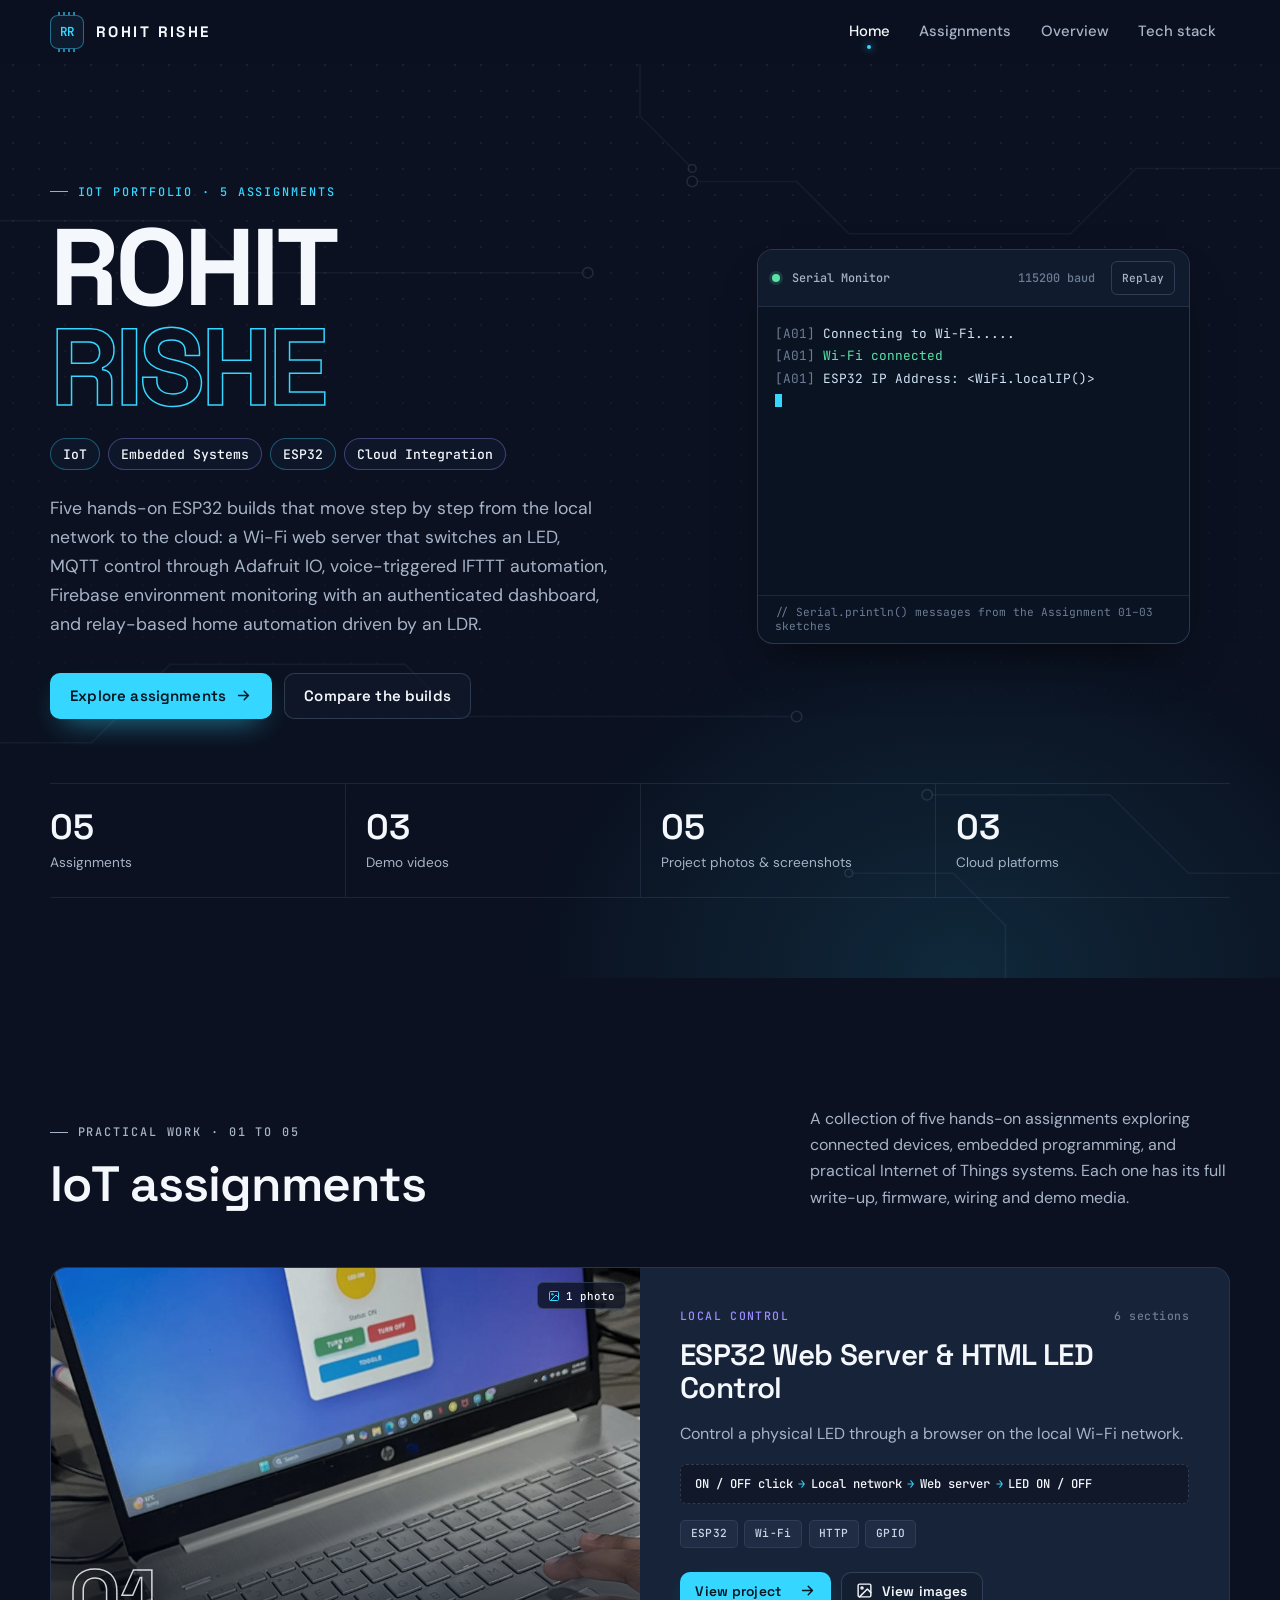
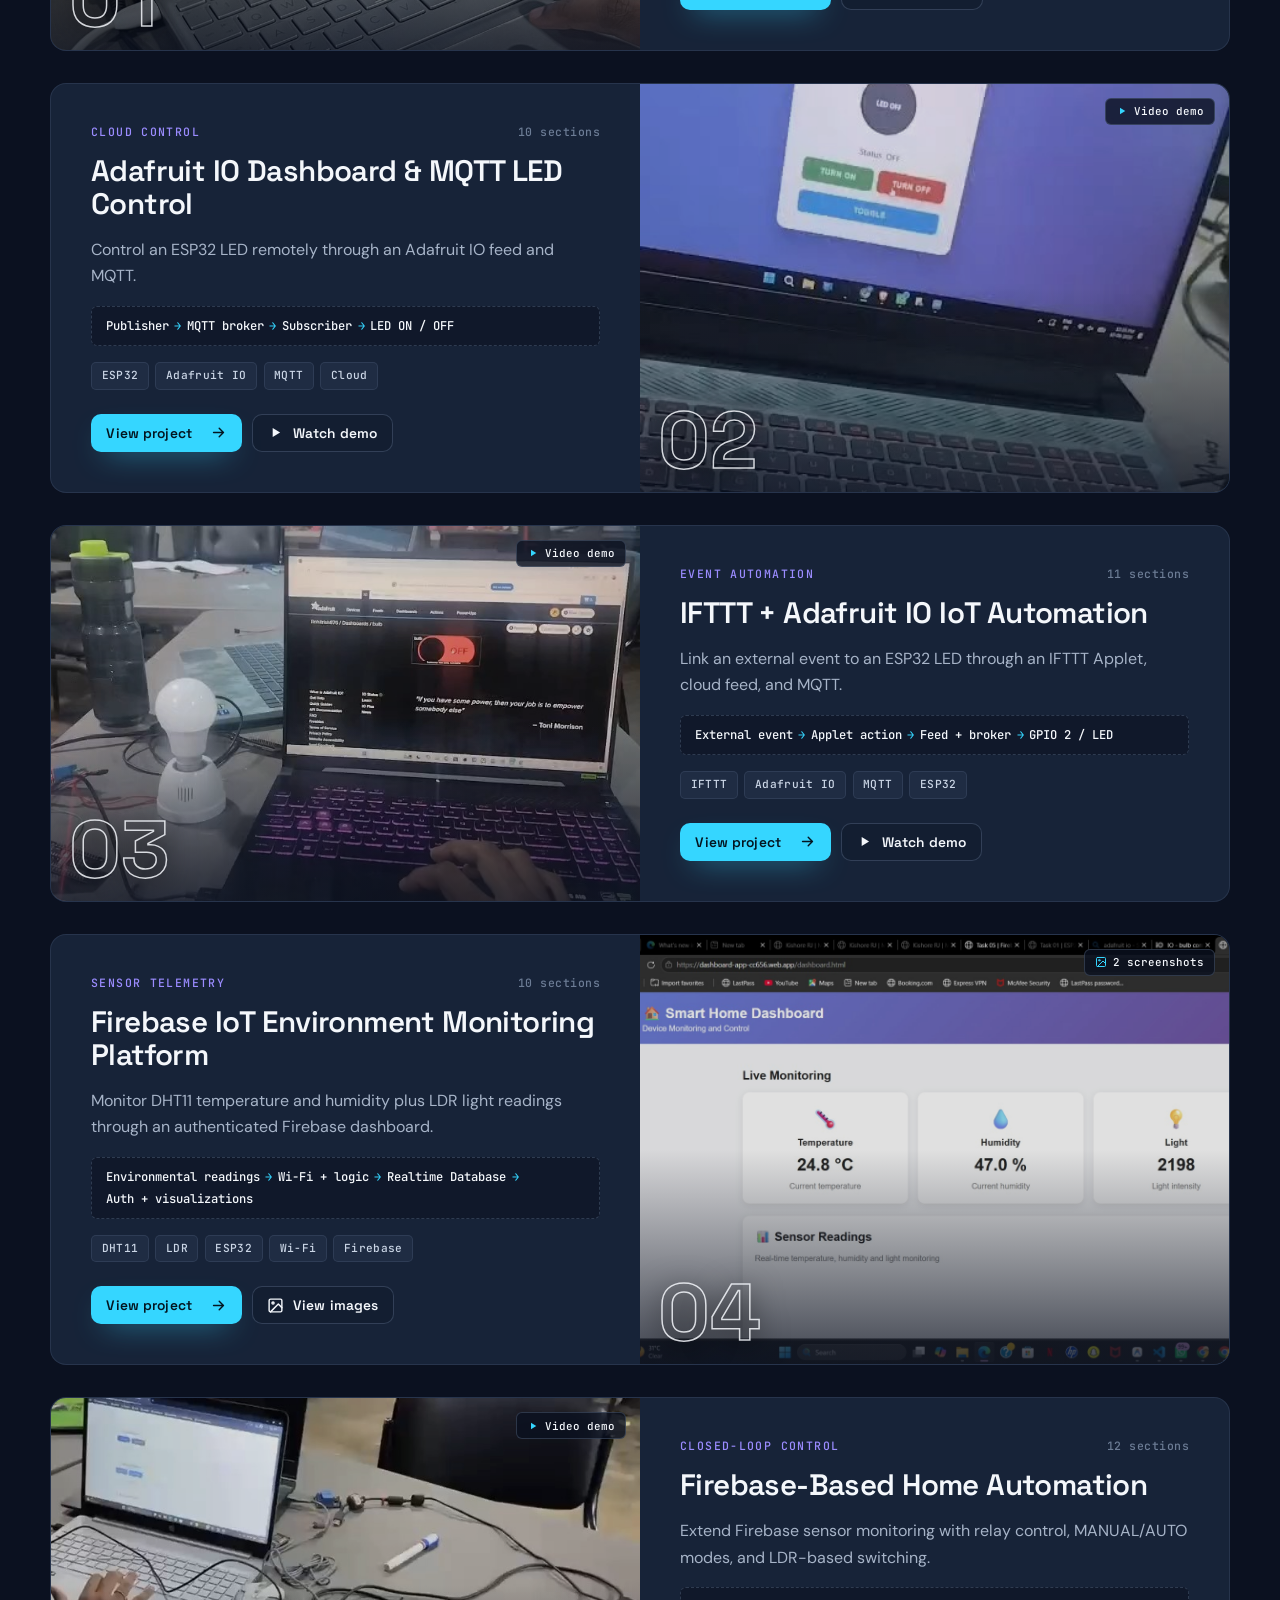
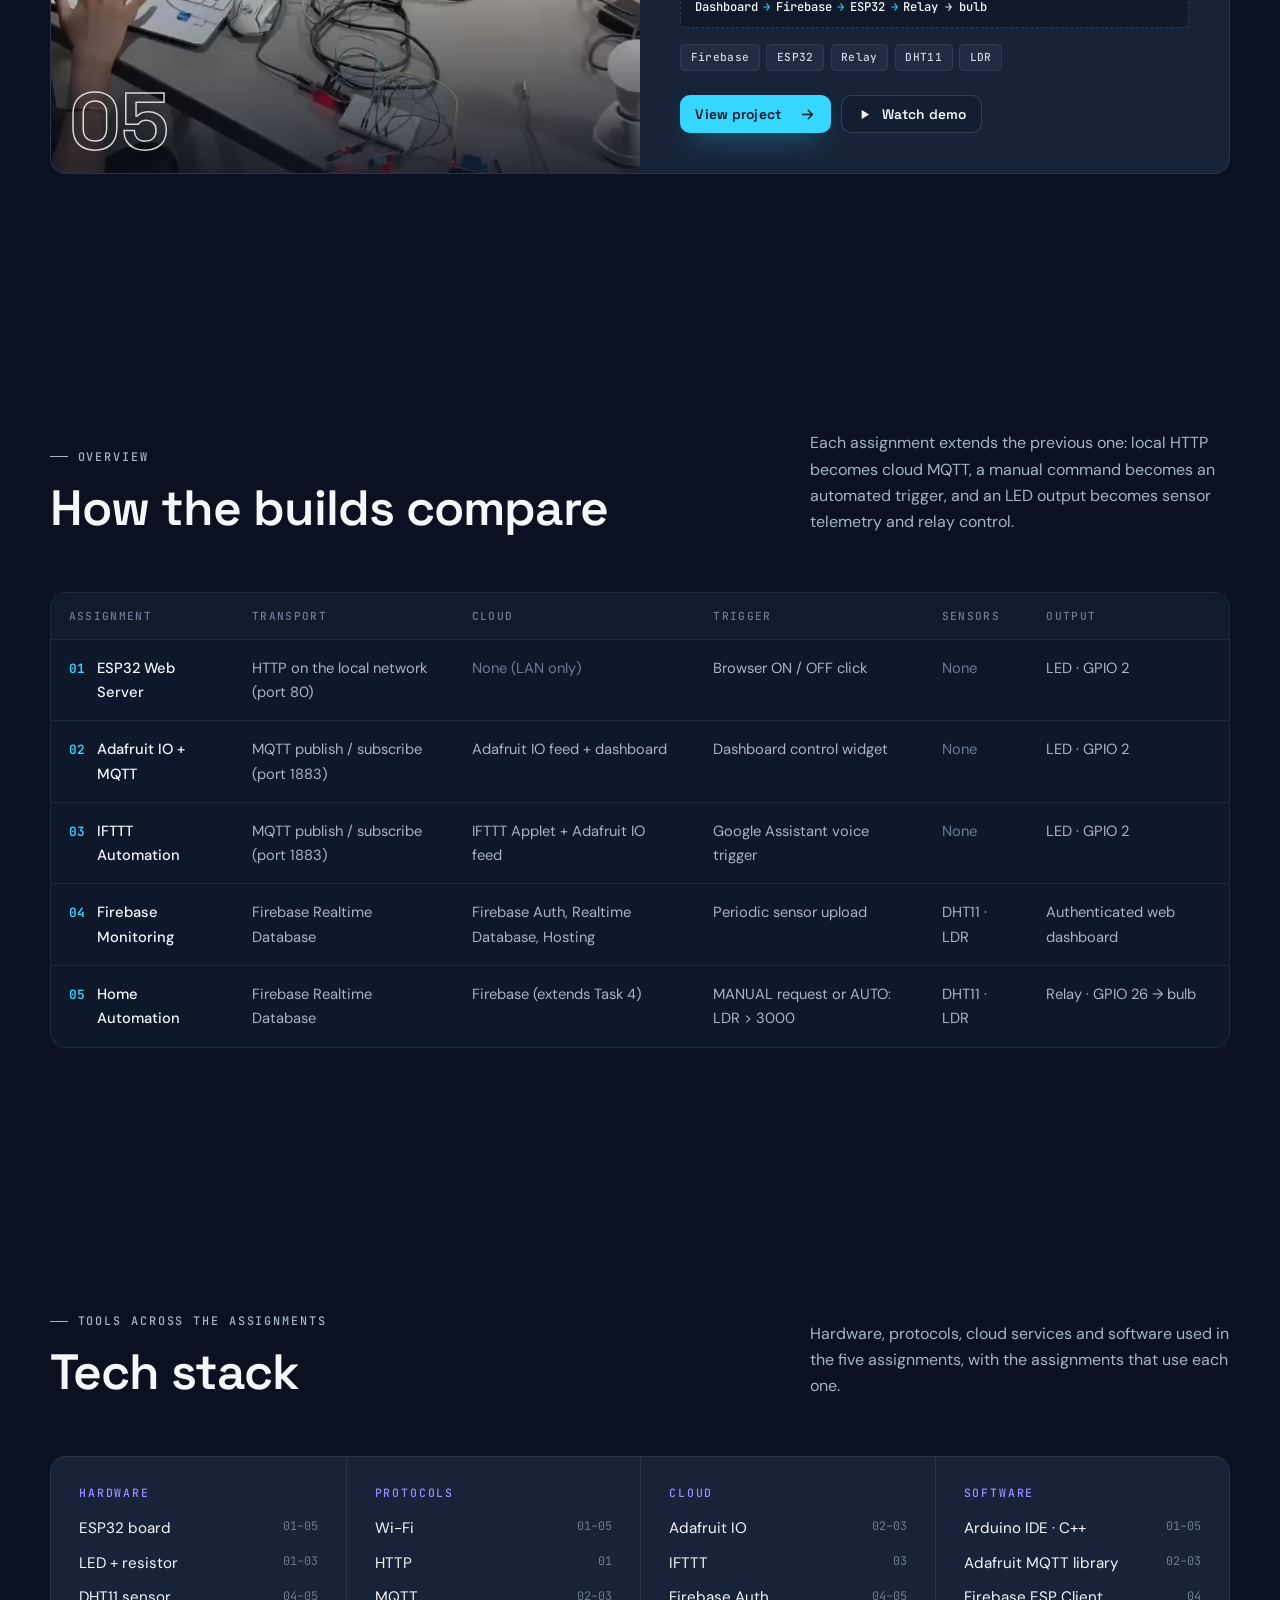
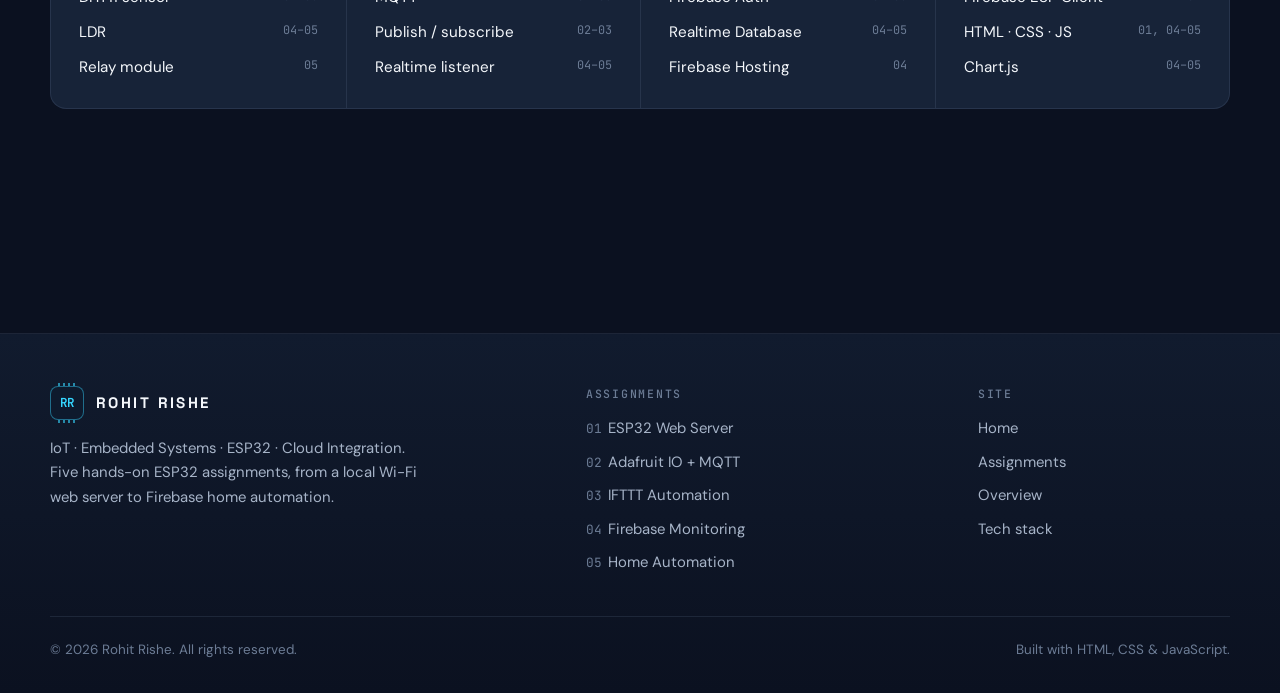
<file: index.html>
<!DOCTYPE html>
<html lang="en">
<head>
<meta charset="UTF-8" />
<meta name="viewport" content="width=device-width, initial-scale=1" />
<title>Rohit Rishe · IoT, Embedded Systems & Cloud Integration</title>
<meta name="description" content="Rohit Rishe&#x27;s IoT portfolio: five ESP32 assignments covering a local web server, MQTT with Adafruit IO, IFTTT automation, Firebase environment monitoring and Firebase home automation." />
<meta name="author" content="Rohit Rishe" />
<meta name="theme-color" content="#0B1120" />
<meta property="og:type" content="website" />
<meta property="og:title" content="Rohit Rishe · IoT, Embedded Systems & Cloud Integration" />
<meta property="og:description" content="Rohit Rishe&#x27;s IoT portfolio: five ESP32 assignments covering a local web server, MQTT with Adafruit IO, IFTTT automation, Firebase environment monitoring and Firebase home automation." />
<link rel="icon" href="assets/favicon.svg" type="image/svg+xml" />
<link rel="preconnect" href="https://fonts.googleapis.com" />
<link rel="preconnect" href="https://fonts.gstatic.com" crossorigin />
<link rel="stylesheet" href="https://fonts.googleapis.com/css2?family=DM+Sans:opsz,wght@9..40,400;9..40,500;9..40,700&family=JetBrains+Mono:wght@400;500;600&family=Space+Grotesk:wght@500;600;700&display=swap" />
<link rel="stylesheet" href="css/styles.css" />
<script>document.documentElement.classList.add("js")</script>
</head>
<body class="page-home">
<a class="skip" href="#main">Skip to content</a>
<div class="progress" aria-hidden="true"></div>
<header class="head">
  <div class="wrap head__in">
    <a class="logo" href="#home" aria-label="Rohit Rishe, home"><span class="logo__chip" aria-hidden="true">RR</span><span class="logo__name">ROHIT RISHE</span></a>
    <button class="burger" type="button" aria-expanded="false" aria-controls="menu" aria-label="Open menu"><span><i></i><i></i><i></i></span></button>
    <nav id="menu" class="menu" aria-label="Primary">
      <a href="#home" data-spy>Home</a>
      <a href="#assignments" data-spy>Assignments</a>
      <a href="#overview" data-spy>Overview</a>
      <a href="#stack" data-spy>Tech stack</a>
    </nav>
  </div>
</header>

<main id="main" tabindex="-1">
  <section class="hero" id="home" aria-labelledby="hero-title">
    <svg class="hero__traces" viewBox="0 0 1200 700" preserveAspectRatio="xMidYMid slice" aria-hidden="true">
      <path class="trace" d="M-10 120 H260 L300 160 H560" /><path class="trace-run" d="M-10 120 H260 L300 160 H560" />
      <path class="trace" d="M-10 520 H180 L240 460 H420 L460 500 H720" /><path class="trace-run v t2" d="M-10 520 H180 L240 460 H420 L460 500 H720" />
      <path class="trace" d="M1210 80 H980 L930 130 H760 L720 90 H640" /><path class="trace-run t3" d="M1210 80 H980 L930 130 H760 L720 90 H640" />
      <path class="trace" d="M1210 620 H1020 L960 560 H820" /><path class="trace-run v t4" d="M1210 620 H1020 L960 560 H820" />
      <path class="trace" d="M600 -10 V40 L640 80" /><path class="trace" d="M880 710 V660 L840 620 H760" />
      <circle class="trace-dot" cx="560" cy="160" r="4" /><circle class="trace-dot" cx="720" cy="500" r="4" />
      <circle class="trace-dot" cx="640" cy="90" r="4" /><circle class="trace-dot" cx="820" cy="560" r="4" />
      <circle class="trace-dot" cx="640" cy="80" r="3" /><circle class="trace-dot" cx="760" cy="620" r="3" />
    </svg>
    <div class="wrap">
      <div class="hero__grid">
        <div class="enter">
          <p class="kicker">IoT portfolio · 5 assignments</p>
          <h1 class="hero__name" id="hero-title">ROHIT <span>RISHE</span></h1>
          <ul class="hero__spec" aria-label="Focus areas"><li>IoT</li><li>Embedded Systems</li><li>ESP32</li><li>Cloud Integration</li></ul>
          <p class="hero__intro">Five hands-on ESP32 builds that move step by step from the local network to the cloud: a Wi-Fi web server that switches an LED, MQTT control through Adafruit IO, voice-triggered IFTTT automation, Firebase environment monitoring with an authenticated dashboard, and relay-based home automation driven by an LDR.</p>
          <div class="hero__cta">
            <a class="btn btn--solid" href="#assignments">Explore assignments <svg viewBox="0 0 24 24" fill="none" stroke="currentColor" stroke-width="2" stroke-linecap="round" stroke-linejoin="round" aria-hidden="true"><path d="M5 12h14M13 6l6 6-6 6"/></svg></a>
            <a class="btn btn--line" href="#overview">Compare the builds</a>
          </div>
        </div>
        <figure class="serial enter-2" aria-labelledby="serial-cap">
          <div class="serial__bar"><span class="serial__led" aria-hidden="true"></span><span>Serial Monitor</span><span class="serial__baud">115200 baud</span><button class="serial__replay" type="button">Replay</button></div>
          <pre class="serial__out" data-serial><span class="ln"><span class="src">[A01]</span> <span class="">Connecting to Wi-Fi.....</span></span><span class="ln"><span class="src">[A01]</span> <span class="ok">Wi-Fi connected</span></span><span class="ln"><span class="src">[A01]</span> <span class="">ESP32 IP Address: &lt;WiFi.localIP()&gt;</span></span><span class="ln"><span class="src">[A02]</span> <span class="">Connecting to Adafruit IO...</span></span><span class="ln"><span class="src">[A02]</span> <span class="ok">Connected to Adafruit IO</span></span><span class="ln"><span class="src">[A02]</span> <span class="rx">Received: ON</span></span><span class="ln"><span class="src">[A02]</span> <span class="led">LED ON</span></span><span class="ln"><span class="src">[A03]</span> <span class="rx">Received: OFF</span></span><span class="ln"><span class="src">[A03]</span> <span class="led">LED OFF</span></span></pre>
          <figcaption class="serial__foot" id="serial-cap">// Serial.println() messages from the Assignment 01–03 sketches</figcaption>
        </figure>
      </div>
      <div class="metrics" role="list">
        <div class="metric" role="listitem"><b>05</b><span>Assignments</span></div>
        <div class="metric" role="listitem"><b>03</b><span>Demo videos</span></div>
        <div class="metric" role="listitem"><b>05</b><span>Project photos &amp; screenshots</span></div>
        <div class="metric" role="listitem"><b>03</b><span>Cloud platforms</span></div>
      </div>
    </div>
    <script type="application/json" id="serial-lines">[{"src": "A01", "text": "Connecting to Wi-Fi.....", "type": true, "pause": 300}, {"src": "A01", "text": "Wi-Fi connected", "kind": "ok"}, {"src": "A01", "text": "ESP32 IP Address: <WiFi.localIP()>", "pause": 650}, {"src": "A02", "text": "Connecting to Adafruit IO...", "type": true, "pause": 300}, {"src": "A02", "text": "Connected to Adafruit IO", "kind": "ok"}, {"src": "A02", "text": "Received: ON", "kind": "rx"}, {"src": "A02", "text": "LED ON", "kind": "led", "pause": 900}, {"src": "A03", "text": "Received: OFF", "kind": "rx"}, {"src": "A03", "text": "LED OFF", "kind": "led"}]</script>
  </section>

  <section class="section" id="assignments" aria-labelledby="assignments-title">
    <div class="wrap">
      <div class="section__head reveal">
        <div><p class="kicker">Practical work · 01 to 05</p><h2 id="assignments-title">IoT assignments</h2></div>
        <p>A collection of five hands-on assignments exploring connected devices, embedded programming, and practical Internet of Things systems. Each one has its full write-up, firmware, wiring and demo media.</p>
      </div>
      <div class="cases">
        <article class="case reveal" style="--fp: 50% 20%">
          <div class="case__media">
            <img src="assets/images/a01-esp32-led-controller.jpeg" alt="Assignment 01 project image" loading="lazy" decoding="async" />
            <span class="case__flag"><svg viewBox="0 0 24 24" fill="none" stroke="currentColor" stroke-width="2" stroke-linecap="round" stroke-linejoin="round" aria-hidden="true"><rect x="3" y="3" width="18" height="18" rx="2"/><circle cx="8.5" cy="8.5" r="1.5"/><path d="m21 15-5-5L5 21"/></svg> 1 photo</span>
            <span class="case__index" aria-hidden="true">01</span>
          </div>
          <div class="case__body">
            <p class="case__meta"><span>Local control</span><span>6 sections</span></p>
            <h3><a href="assignment-01.html">ESP32 Web Server &amp; HTML LED Control</a></h3>
            <p class="case__desc">Control a physical LED through a browser on the local Wi-Fi network.</p>
            <p class="case__path"><span class="sr-only">Signal path: </span><b>ON / OFF click</b> <i aria-hidden="true">&rarr;</i> <b>Local network</b> <i aria-hidden="true">&rarr;</i> <b>Web server</b> <i aria-hidden="true">&rarr;</i> <b>LED ON / OFF</b></p>
            <ul class="chips" aria-label="Technologies"><li class="chip">ESP32</li><li class="chip">Wi-Fi</li><li class="chip">HTTP</li><li class="chip">GPIO</li></ul>
            <div class="case__actions">
              <a class="btn btn--solid btn--sm" href="assignment-01.html">View project<span class="sr-only">: assignment 01</span> <svg viewBox="0 0 24 24" fill="none" stroke="currentColor" stroke-width="2" stroke-linecap="round" stroke-linejoin="round" aria-hidden="true"><path d="M5 12h14M13 6l6 6-6 6"/></svg></a>
              <a class="btn btn--line btn--sm" href="assignment-01.html#evidence"><svg viewBox="0 0 24 24" fill="none" stroke="currentColor" stroke-width="2" stroke-linecap="round" stroke-linejoin="round" aria-hidden="true"><rect x="3" y="3" width="18" height="18" rx="2"/><circle cx="8.5" cy="8.5" r="1.5"/><path d="m21 15-5-5L5 21"/></svg> View images</a>
            </div>
          </div>
        </article>
        <article class="case reveal" style="--fp: 50% 18%">
          <div class="case__media">
            <img src="assets/images/a02-rohit-cover.jpg" alt="Assignment 02 project image" loading="lazy" decoding="async" />
            <span class="case__flag"><svg viewBox="0 0 24 24" fill="currentColor" aria-hidden="true"><path d="M8 5.5v13l10.5-6.5z"/></svg> Video demo</span>
            <span class="case__index" aria-hidden="true">02</span>
          </div>
          <div class="case__body">
            <p class="case__meta"><span>Cloud control</span><span>10 sections</span></p>
            <h3><a href="assignment-02.html">Adafruit IO Dashboard &amp; MQTT LED Control</a></h3>
            <p class="case__desc">Control an ESP32 LED remotely through an Adafruit IO feed and MQTT.</p>
            <p class="case__path"><span class="sr-only">Signal path: </span><b>Publisher</b> <i aria-hidden="true">&rarr;</i> <b>MQTT broker</b> <i aria-hidden="true">&rarr;</i> <b>Subscriber</b> <i aria-hidden="true">&rarr;</i> <b>LED ON / OFF</b></p>
            <ul class="chips" aria-label="Technologies"><li class="chip">ESP32</li><li class="chip">Adafruit IO</li><li class="chip">MQTT</li><li class="chip">Cloud</li></ul>
            <div class="case__actions">
              <a class="btn btn--solid btn--sm" href="assignment-02.html">View project<span class="sr-only">: assignment 02</span> <svg viewBox="0 0 24 24" fill="none" stroke="currentColor" stroke-width="2" stroke-linecap="round" stroke-linejoin="round" aria-hidden="true"><path d="M5 12h14M13 6l6 6-6 6"/></svg></a>
              <a class="btn btn--line btn--sm" href="assignment-02.html#video"><svg viewBox="0 0 24 24" fill="currentColor" aria-hidden="true"><path d="M8 5.5v13l10.5-6.5z"/></svg> Watch demo</a>
            </div>
          </div>
        </article>
        <article class="case reveal" style="--fp: 40% 50%">
          <div class="case__media">
            <img src="assets/images/a03-rohit-cover.jpg" alt="Assignment 03 project image" loading="lazy" decoding="async" />
            <span class="case__flag"><svg viewBox="0 0 24 24" fill="currentColor" aria-hidden="true"><path d="M8 5.5v13l10.5-6.5z"/></svg> Video demo</span>
            <span class="case__index" aria-hidden="true">03</span>
          </div>
          <div class="case__body">
            <p class="case__meta"><span>Event automation</span><span>11 sections</span></p>
            <h3><a href="assignment-03.html">IFTTT + Adafruit IO IoT Automation</a></h3>
            <p class="case__desc">Link an external event to an ESP32 LED through an IFTTT Applet, cloud feed, and MQTT.</p>
            <p class="case__path"><span class="sr-only">Signal path: </span><b>External event</b> <i aria-hidden="true">&rarr;</i> <b>Applet action</b> <i aria-hidden="true">&rarr;</i> <b>Feed + broker</b> <i aria-hidden="true">&rarr;</i> <b>GPIO 2 / LED</b></p>
            <ul class="chips" aria-label="Technologies"><li class="chip">IFTTT</li><li class="chip">Adafruit IO</li><li class="chip">MQTT</li><li class="chip">ESP32</li></ul>
            <div class="case__actions">
              <a class="btn btn--solid btn--sm" href="assignment-03.html">View project<span class="sr-only">: assignment 03</span> <svg viewBox="0 0 24 24" fill="none" stroke="currentColor" stroke-width="2" stroke-linecap="round" stroke-linejoin="round" aria-hidden="true"><path d="M5 12h14M13 6l6 6-6 6"/></svg></a>
              <a class="btn btn--line btn--sm" href="assignment-03.html#evidence"><svg viewBox="0 0 24 24" fill="currentColor" aria-hidden="true"><path d="M8 5.5v13l10.5-6.5z"/></svg> Watch demo</a>
            </div>
          </div>
        </article>
        <article class="case reveal" style="--fp: 10% 35%">
          <div class="case__media">
            <img src="assets/images/a04-firebase-dashboard.jpeg" alt="Assignment 04 project image" loading="lazy" decoding="async" />
            <span class="case__flag"><svg viewBox="0 0 24 24" fill="none" stroke="currentColor" stroke-width="2" stroke-linecap="round" stroke-linejoin="round" aria-hidden="true"><rect x="3" y="3" width="18" height="18" rx="2"/><circle cx="8.5" cy="8.5" r="1.5"/><path d="m21 15-5-5L5 21"/></svg> 2 screenshots</span>
            <span class="case__index" aria-hidden="true">04</span>
          </div>
          <div class="case__body">
            <p class="case__meta"><span>Sensor telemetry</span><span>10 sections</span></p>
            <h3><a href="assignment-04.html">Firebase IoT Environment Monitoring Platform</a></h3>
            <p class="case__desc">Monitor DHT11 temperature and humidity plus LDR light readings through an authenticated Firebase dashboard.</p>
            <p class="case__path"><span class="sr-only">Signal path: </span><b>Environmental readings</b> <i aria-hidden="true">&rarr;</i> <b>Wi-Fi + logic</b> <i aria-hidden="true">&rarr;</i> <b>Realtime Database</b> <i aria-hidden="true">&rarr;</i> <b>Auth + visualizations</b></p>
            <ul class="chips" aria-label="Technologies"><li class="chip">DHT11</li><li class="chip">LDR</li><li class="chip">ESP32</li><li class="chip">Wi-Fi</li><li class="chip">Firebase</li></ul>
            <div class="case__actions">
              <a class="btn btn--solid btn--sm" href="assignment-04.html">View project<span class="sr-only">: assignment 04</span> <svg viewBox="0 0 24 24" fill="none" stroke="currentColor" stroke-width="2" stroke-linecap="round" stroke-linejoin="round" aria-hidden="true"><path d="M5 12h14M13 6l6 6-6 6"/></svg></a>
              <a class="btn btn--line btn--sm" href="assignment-04.html#evidence"><svg viewBox="0 0 24 24" fill="none" stroke="currentColor" stroke-width="2" stroke-linecap="round" stroke-linejoin="round" aria-hidden="true"><rect x="3" y="3" width="18" height="18" rx="2"/><circle cx="8.5" cy="8.5" r="1.5"/><path d="m21 15-5-5L5 21"/></svg> View images</a>
            </div>
          </div>
        </article>
        <article class="case reveal" style="--fp: 30% 50%">
          <div class="case__media">
            <img src="assets/images/a05-rohit-cover.jpg" alt="Assignment 05 project image" loading="lazy" decoding="async" />
            <span class="case__flag"><svg viewBox="0 0 24 24" fill="currentColor" aria-hidden="true"><path d="M8 5.5v13l10.5-6.5z"/></svg> Video demo</span>
            <span class="case__index" aria-hidden="true">05</span>
          </div>
          <div class="case__body">
            <p class="case__meta"><span>Closed-loop control</span><span>12 sections</span></p>
            <h3><a href="assignment-05.html">Firebase-Based Home Automation</a></h3>
            <p class="case__desc">Extend Firebase sensor monitoring with relay control, MANUAL/AUTO modes, and LDR-based switching.</p>
            <p class="case__path"><span class="sr-only">Signal path: </span><b>Dashboard</b> <i aria-hidden="true">&rarr;</i> <b>Firebase</b> <i aria-hidden="true">&rarr;</i> <b>ESP32</b> <i aria-hidden="true">&rarr;</i> <b>Relay → bulb</b></p>
            <ul class="chips" aria-label="Technologies"><li class="chip">Firebase</li><li class="chip">ESP32</li><li class="chip">Relay</li><li class="chip">DHT11</li><li class="chip">LDR</li></ul>
            <div class="case__actions">
              <a class="btn btn--solid btn--sm" href="assignment-05.html">View project<span class="sr-only">: assignment 05</span> <svg viewBox="0 0 24 24" fill="none" stroke="currentColor" stroke-width="2" stroke-linecap="round" stroke-linejoin="round" aria-hidden="true"><path d="M5 12h14M13 6l6 6-6 6"/></svg></a>
              <a class="btn btn--line btn--sm" href="assignment-05.html#evidence"><svg viewBox="0 0 24 24" fill="currentColor" aria-hidden="true"><path d="M8 5.5v13l10.5-6.5z"/></svg> Watch demo</a>
            </div>
          </div>
        </article>
      </div>
    </div>
  </section>

  <section class="section" id="overview" aria-labelledby="overview-title">
    <div class="wrap">
      <div class="section__head reveal">
        <div><p class="kicker">Overview</p><h2 id="overview-title">How the builds compare</h2></div>
        <p>Each assignment extends the previous one: local HTTP becomes cloud MQTT, a manual command becomes an automated trigger, and an LED output becomes sensor telemetry and relay control.</p>
      </div>
      <div class="matrix-wrap reveal">
        <table class="matrix">
          <caption class="sr-only">Transport, cloud services, trigger, sensors and output used by each assignment</caption>
          <thead><tr><th scope="col">Assignment</th><th scope="col">Transport</th><th scope="col">Cloud</th><th scope="col">Trigger</th><th scope="col">Sensors</th><th scope="col">Output</th></tr></thead>
          <tbody>
            <tr><th scope="row"><a href="assignment-01.html"><span>01</span>ESP32 Web Server</a></th><td data-label="Transport">HTTP on the local network (port 80)</td><td data-label="Cloud"><span class="none">None (LAN only)</span></td><td data-label="Trigger">Browser ON / OFF click</td><td data-label="Sensors"><span class="none">None</span></td><td data-label="Output">LED · GPIO 2</td></tr>
            <tr><th scope="row"><a href="assignment-02.html"><span>02</span>Adafruit IO + MQTT</a></th><td data-label="Transport">MQTT publish / subscribe (port 1883)</td><td data-label="Cloud">Adafruit IO feed + dashboard</td><td data-label="Trigger">Dashboard control widget</td><td data-label="Sensors"><span class="none">None</span></td><td data-label="Output">LED · GPIO 2</td></tr>
            <tr><th scope="row"><a href="assignment-03.html"><span>03</span>IFTTT Automation</a></th><td data-label="Transport">MQTT publish / subscribe (port 1883)</td><td data-label="Cloud">IFTTT Applet + Adafruit IO feed</td><td data-label="Trigger">Google Assistant voice trigger</td><td data-label="Sensors"><span class="none">None</span></td><td data-label="Output">LED · GPIO 2</td></tr>
            <tr><th scope="row"><a href="assignment-04.html"><span>04</span>Firebase Monitoring</a></th><td data-label="Transport">Firebase Realtime Database</td><td data-label="Cloud">Firebase Auth, Realtime Database, Hosting</td><td data-label="Trigger">Periodic sensor upload</td><td data-label="Sensors">DHT11 · LDR</td><td data-label="Output">Authenticated web dashboard</td></tr>
            <tr><th scope="row"><a href="assignment-05.html"><span>05</span>Home Automation</a></th><td data-label="Transport">Firebase Realtime Database</td><td data-label="Cloud">Firebase (extends Task 4)</td><td data-label="Trigger">MANUAL request or AUTO: LDR &gt; 3000</td><td data-label="Sensors">DHT11 · LDR</td><td data-label="Output">Relay · GPIO 26 → bulb</td></tr>
          </tbody>
        </table>
      </div>
    </div>
  </section>

  <section class="section" id="stack" aria-labelledby="stack-title">
    <div class="wrap">
      <div class="section__head reveal">
        <div><p class="kicker">Tools across the assignments</p><h2 id="stack-title">Tech stack</h2></div>
        <p>Hardware, protocols, cloud services and software used in the five assignments, with the assignments that use each one.</p>
      </div>
      <div class="stack reveal">
        <div class="stack__col"><h3>Hardware</h3><ul><li>ESP32 board <small>01–05</small></li><li>LED + resistor <small>01–03</small></li><li>DHT11 sensor <small>04–05</small></li><li>LDR <small>04–05</small></li><li>Relay module <small>05</small></li></ul></div>
        <div class="stack__col"><h3>Protocols</h3><ul><li>Wi-Fi <small>01–05</small></li><li>HTTP <small>01</small></li><li>MQTT <small>02–03</small></li><li>Publish / subscribe <small>02–03</small></li><li>Realtime listener <small>04–05</small></li></ul></div>
        <div class="stack__col"><h3>Cloud</h3><ul><li>Adafruit IO <small>02–03</small></li><li>IFTTT <small>03</small></li><li>Firebase Auth <small>04–05</small></li><li>Realtime Database <small>04–05</small></li><li>Firebase Hosting <small>04</small></li></ul></div>
        <div class="stack__col"><h3>Software</h3><ul><li>Arduino IDE · C++ <small>01–05</small></li><li>Adafruit MQTT library <small>02–03</small></li><li>Firebase ESP Client <small>04</small></li><li>HTML · CSS · JS <small>01, 04–05</small></li><li>Chart.js <small>04–05</small></li></ul></div>
      </div>
    </div>
  </section>
</main>

<footer class="foot">
  <div class="wrap">
    <div class="foot__grid">
      <div class="foot__about">
        <a class="logo" href="#home"><span class="logo__chip" aria-hidden="true">RR</span><span class="logo__name">ROHIT RISHE</span></a>
        <p>IoT · Embedded Systems · ESP32 · Cloud Integration. Five hands-on ESP32 assignments, from a local Wi-Fi web server to Firebase home automation.</p>
      </div>
      <nav aria-label="Assignments">
        <h2>Assignments</h2>
        <ul>
          <li><a href="assignment-01.html"><span>01</span>ESP32 Web Server</a></li>
          <li><a href="assignment-02.html"><span>02</span>Adafruit IO + MQTT</a></li>
          <li><a href="assignment-03.html"><span>03</span>IFTTT Automation</a></li>
          <li><a href="assignment-04.html"><span>04</span>Firebase Monitoring</a></li>
          <li><a href="assignment-05.html"><span>05</span>Home Automation</a></li>
        </ul>
      </nav>
      <nav aria-label="Site">
        <h2>Site</h2>
        <ul>
          <li><a href="#home">Home</a></li>
          <li><a href="#assignments">Assignments</a></li>
          <li><a href="#overview">Overview</a></li>
          <li><a href="#stack">Tech stack</a></li>
        </ul>
      </nav>
    </div>
    <div class="foot__base"><span>&copy; <span data-year>2026</span> Rohit Rishe. All rights reserved.</span><span>Built with HTML, CSS &amp; JavaScript.</span></div>
  </div>
</footer>
<button class="totop" type="button" aria-label="Back to top"><svg viewBox="0 0 24 24" fill="none" stroke="currentColor" stroke-width="2" stroke-linecap="round" stroke-linejoin="round" aria-hidden="true"><path d="M12 19V5M5 12l7-7 7 7"/></svg><svg class="totop__ring" viewBox="0 0 50 50" aria-hidden="true"><circle cx="25" cy="25" r="23"/></svg></button>
<script src="js/main.js" defer></script>
</body>
</html>
</file>
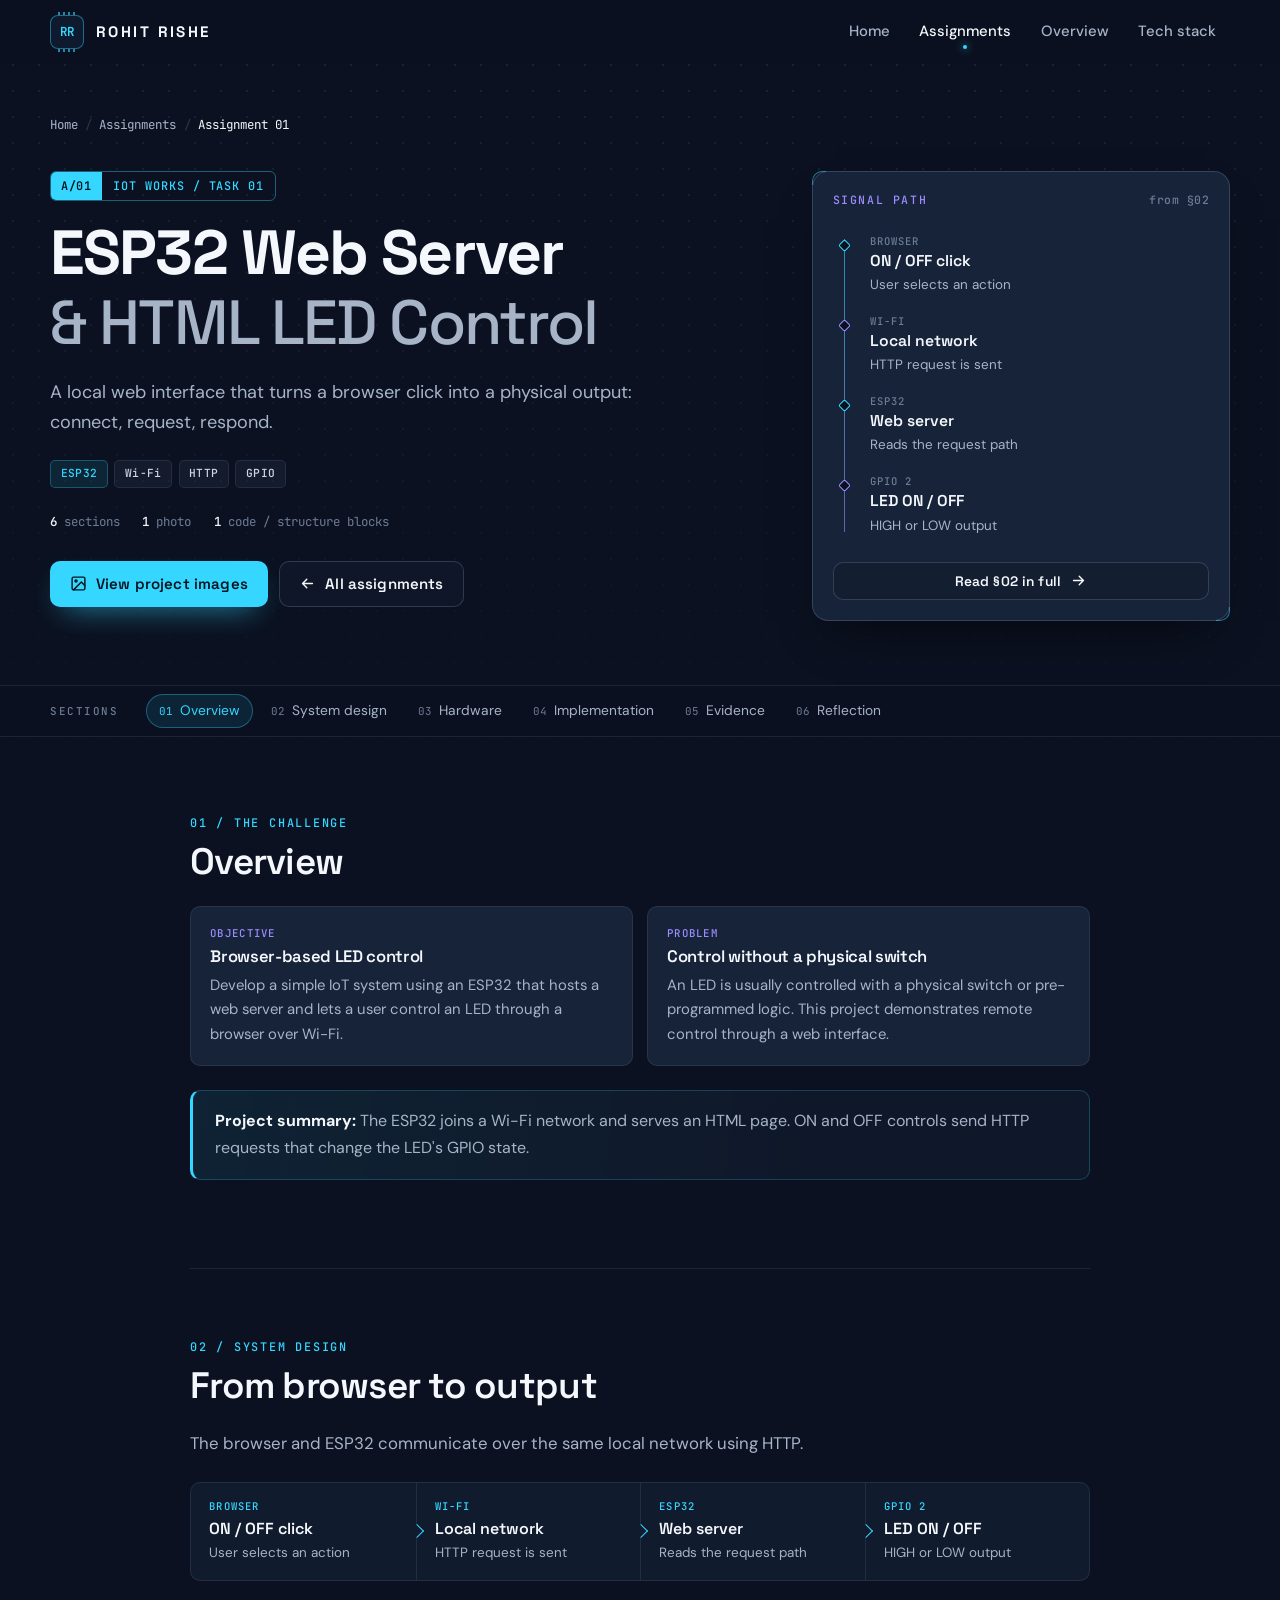
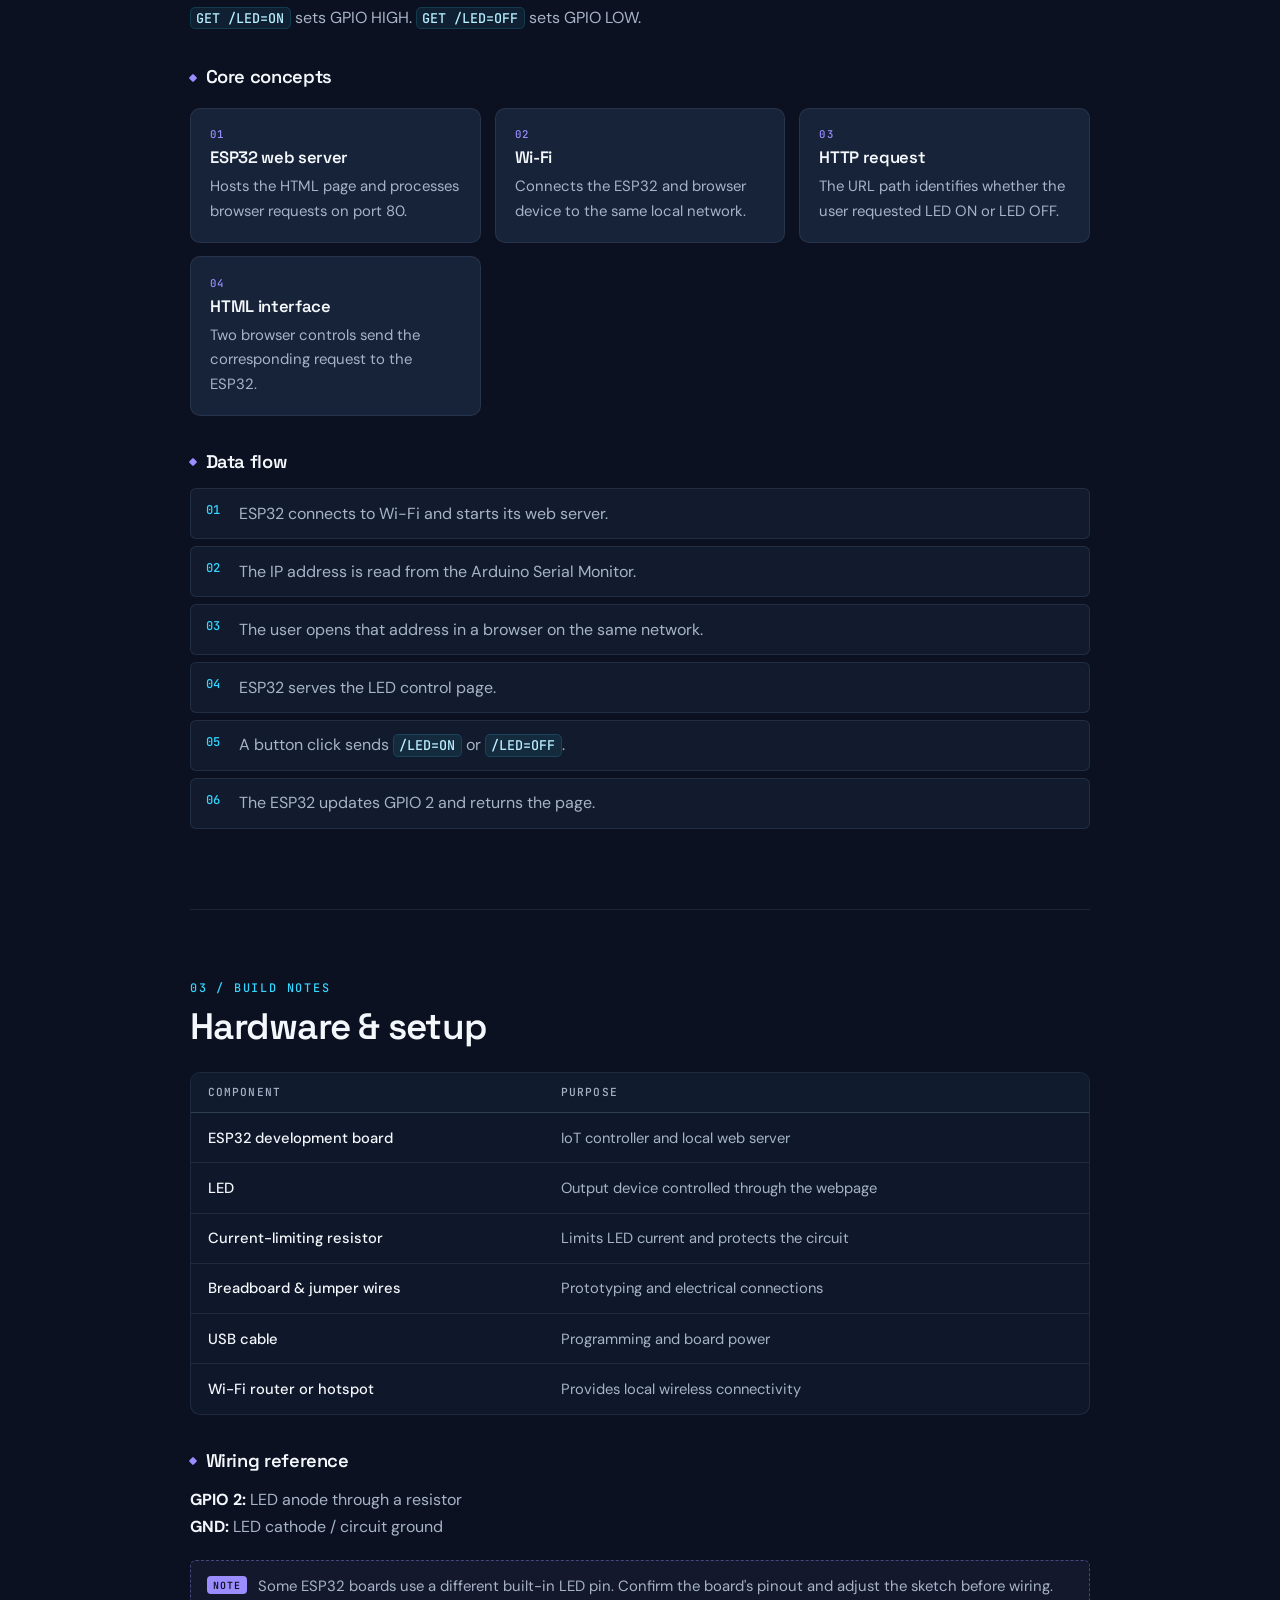
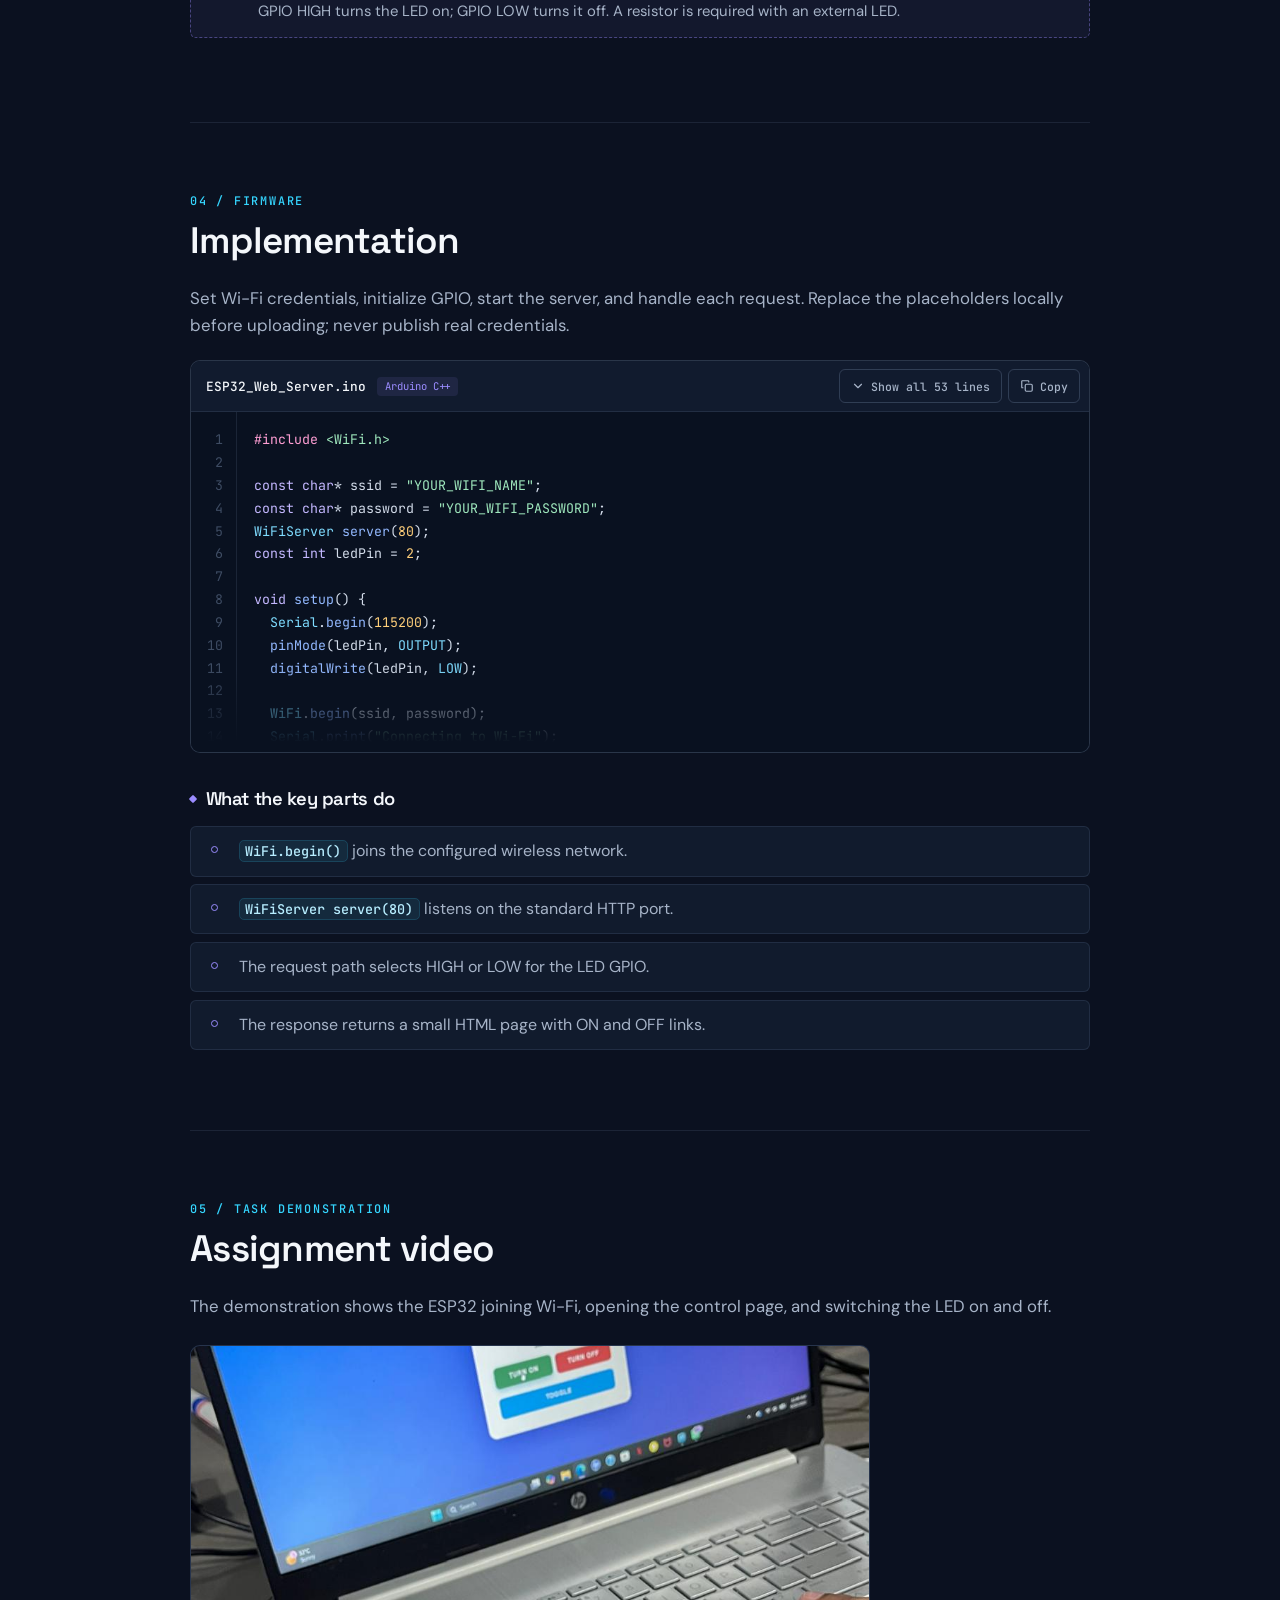
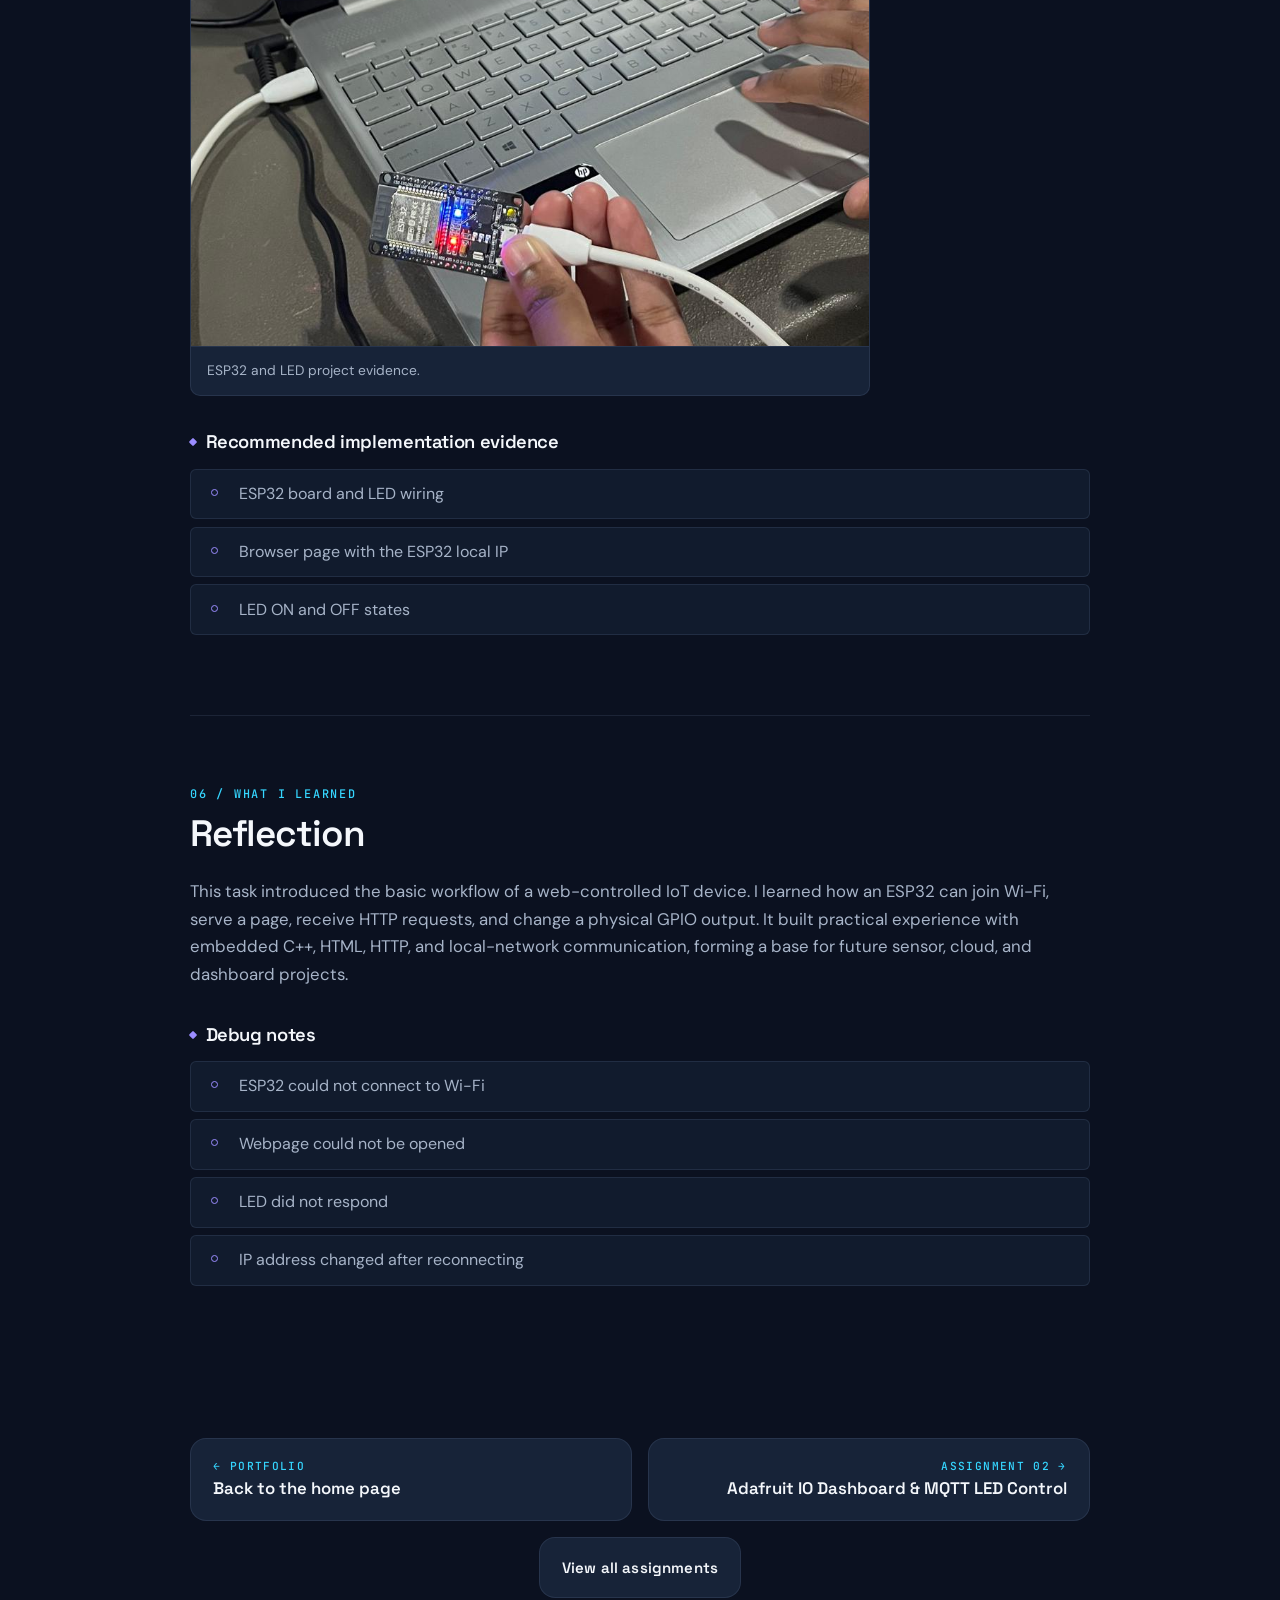
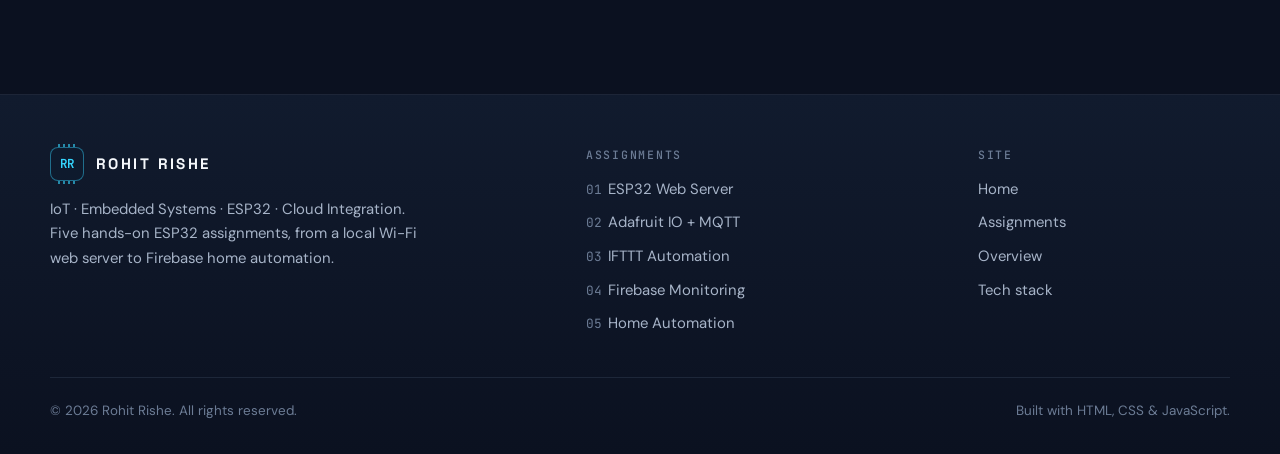
<file: assignment-01.html>
<!DOCTYPE html>
<html lang="en">
<head>
<meta charset="UTF-8" />
<meta name="viewport" content="width=device-width, initial-scale=1" />
<title>ESP32 Web Server &amp; HTML LED Control · Assignment 01 · Rohit Rishe</title>
<meta name="description" content="An ESP32 hosts a local web page that controls an LED over Wi-Fi using HTTP requests and GPIO." />
<meta name="author" content="Rohit Rishe" />
<meta name="theme-color" content="#0B1120" />
<meta property="og:type" content="website" />
<meta property="og:title" content="ESP32 Web Server &amp; HTML LED Control · Assignment 01 · Rohit Rishe" />
<meta property="og:description" content="An ESP32 hosts a local web page that controls an LED over Wi-Fi using HTTP requests and GPIO." />
<link rel="icon" href="assets/favicon.svg" type="image/svg+xml" />
<link rel="preconnect" href="https://fonts.googleapis.com" />
<link rel="preconnect" href="https://fonts.gstatic.com" crossorigin />
<link rel="stylesheet" href="https://fonts.googleapis.com/css2?family=DM+Sans:opsz,wght@9..40,400;9..40,500;9..40,700&family=JetBrains+Mono:wght@400;500;600&family=Space+Grotesk:wght@500;600;700&display=swap" />
<link rel="stylesheet" href="css/styles.css" />
<script>document.documentElement.classList.add("js")</script>
</head>
<body class="page-detail">
<a class="skip" href="#main">Skip to content</a>
<div class="progress" aria-hidden="true"></div>
<header class="head">
  <div class="wrap head__in">
    <a class="logo" href="index.html" aria-label="Rohit Rishe, home"><span class="logo__chip" aria-hidden="true">RR</span><span class="logo__name">ROHIT RISHE</span></a>
    <button class="burger" type="button" aria-expanded="false" aria-controls="menu" aria-label="Open menu"><span><i></i><i></i><i></i></span></button>
    <nav id="menu" class="menu" aria-label="Primary">
      <a href="index.html#home">Home</a>
      <a href="index.html#assignments" class="is-on" aria-current="page">Assignments</a>
      <a href="index.html#overview">Overview</a>
      <a href="index.html#stack">Tech stack</a>
    </nav>
  </div>
</header>

<main id="main" tabindex="-1">
  <section class="dhero" aria-labelledby="title">
    <div class="wrap">
      <ol class="crumbs" aria-label="Breadcrumb">
        <li><a href="index.html#home">Home</a></li>
        <li><a href="index.html#assignments">Assignments</a></li>
        <li><span aria-current="page">Assignment 01</span></li>
      </ol>
      <div class="dhero__grid">
        <div class="enter">
          <p class="dhero__tag"><b>A/01</b><span>IoT works / Task 01</span></p>
          <h1 id="title">ESP32 Web Server <span>&amp; HTML LED Control</span></h1>
          <p class="dhero__lead">A local web interface that turns a browser click into a physical output: connect, request, respond.</p>
          <ul class="chips" aria-label="Technologies"><li class="chip chip--hi">ESP32</li><li class="chip">Wi-Fi</li><li class="chip">HTTP</li><li class="chip">GPIO</li></ul>
          <ul class="dhero__facts"><li><b>6</b> sections</li><li><b>1</b> photo</li><li><b>1</b> code / structure blocks</li></ul>
          <div class="dhero__cta">
            <a class="btn btn--solid" href="#evidence"><svg viewBox="0 0 24 24" fill="none" stroke="currentColor" stroke-width="2" stroke-linecap="round" stroke-linejoin="round" aria-hidden="true"><rect x="3" y="3" width="18" height="18" rx="2"/><circle cx="8.5" cy="8.5" r="1.5"/><path d="m21 15-5-5L5 21"/></svg> View project images</a>
            <a class="btn btn--line" href="index.html#assignments"><svg viewBox="0 0 24 24" fill="none" stroke="currentColor" stroke-width="2" stroke-linecap="round" stroke-linejoin="round" aria-hidden="true"><path d="M19 12H5M11 18l-6-6 6-6"/></svg> All assignments</a>
          </div>
        </div>
        <aside class="sigpath bracket enter-2" aria-labelledby="sigpath-title">
          <h2 id="sigpath-title">Signal path <span>from §02</span></h2>
          <ol>
            <li><div><small>Browser</small><strong>ON / OFF click</strong><p>User selects an action</p></div></li>
            <li><div><small>Wi-Fi</small><strong>Local network</strong><p>HTTP request is sent</p></div></li>
            <li><div><small>ESP32</small><strong>Web server</strong><p>Reads the request path</p></div></li>
            <li><div><small>GPIO 2</small><strong>LED ON / OFF</strong><p>HIGH or LOW output</p></div></li>
          </ol>
          <a class="btn btn--line btn--sm" href="#system">Read §02 in full <svg viewBox="0 0 24 24" fill="none" stroke="currentColor" stroke-width="2" stroke-linecap="round" stroke-linejoin="round" aria-hidden="true"><path d="M5 12h14M13 6l6 6-6 6"/></svg></a>
        </aside>
      </div>
    </div>
  </section>

  <nav class="tabs" aria-label="Sections on this page">
    <div class="wrap tabs__in">
      <span class="tabs__label">Sections</span>
      <div class="tabs__track">
        <ol>
          <li><a href="#overview"><span>01</span>Overview</a></li>
          <li><a href="#system"><span>02</span>System design</a></li>
          <li><a href="#hardware"><span>03</span>Hardware</a></li>
          <li><a href="#implementation"><span>04</span>Implementation</a></li>
          <li><a href="#evidence"><span>05</span>Evidence</a></li>
          <li><a href="#reflection"><span>06</span>Reflection</a></li>
        </ol>
      </div>
    </div>
  </nav>

  <article class="article" aria-labelledby="title">
      <section class="sec" id="overview">
      <div class="sec-head"><span>01 / THE CHALLENGE</span><h2>Overview</h2></div>
      <div class="tiles">
        <div class="tile"><span>OBJECTIVE</span><h3>Browser-based LED control</h3><p>Develop a simple IoT system using an ESP32 that hosts a web server and lets a user control an LED through a browser over Wi-Fi.</p></div>
        <div class="tile"><span>PROBLEM</span><h3>Control without a physical switch</h3><p>An LED is usually controlled with a physical switch or pre-programmed logic. This project demonstrates remote control through a web interface.</p></div>
      </div>
      <p class="callout"><strong>Project summary:</strong> The ESP32 joins a Wi-Fi network and serves an HTML page. ON and OFF controls send HTTP requests that change the LED's GPIO state.</p>
    </section>

      <section class="sec" id="system">
      <div class="sec-head"><span>02 / SYSTEM DESIGN</span><h2>From browser to output</h2></div>
      <p class="lead">The browser and ESP32 communicate over the same local network using HTTP.</p>
      <div class="flow" aria-label="Browser to Wi-Fi to ESP32 web server to LED GPIO">
        <div class="flow-step"><span>Browser</span><strong>ON / OFF click</strong><p>User selects an action</p></div>
        <div class="flow-step"><span>Wi-Fi</span><strong>Local network</strong><p>HTTP request is sent</p></div>
        <div class="flow-step"><span>ESP32</span><strong>Web server</strong><p>Reads the request path</p></div>
        <div class="flow-step"><span>GPIO 2</span><strong>LED ON / OFF</strong><p>HIGH or LOW output</p></div>
      </div>
      <p class="prose"><code>GET /LED=ON</code> sets GPIO HIGH. <code>GET /LED=OFF</code> sets GPIO LOW.</p>
      <h3 class="sub">Core concepts</h3>
      <div class="tiles">
        <div class="tile"><span>01</span><h3>ESP32 web server</h3><p>Hosts the HTML page and processes browser requests on port 80.</p></div>
        <div class="tile"><span>02</span><h3>Wi-Fi</h3><p>Connects the ESP32 and browser device to the same local network.</p></div>
        <div class="tile"><span>03</span><h3>HTTP request</h3><p>The URL path identifies whether the user requested LED ON or LED OFF.</p></div>
        <div class="tile"><span>04</span><h3>HTML interface</h3><p>Two browser controls send the corresponding request to the ESP32.</p></div>
      </div>
      <h3 class="sub">Data flow</h3>
      <ol class="steps">
        <li>ESP32 connects to Wi-Fi and starts its web server.</li>
        <li>The IP address is read from the Arduino Serial Monitor.</li>
        <li>The user opens that address in a browser on the same network.</li>
        <li>ESP32 serves the LED control page.</li>
        <li>A button click sends <code>/LED=ON</code> or <code>/LED=OFF</code>.</li>
        <li>The ESP32 updates GPIO 2 and returns the page.</li>
      </ol>
    </section>

      <section class="sec" id="hardware">
      <div class="sec-head"><span>03 / BUILD NOTES</span><h2>Hardware &amp; setup</h2></div>
      <div class="table-wrap">
        <table class="data">
          <thead><tr><th scope="col">Component</th><th scope="col">Purpose</th></tr></thead>
          <tbody>
            <tr><td>ESP32 development board</td><td>IoT controller and local web server</td></tr>
            <tr><td>LED</td><td>Output device controlled through the webpage</td></tr>
            <tr><td>Current-limiting resistor</td><td>Limits LED current and protects the circuit</td></tr>
            <tr><td>Breadboard &amp; jumper wires</td><td>Prototyping and electrical connections</td></tr>
            <tr><td>USB cable</td><td>Programming and board power</td></tr>
            <tr><td>Wi-Fi router or hotspot</td><td>Provides local wireless connectivity</td></tr>
          </tbody>
        </table>
      </div>
      <h3 class="sub">Wiring reference</h3>
      <p class="prose"><strong>GPIO 2:</strong> LED anode through a resistor<br /><strong>GND:</strong> LED cathode / circuit ground</p>
      <p class="note">Some ESP32 boards use a different built-in LED pin. Confirm the board's pinout and adjust the sketch before wiring. GPIO HIGH turns the LED on; GPIO LOW turns it off. A resistor is required with an external LED.</p>
    </section>

      <section class="sec" id="implementation">
      <div class="sec-head"><span>04 / FIRMWARE</span><h2>Implementation</h2></div>
      <p class="lead">Set Wi-Fi credentials, initialize GPIO, start the server, and handle each request. Replace the placeholders locally before uploading; never publish real credentials.</p>
      <p class="code-file">ESP32_Web_Server.ino</p>
      <pre class="code"><code>#include &lt;WiFi.h&gt;

const char* ssid = "YOUR_WIFI_NAME";
const char* password = "YOUR_WIFI_PASSWORD";
WiFiServer server(80);
const int ledPin = 2;

void setup() {
  Serial.begin(115200);
  pinMode(ledPin, OUTPUT);
  digitalWrite(ledPin, LOW);

  WiFi.begin(ssid, password);
  Serial.print("Connecting to Wi-Fi");
  while (WiFi.status() != WL_CONNECTED) {
    delay(500);
    Serial.print(".");
  }

  Serial.println("\\nWi-Fi connected");
  Serial.print("ESP32 IP Address: ");
  Serial.println(WiFi.localIP());
  server.begin();
}

void loop() {
  WiFiClient client = server.available();
  if (!client) return;

  String request = client.readStringUntil('\\r');
  client.flush();

  if (request.indexOf("GET /LED=ON") &gt;= 0) {
    digitalWrite(ledPin, HIGH);
  }
  if (request.indexOf("GET /LED=OFF") &gt;= 0) {
    digitalWrite(ledPin, LOW);
  }

  client.println("HTTP/1.1 200 OK");
  client.println("Content-Type: text/html");
  client.println("Connection: close");
  client.println();
  client.println("&lt;!DOCTYPE html&gt;&lt;html&gt;&lt;head&gt;");
  client.println("&lt;meta name='viewport' content='width=device-width, initial-scale=1'&gt;");
  client.println("&lt;title&gt;ESP32 LED Control&lt;/title&gt;&lt;/head&gt;&lt;body&gt;");
  client.println("&lt;h1&gt;ESP32 LED Control&lt;/h1&gt;");
  client.println("&lt;p&gt;&lt;a href='/LED=ON'&gt;&lt;button&gt;LED ON&lt;/button&gt;&lt;/a&gt;&lt;/p&gt;");
  client.println("&lt;p&gt;&lt;a href='/LED=OFF'&gt;&lt;button&gt;LED OFF&lt;/button&gt;&lt;/a&gt;&lt;/p&gt;");
  client.println("&lt;/body&gt;&lt;/html&gt;");
  delay(1);
  client.stop();
}</code></pre>
      <h3 class="sub">What the key parts do</h3>
      <ul class="steps">
        <li><code>WiFi.begin()</code> joins the configured wireless network.</li>
        <li><code>WiFiServer server(80)</code> listens on the standard HTTP port.</li>
        <li>The request path selects HIGH or LOW for the LED GPIO.</li>
        <li>The response returns a small HTML page with ON and OFF links.</li>
      </ul>
    </section>

      <section class="sec" id="evidence">
      <div class="sec-head"><span>05 / TASK DEMONSTRATION</span><h2>Assignment video</h2></div>
      <p class="lead">The demonstration shows the ESP32 joining Wi-Fi, opening the control page, and switching the LED on and off.</p>
      <div class="gallery gallery--one">
        <figure>
          <button type="button" class="zoom" data-zoom data-caption="ESP32 and LED project evidence." aria-label="Open full size: ESP32 Assignment 1 project evidence"><img src="assets/images/a01-esp32-led-controller.jpeg" alt="ESP32 Assignment 1 project evidence" loading="lazy" decoding="async" /></button>
          <figcaption>ESP32 and LED project evidence.</figcaption>
        </figure>
      </div>
      <h3 class="sub">Recommended implementation evidence</h3>
      <ul class="steps">
        <li>ESP32 board and LED wiring</li>
        <li>Browser page with the ESP32 local IP</li>
        <li>LED ON and OFF states</li>
      </ul>
    </section>

      <section class="sec" id="reflection">
      <div class="sec-head"><span>06 / WHAT I LEARNED</span><h2>Reflection</h2></div>
      <p class="lead">This task introduced the basic workflow of a web-controlled IoT device. I learned how an ESP32 can join Wi-Fi, serve a page, receive HTTP requests, and change a physical GPIO output. It built practical experience with embedded C++, HTML, HTTP, and local-network communication, forming a base for future sensor, cloud, and dashboard projects.</p>
      <h3 class="sub">Debug notes</h3>
      <ul class="steps">
        <li>ESP32 could not connect to Wi-Fi</li>
        <li>Webpage could not be opened</li>
        <li>LED did not respond</li>
        <li>IP address changed after reconnecting</li>
      </ul>
    </section>
  </article>

  <nav class="pager" aria-label="Assignment navigation">
    <a class="pager__prev" href="index.html#home"><small>&larr; Portfolio</small><strong>Back to the home page</strong></a>
    <a class="pager__next" href="assignment-02.html" rel="next"><small>Assignment 02 &rarr;</small><strong>Adafruit IO Dashboard &amp; MQTT LED Control</strong></a>
    <a class="btn btn--line pager__all" href="index.html#assignments">View all assignments</a>
  </nav>
</main>

<footer class="foot">
  <div class="wrap">
    <div class="foot__grid">
      <div class="foot__about">
        <a class="logo" href="index.html"><span class="logo__chip" aria-hidden="true">RR</span><span class="logo__name">ROHIT RISHE</span></a>
        <p>IoT · Embedded Systems · ESP32 · Cloud Integration. Five hands-on ESP32 assignments, from a local Wi-Fi web server to Firebase home automation.</p>
      </div>
      <nav aria-label="Assignments">
        <h2>Assignments</h2>
        <ul>
          <li><a href="assignment-01.html"><span>01</span>ESP32 Web Server</a></li>
          <li><a href="assignment-02.html"><span>02</span>Adafruit IO + MQTT</a></li>
          <li><a href="assignment-03.html"><span>03</span>IFTTT Automation</a></li>
          <li><a href="assignment-04.html"><span>04</span>Firebase Monitoring</a></li>
          <li><a href="assignment-05.html"><span>05</span>Home Automation</a></li>
        </ul>
      </nav>
      <nav aria-label="Site">
        <h2>Site</h2>
        <ul>
          <li><a href="index.html#home">Home</a></li>
          <li><a href="index.html#assignments">Assignments</a></li>
          <li><a href="index.html#overview">Overview</a></li>
          <li><a href="index.html#stack">Tech stack</a></li>
        </ul>
      </nav>
    </div>
    <div class="foot__base"><span>&copy; <span data-year>2026</span> Rohit Rishe. All rights reserved.</span><span>Built with HTML, CSS &amp; JavaScript.</span></div>
  </div>
</footer>
<button class="totop" type="button" aria-label="Back to top"><svg viewBox="0 0 24 24" fill="none" stroke="currentColor" stroke-width="2" stroke-linecap="round" stroke-linejoin="round" aria-hidden="true"><path d="M12 19V5M5 12l7-7 7 7"/></svg><svg class="totop__ring" viewBox="0 0 50 50" aria-hidden="true"><circle cx="25" cy="25" r="23"/></svg></button>
<script src="js/main.js" defer></script>
</body>
</html>
</file>
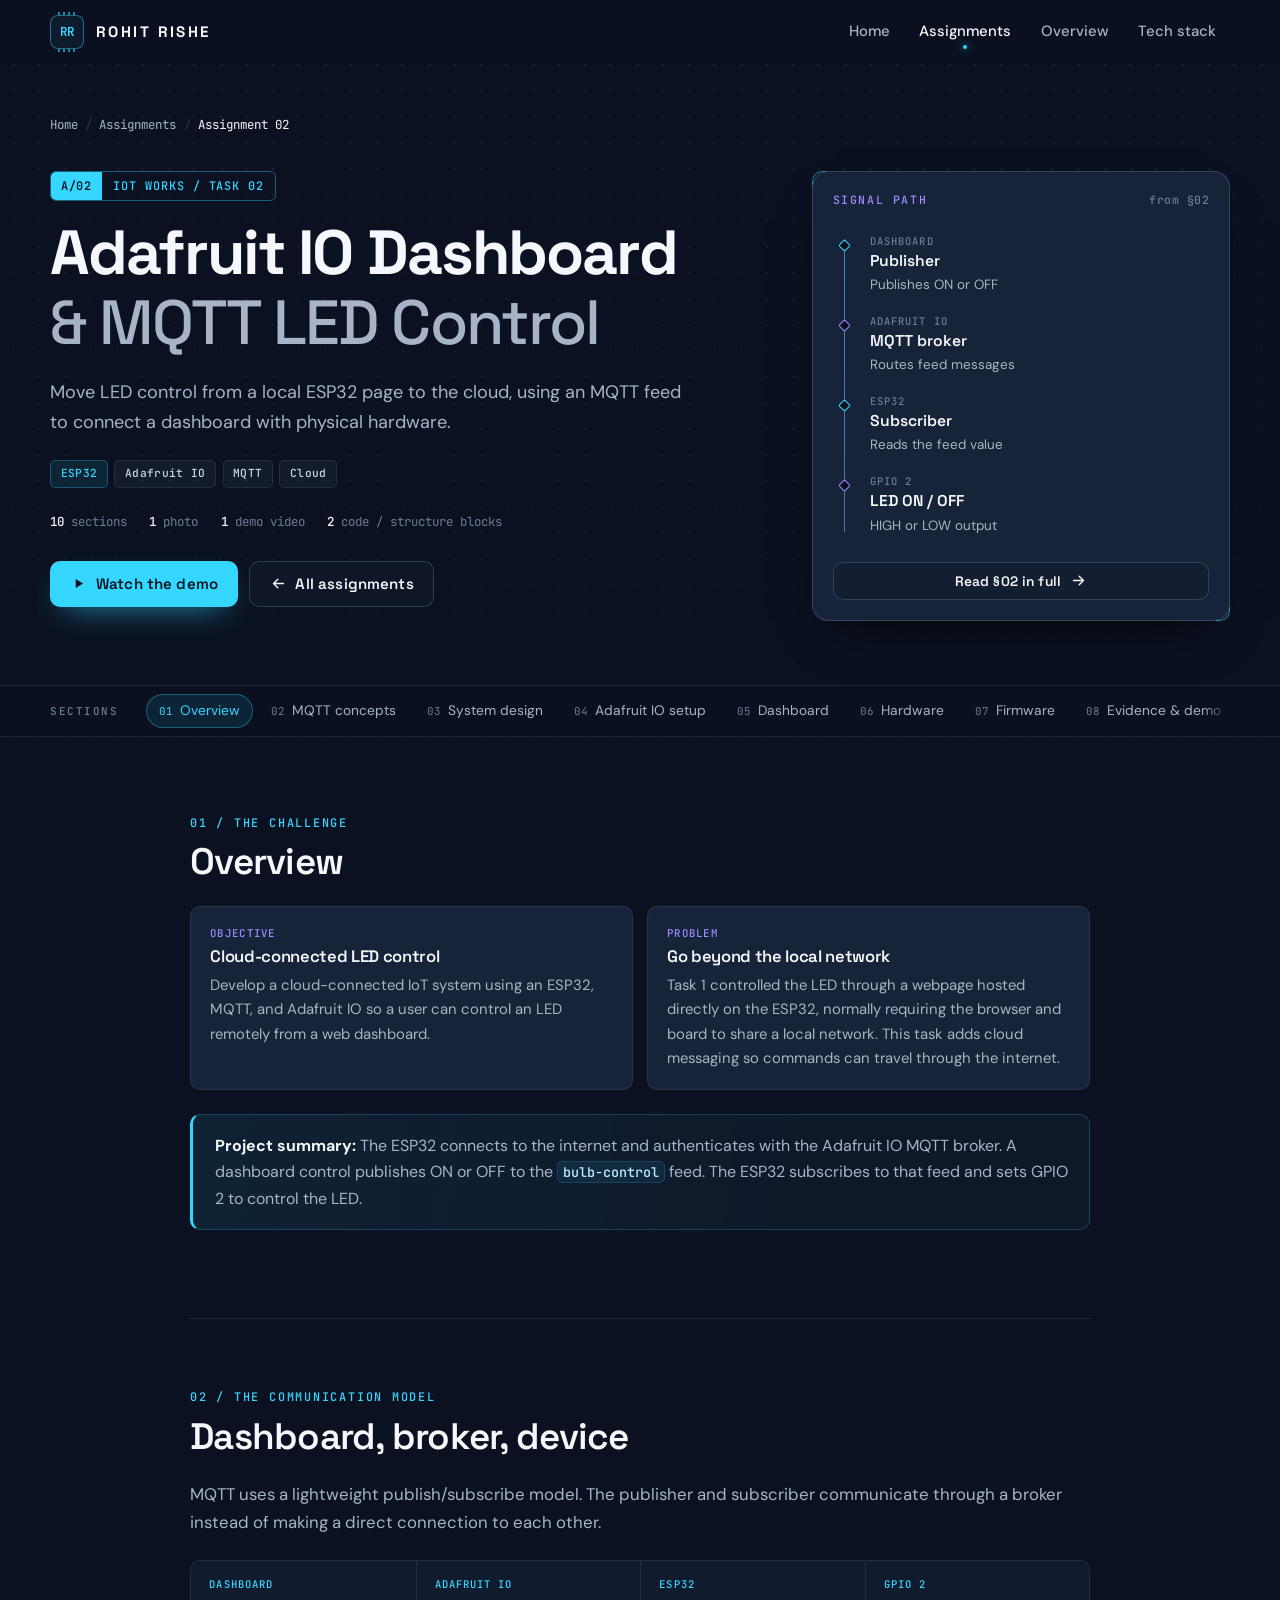
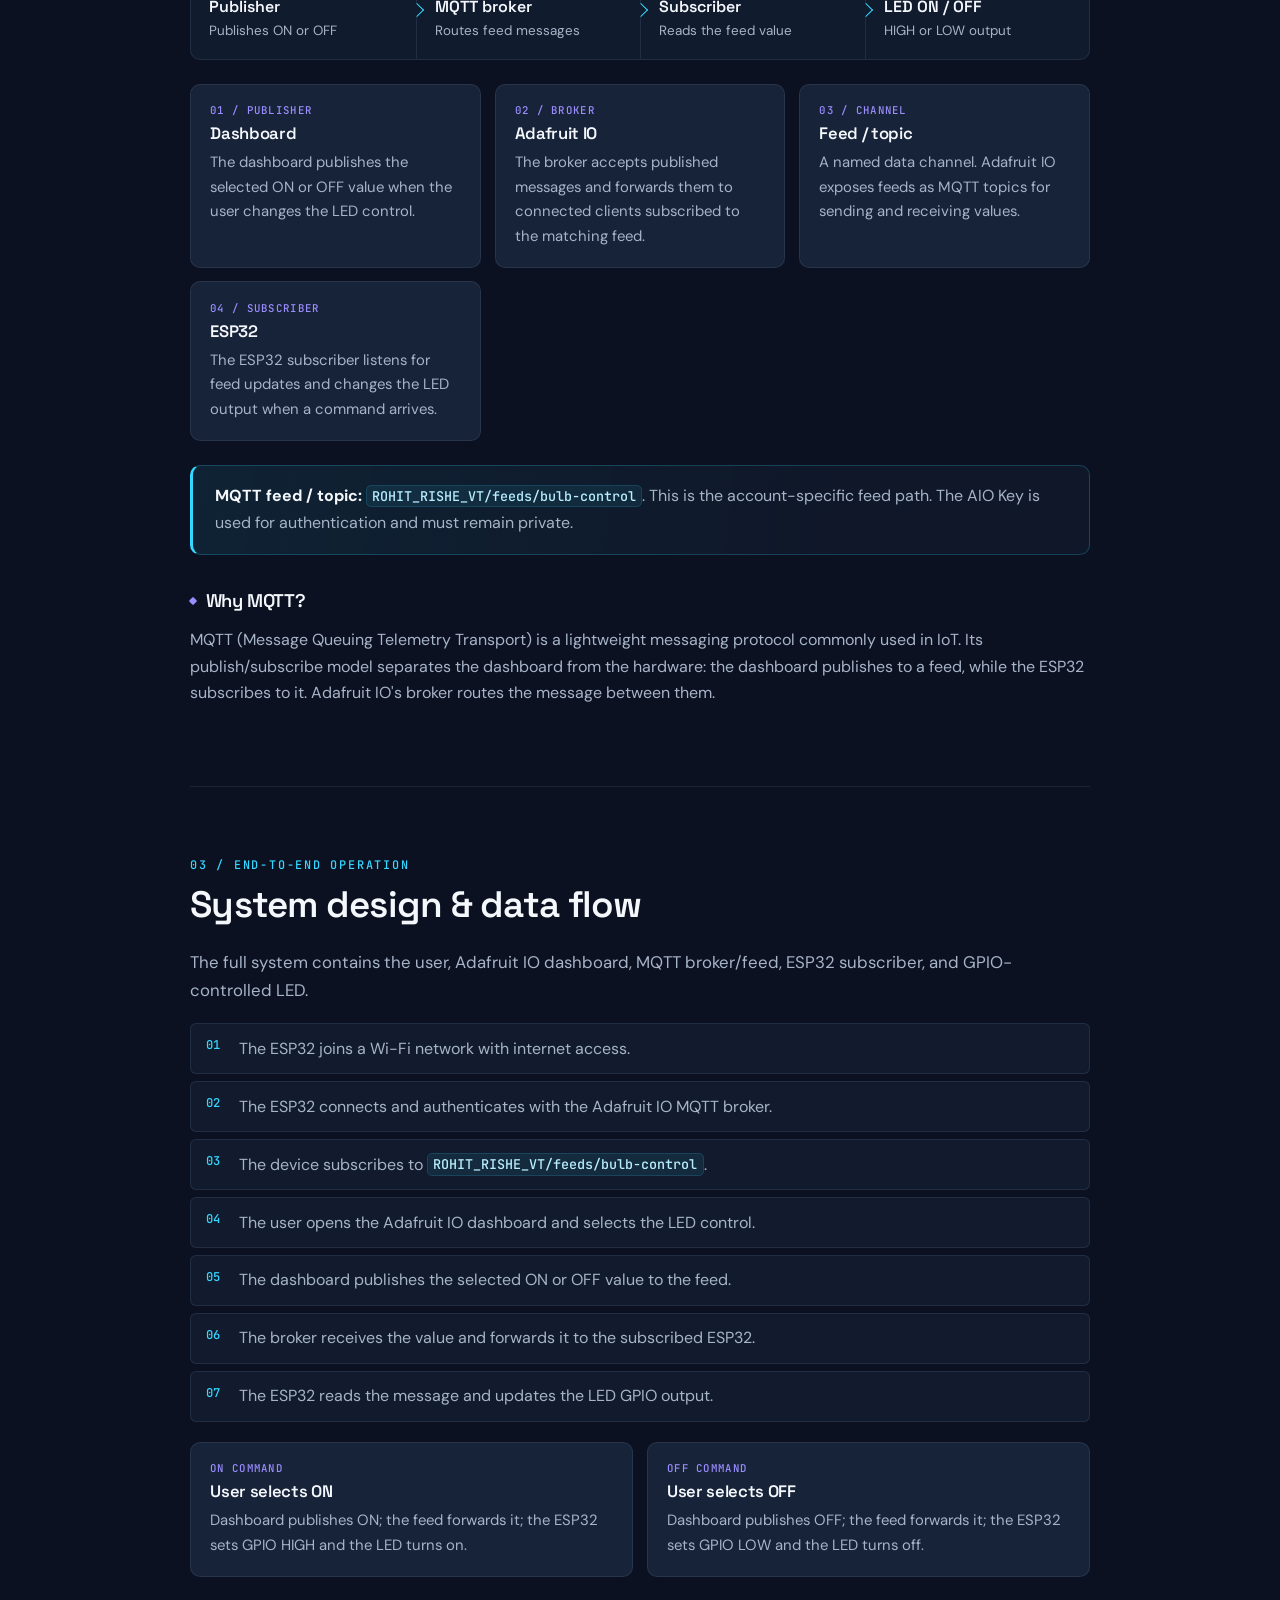
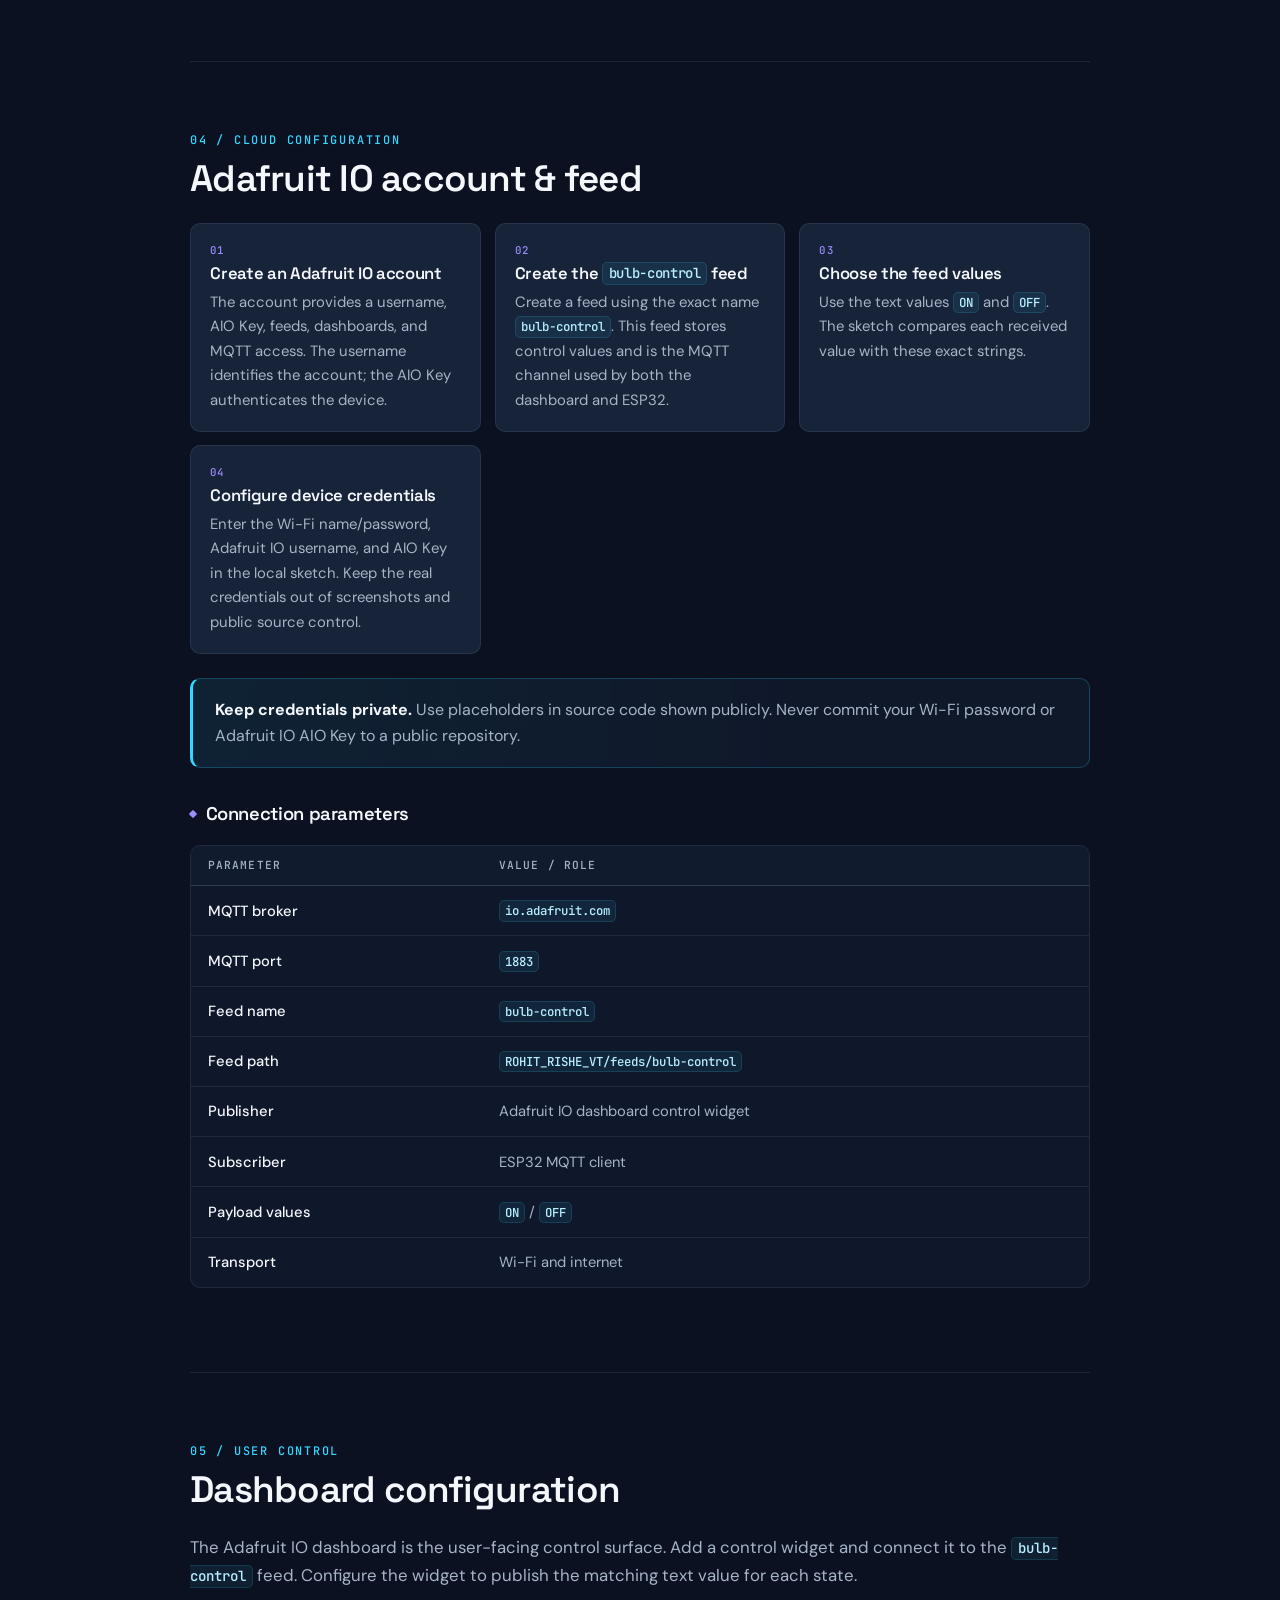
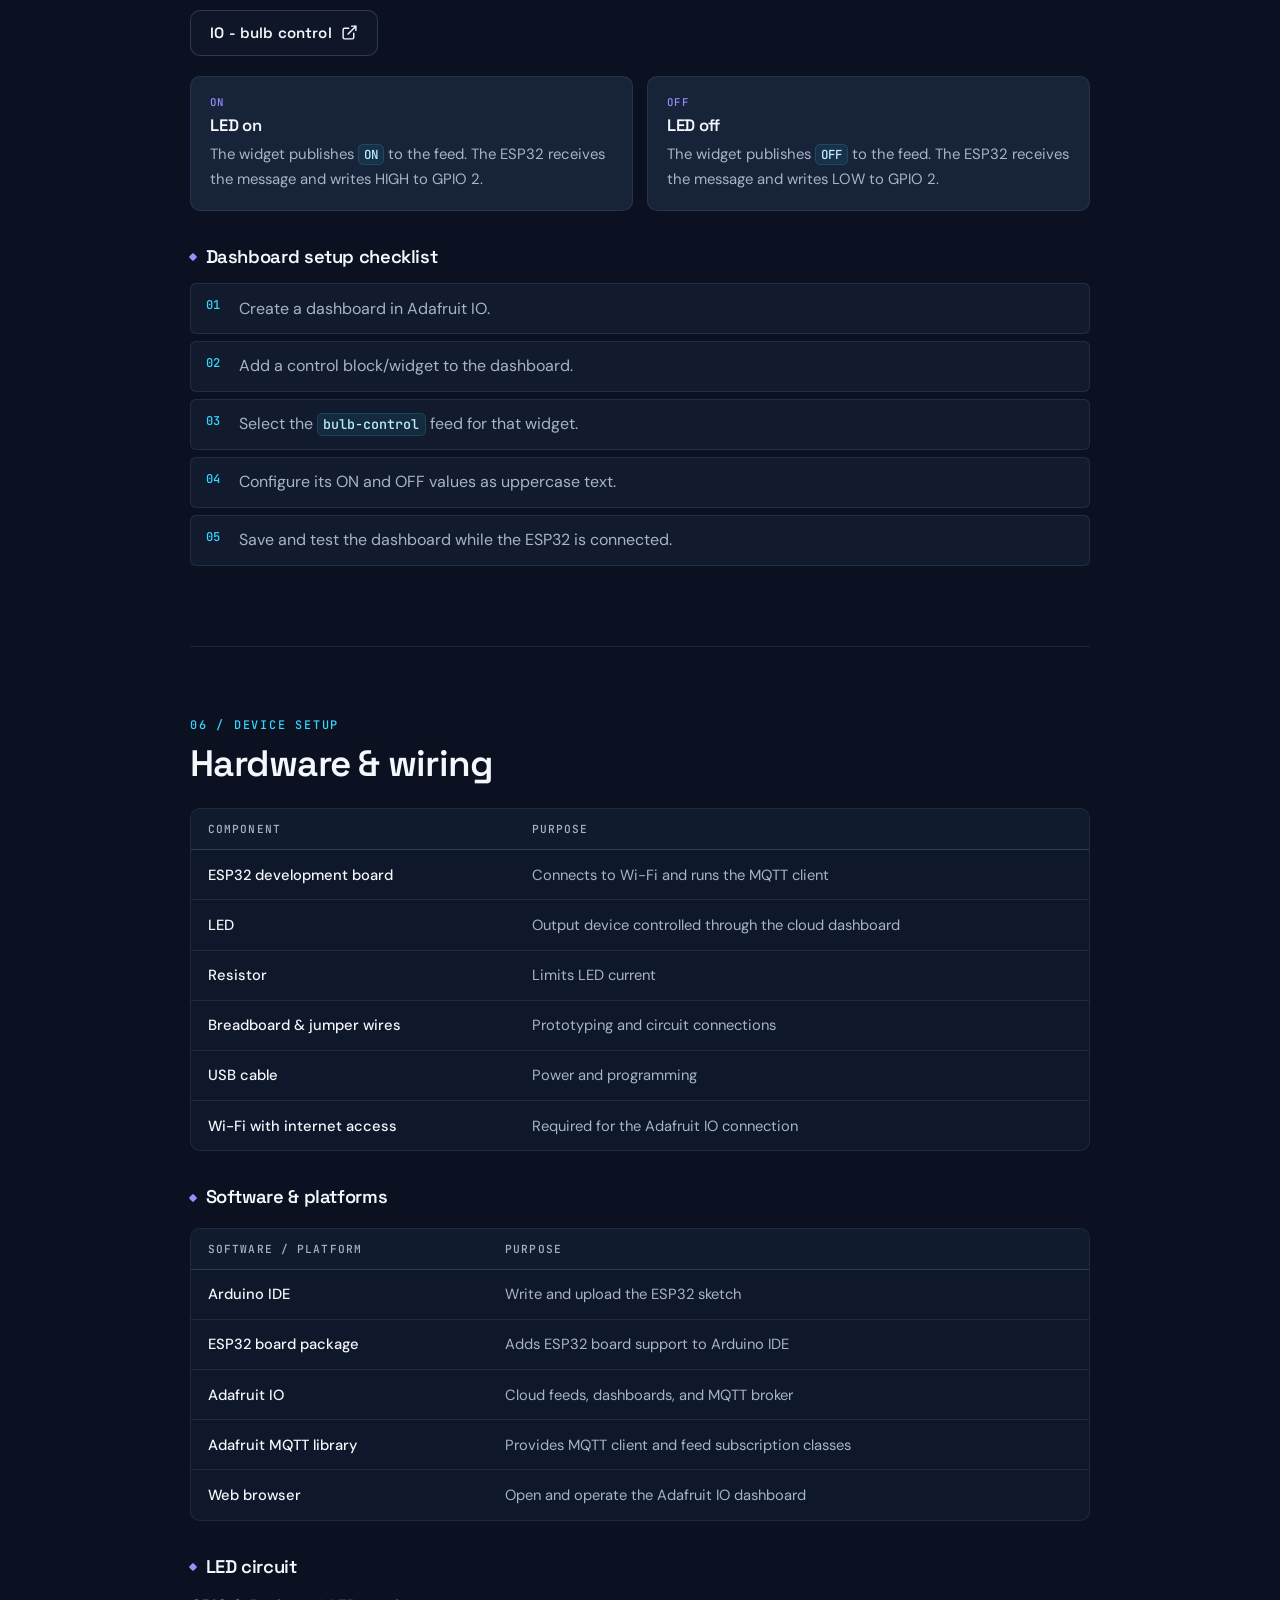
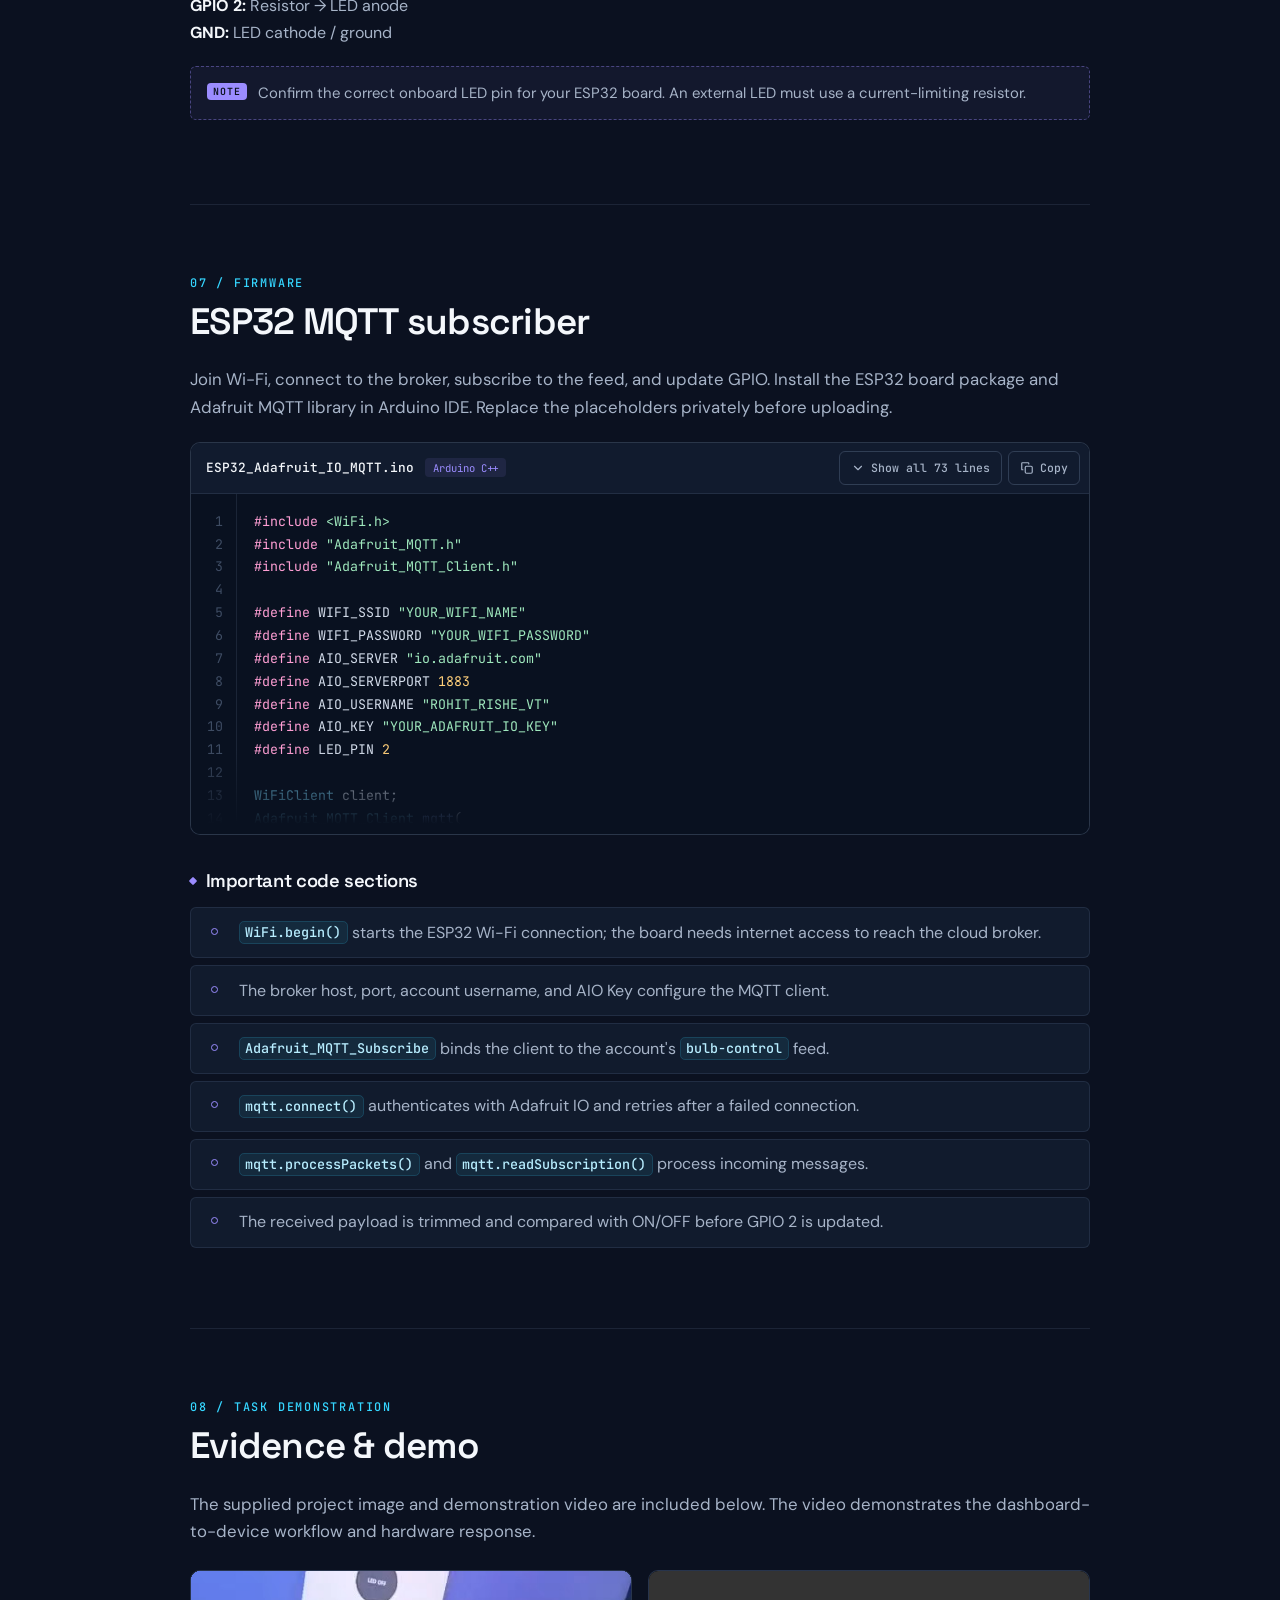
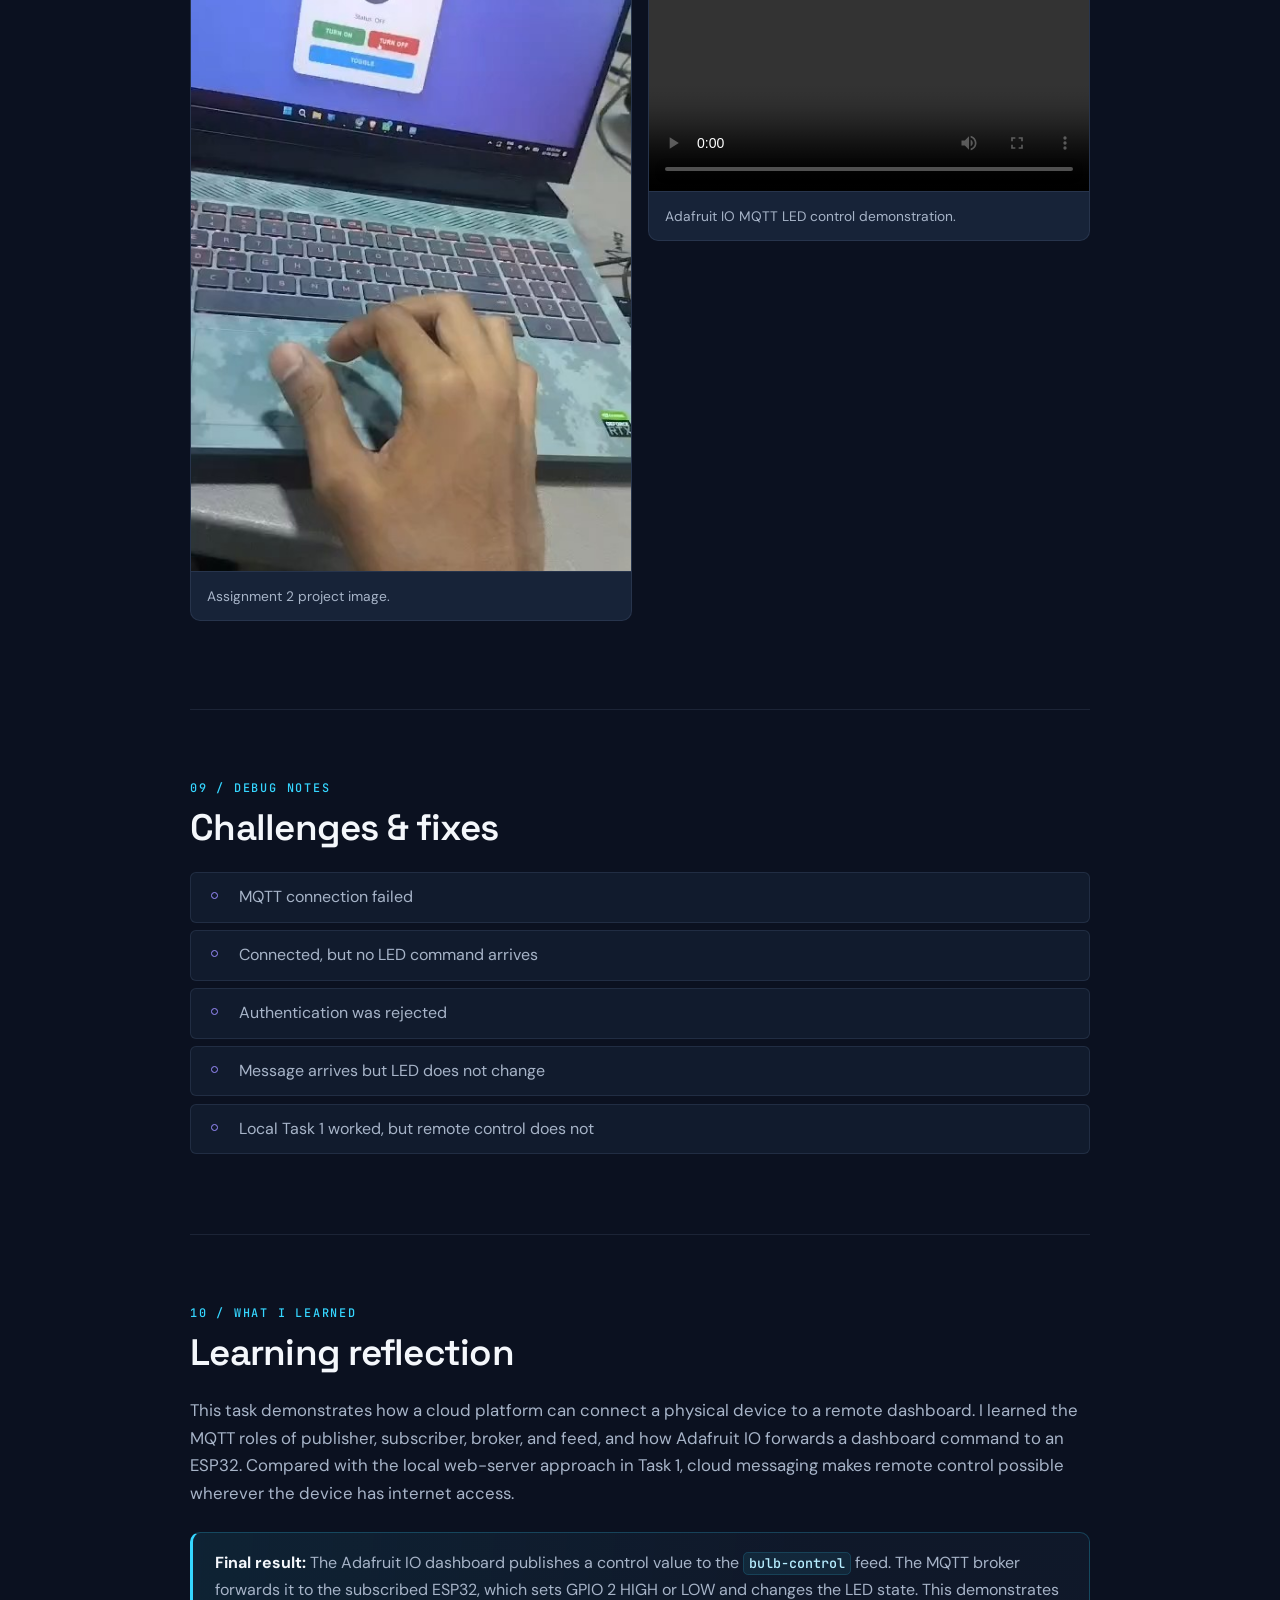
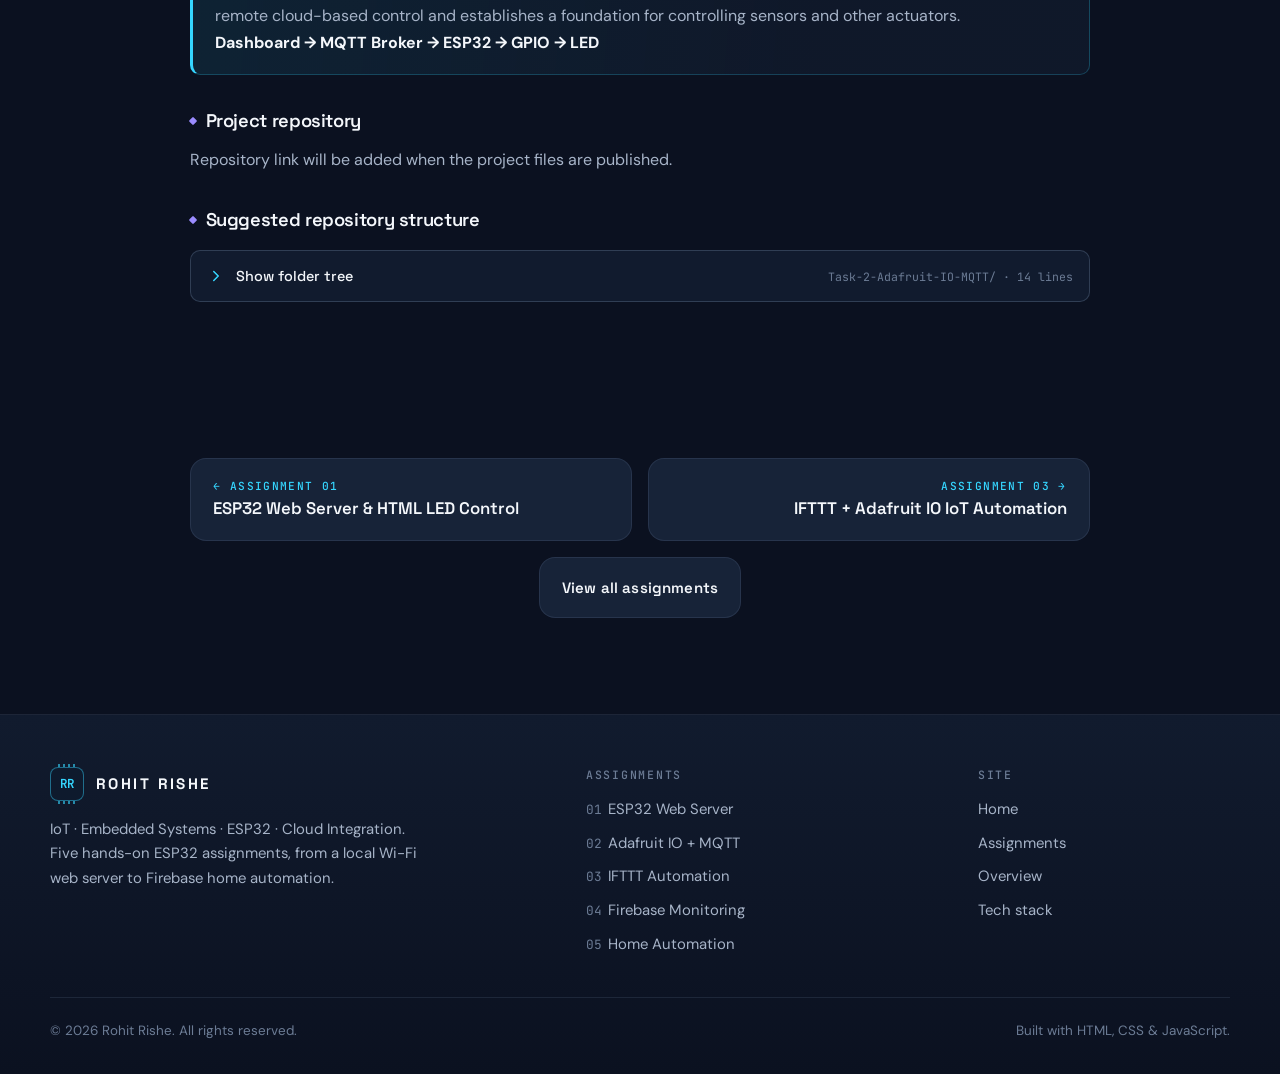
<file: assignment-02.html>
<!DOCTYPE html>
<html lang="en">
<head>
<meta charset="UTF-8" />
<meta name="viewport" content="width=device-width, initial-scale=1" />
<title>Adafruit IO Dashboard &amp; MQTT LED Control · Assignment 02 · Rohit Rishe</title>
<meta name="description" content="Control an ESP32 LED remotely using an Adafruit IO dashboard, MQTT feed, and GPIO output." />
<meta name="author" content="Rohit Rishe" />
<meta name="theme-color" content="#0B1120" />
<meta property="og:type" content="website" />
<meta property="og:title" content="Adafruit IO Dashboard &amp; MQTT LED Control · Assignment 02 · Rohit Rishe" />
<meta property="og:description" content="Control an ESP32 LED remotely using an Adafruit IO dashboard, MQTT feed, and GPIO output." />
<link rel="icon" href="assets/favicon.svg" type="image/svg+xml" />
<link rel="preconnect" href="https://fonts.googleapis.com" />
<link rel="preconnect" href="https://fonts.gstatic.com" crossorigin />
<link rel="stylesheet" href="https://fonts.googleapis.com/css2?family=DM+Sans:opsz,wght@9..40,400;9..40,500;9..40,700&family=JetBrains+Mono:wght@400;500;600&family=Space+Grotesk:wght@500;600;700&display=swap" />
<link rel="stylesheet" href="css/styles.css" />
<script>document.documentElement.classList.add("js")</script>
</head>
<body class="page-detail">
<a class="skip" href="#main">Skip to content</a>
<div class="progress" aria-hidden="true"></div>
<header class="head">
  <div class="wrap head__in">
    <a class="logo" href="index.html" aria-label="Rohit Rishe, home"><span class="logo__chip" aria-hidden="true">RR</span><span class="logo__name">ROHIT RISHE</span></a>
    <button class="burger" type="button" aria-expanded="false" aria-controls="menu" aria-label="Open menu"><span><i></i><i></i><i></i></span></button>
    <nav id="menu" class="menu" aria-label="Primary">
      <a href="index.html#home">Home</a>
      <a href="index.html#assignments" class="is-on" aria-current="page">Assignments</a>
      <a href="index.html#overview">Overview</a>
      <a href="index.html#stack">Tech stack</a>
    </nav>
  </div>
</header>

<main id="main" tabindex="-1">
  <section class="dhero" aria-labelledby="title">
    <div class="wrap">
      <ol class="crumbs" aria-label="Breadcrumb">
        <li><a href="index.html#home">Home</a></li>
        <li><a href="index.html#assignments">Assignments</a></li>
        <li><span aria-current="page">Assignment 02</span></li>
      </ol>
      <div class="dhero__grid">
        <div class="enter">
          <p class="dhero__tag"><b>A/02</b><span>IoT works / Task 02</span></p>
          <h1 id="title">Adafruit IO Dashboard <span>&amp; MQTT LED Control</span></h1>
          <p class="dhero__lead">Move LED control from a local ESP32 page to the cloud, using an MQTT feed to connect a dashboard with physical hardware.</p>
          <ul class="chips" aria-label="Technologies"><li class="chip chip--hi">ESP32</li><li class="chip">Adafruit IO</li><li class="chip">MQTT</li><li class="chip">Cloud</li></ul>
          <ul class="dhero__facts"><li><b>10</b> sections</li><li><b>1</b> photo</li><li><b>1</b> demo video</li><li><b>2</b> code / structure blocks</li></ul>
          <div class="dhero__cta">
            <a class="btn btn--solid" href="#video"><svg viewBox="0 0 24 24" fill="currentColor" aria-hidden="true"><path d="M8 5.5v13l10.5-6.5z"/></svg> Watch the demo</a>
            <a class="btn btn--line" href="index.html#assignments"><svg viewBox="0 0 24 24" fill="none" stroke="currentColor" stroke-width="2" stroke-linecap="round" stroke-linejoin="round" aria-hidden="true"><path d="M19 12H5M11 18l-6-6 6-6"/></svg> All assignments</a>
          </div>
        </div>
        <aside class="sigpath bracket enter-2" aria-labelledby="sigpath-title">
          <h2 id="sigpath-title">Signal path <span>from §02</span></h2>
          <ol>
            <li><div><small>Dashboard</small><strong>Publisher</strong><p>Publishes ON or OFF</p></div></li>
            <li><div><small>Adafruit IO</small><strong>MQTT broker</strong><p>Routes feed messages</p></div></li>
            <li><div><small>ESP32</small><strong>Subscriber</strong><p>Reads the feed value</p></div></li>
            <li><div><small>GPIO 2</small><strong>LED ON / OFF</strong><p>HIGH or LOW output</p></div></li>
          </ol>
          <a class="btn btn--line btn--sm" href="#mqtt">Read §02 in full <svg viewBox="0 0 24 24" fill="none" stroke="currentColor" stroke-width="2" stroke-linecap="round" stroke-linejoin="round" aria-hidden="true"><path d="M5 12h14M13 6l6 6-6 6"/></svg></a>
        </aside>
      </div>
    </div>
  </section>

  <nav class="tabs" aria-label="Sections on this page">
    <div class="wrap tabs__in">
      <span class="tabs__label">Sections</span>
      <div class="tabs__track">
        <ol>
          <li><a href="#overview"><span>01</span>Overview</a></li>
          <li><a href="#mqtt"><span>02</span>MQTT concepts</a></li>
          <li><a href="#system"><span>03</span>System design</a></li>
          <li><a href="#setup"><span>04</span>Adafruit IO setup</a></li>
          <li><a href="#dashboard"><span>05</span>Dashboard</a></li>
          <li><a href="#hardware"><span>06</span>Hardware</a></li>
          <li><a href="#implementation"><span>07</span>Firmware</a></li>
          <li><a href="#video"><span>08</span>Evidence &amp; demo</a></li>
          <li><a href="#challenges"><span>09</span>Challenges</a></li>
          <li><a href="#reflection"><span>10</span>Reflection</a></li>
        </ol>
      </div>
    </div>
  </nav>

  <article class="article" aria-labelledby="title">
      <section class="sec" id="overview">
      <div class="sec-head"><span>01 / THE CHALLENGE</span><h2>Overview</h2></div>
      <div class="tiles">
        <div class="tile"><span>OBJECTIVE</span><h3>Cloud-connected LED control</h3><p>Develop a cloud-connected IoT system using an ESP32, MQTT, and Adafruit IO so a user can control an LED remotely from a web dashboard.</p></div>
        <div class="tile"><span>PROBLEM</span><h3>Go beyond the local network</h3><p>Task 1 controlled the LED through a webpage hosted directly on the ESP32, normally requiring the browser and board to share a local network. This task adds cloud messaging so commands can travel through the internet.</p></div>
      </div>
      <p class="callout"><strong>Project summary:</strong> The ESP32 connects to the internet and authenticates with the Adafruit IO MQTT broker. A dashboard control publishes ON or OFF to the <code>bulb-control</code> feed. The ESP32 subscribes to that feed and sets GPIO 2 to control the LED.</p>
    </section>

      <section class="sec" id="mqtt">
      <div class="sec-head"><span>02 / THE COMMUNICATION MODEL</span><h2>Dashboard, broker, device</h2></div>
      <p class="lead">MQTT uses a lightweight publish/subscribe model. The publisher and subscriber communicate through a broker instead of making a direct connection to each other.</p>
      <div class="flow" aria-label="Dashboard publishes through Adafruit IO broker to the ESP32 subscriber and LED">
        <div class="flow-step"><span>Dashboard</span><strong>Publisher</strong><p>Publishes ON or OFF</p></div>
        <div class="flow-step"><span>Adafruit IO</span><strong>MQTT broker</strong><p>Routes feed messages</p></div>
        <div class="flow-step"><span>ESP32</span><strong>Subscriber</strong><p>Reads the feed value</p></div>
        <div class="flow-step"><span>GPIO 2</span><strong>LED ON / OFF</strong><p>HIGH or LOW output</p></div>
      </div>
      <div class="tiles">
        <div class="tile"><span>01 / PUBLISHER</span><h3>Dashboard</h3><p>The dashboard publishes the selected ON or OFF value when the user changes the LED control.</p></div>
        <div class="tile"><span>02 / BROKER</span><h3>Adafruit IO</h3><p>The broker accepts published messages and forwards them to connected clients subscribed to the matching feed.</p></div>
        <div class="tile"><span>03 / CHANNEL</span><h3>Feed / topic</h3><p>A named data channel. Adafruit IO exposes feeds as MQTT topics for sending and receiving values.</p></div>
        <div class="tile"><span>04 / SUBSCRIBER</span><h3>ESP32</h3><p>The ESP32 subscriber listens for feed updates and changes the LED output when a command arrives.</p></div>
      </div>
      <p class="callout"><strong>MQTT feed / topic:</strong> <code>ROHIT_RISHE_VT/feeds/bulb-control</code>. This is the account-specific feed path. The AIO Key is used for authentication and must remain private.</p>
      <h3 class="sub">Why MQTT?</h3>
      <p class="prose">MQTT (Message Queuing Telemetry Transport) is a lightweight messaging protocol commonly used in IoT. Its publish/subscribe model separates the dashboard from the hardware: the dashboard publishes to a feed, while the ESP32 subscribes to it. Adafruit IO's broker routes the message between them.</p>
    </section>

      <section class="sec" id="system">
      <div class="sec-head"><span>03 / END-TO-END OPERATION</span><h2>System design &amp; data flow</h2></div>
      <p class="lead">The full system contains the user, Adafruit IO dashboard, MQTT broker/feed, ESP32 subscriber, and GPIO-controlled LED.</p>
      <ol class="steps">
        <li>The ESP32 joins a Wi-Fi network with internet access.</li>
        <li>The ESP32 connects and authenticates with the Adafruit IO MQTT broker.</li>
        <li>The device subscribes to <code>ROHIT_RISHE_VT/feeds/bulb-control</code>.</li>
        <li>The user opens the Adafruit IO dashboard and selects the LED control.</li>
        <li>The dashboard publishes the selected ON or OFF value to the feed.</li>
        <li>The broker receives the value and forwards it to the subscribed ESP32.</li>
        <li>The ESP32 reads the message and updates the LED GPIO output.</li>
      </ol>
      <div class="tiles">
        <div class="tile"><span>ON COMMAND</span><h3>User selects ON</h3><p>Dashboard publishes ON; the feed forwards it; the ESP32 sets GPIO HIGH and the LED turns on.</p></div>
        <div class="tile"><span>OFF COMMAND</span><h3>User selects OFF</h3><p>Dashboard publishes OFF; the feed forwards it; the ESP32 sets GPIO LOW and the LED turns off.</p></div>
      </div>
    </section>

      <section class="sec" id="setup">
      <div class="sec-head"><span>04 / CLOUD CONFIGURATION</span><h2>Adafruit IO account &amp; feed</h2></div>
      <div class="tiles">
        <div class="tile"><span>01</span><h3>Create an Adafruit IO account</h3><p>The account provides a username, AIO Key, feeds, dashboards, and MQTT access. The username identifies the account; the AIO Key authenticates the device.</p></div>
        <div class="tile"><span>02</span><h3>Create the <code>bulb-control</code> feed</h3><p>Create a feed using the exact name <code>bulb-control</code>. This feed stores control values and is the MQTT channel used by both the dashboard and ESP32.</p></div>
        <div class="tile"><span>03</span><h3>Choose the feed values</h3><p>Use the text values <code>ON</code> and <code>OFF</code>. The sketch compares each received value with these exact strings.</p></div>
        <div class="tile"><span>04</span><h3>Configure device credentials</h3><p>Enter the Wi-Fi name/password, Adafruit IO username, and AIO Key in the local sketch. Keep the real credentials out of screenshots and public source control.</p></div>
      </div>
      <p class="callout"><strong>Keep credentials private.</strong> Use placeholders in source code shown publicly. Never commit your Wi-Fi password or Adafruit IO AIO Key to a public repository.</p>
      <h3 class="sub">Connection parameters</h3>
      <div class="table-wrap">
        <table class="data">
          <thead><tr><th scope="col">Parameter</th><th scope="col">Value / role</th></tr></thead>
          <tbody>
            <tr><td>MQTT broker</td><td><code>io.adafruit.com</code></td></tr>
            <tr><td>MQTT port</td><td><code>1883</code></td></tr>
            <tr><td>Feed name</td><td><code>bulb-control</code></td></tr>
            <tr><td>Feed path</td><td><code>ROHIT_RISHE_VT/feeds/bulb-control</code></td></tr>
            <tr><td>Publisher</td><td>Adafruit IO dashboard control widget</td></tr>
            <tr><td>Subscriber</td><td>ESP32 MQTT client</td></tr>
            <tr><td>Payload values</td><td><code>ON</code> / <code>OFF</code></td></tr>
            <tr><td>Transport</td><td>Wi-Fi and internet</td></tr>
          </tbody>
        </table>
      </div>
    </section>

      <section class="sec" id="dashboard">
      <div class="sec-head"><span>05 / USER CONTROL</span><h2>Dashboard configuration</h2></div>
      <p class="lead">The Adafruit IO dashboard is the user-facing control surface. Add a control widget and connect it to the <code>bulb-control</code> feed. Configure the widget to publish the matching text value for each state.</p>
      <p class="ext"><a class="btn btn--line" href="https://io.adafruit.com/kavilakshana/dashboards/bulb-control" target="_blank" rel="noopener noreferrer">IO - bulb control <svg viewBox="0 0 24 24" fill="none" stroke="currentColor" stroke-width="2" stroke-linecap="round" stroke-linejoin="round" aria-hidden="true"><path d="M18 13v6a2 2 0 0 1-2 2H5a2 2 0 0 1-2-2V8a2 2 0 0 1 2-2h6M15 3h6v6M10 14 21 3"/></svg><span class="sr-only"> (opens in a new tab)</span></a></p>
      <div class="tiles">
        <div class="tile"><span>ON</span><h3>LED on</h3><p>The widget publishes <code>ON</code> to the feed. The ESP32 receives the message and writes HIGH to GPIO 2.</p></div>
        <div class="tile"><span>OFF</span><h3>LED off</h3><p>The widget publishes <code>OFF</code> to the feed. The ESP32 receives the message and writes LOW to GPIO 2.</p></div>
      </div>
      <h3 class="sub">Dashboard setup checklist</h3>
      <ol class="steps">
        <li>Create a dashboard in Adafruit IO.</li>
        <li>Add a control block/widget to the dashboard.</li>
        <li>Select the <code>bulb-control</code> feed for that widget.</li>
        <li>Configure its ON and OFF values as uppercase text.</li>
        <li>Save and test the dashboard while the ESP32 is connected.</li>
      </ol>
    </section>

      <section class="sec" id="hardware">
      <div class="sec-head"><span>06 / DEVICE SETUP</span><h2>Hardware &amp; wiring</h2></div>
      <div class="table-wrap">
        <table class="data">
          <thead><tr><th scope="col">Component</th><th scope="col">Purpose</th></tr></thead>
          <tbody>
            <tr><td>ESP32 development board</td><td>Connects to Wi-Fi and runs the MQTT client</td></tr>
            <tr><td>LED</td><td>Output device controlled through the cloud dashboard</td></tr>
            <tr><td>Resistor</td><td>Limits LED current</td></tr>
            <tr><td>Breadboard &amp; jumper wires</td><td>Prototyping and circuit connections</td></tr>
            <tr><td>USB cable</td><td>Power and programming</td></tr>
            <tr><td>Wi-Fi with internet access</td><td>Required for the Adafruit IO connection</td></tr>
          </tbody>
        </table>
      </div>
      <h3 class="sub">Software &amp; platforms</h3>
      <div class="table-wrap">
        <table class="data">
          <thead><tr><th scope="col">Software / platform</th><th scope="col">Purpose</th></tr></thead>
          <tbody>
            <tr><td>Arduino IDE</td><td>Write and upload the ESP32 sketch</td></tr>
            <tr><td>ESP32 board package</td><td>Adds ESP32 board support to Arduino IDE</td></tr>
            <tr><td>Adafruit IO</td><td>Cloud feeds, dashboards, and MQTT broker</td></tr>
            <tr><td>Adafruit MQTT library</td><td>Provides MQTT client and feed subscription classes</td></tr>
            <tr><td>Web browser</td><td>Open and operate the Adafruit IO dashboard</td></tr>
          </tbody>
        </table>
      </div>
      <h3 class="sub">LED circuit</h3>
      <p class="prose"><strong>GPIO 2:</strong> Resistor &rarr; LED anode<br /><strong>GND:</strong> LED cathode / ground</p>
      <p class="note">Confirm the correct onboard LED pin for your ESP32 board. An external LED must use a current-limiting resistor.</p>
    </section>

      <section class="sec" id="implementation">
      <div class="sec-head"><span>07 / FIRMWARE</span><h2>ESP32 MQTT subscriber</h2></div>
      <p class="lead">Join Wi-Fi, connect to the broker, subscribe to the feed, and update GPIO. Install the ESP32 board package and Adafruit MQTT library in Arduino IDE. Replace the placeholders privately before uploading.</p>
      <p class="code-file">ESP32_Adafruit_IO_MQTT.ino</p>
      <pre class="code"><code>#include &lt;WiFi.h&gt;
#include "Adafruit_MQTT.h"
#include "Adafruit_MQTT_Client.h"

#define WIFI_SSID "YOUR_WIFI_NAME"
#define WIFI_PASSWORD "YOUR_WIFI_PASSWORD"
#define AIO_SERVER "io.adafruit.com"
#define AIO_SERVERPORT 1883
#define AIO_USERNAME "ROHIT_RISHE_VT"
#define AIO_KEY "YOUR_ADAFRUIT_IO_KEY"
#define LED_PIN 2

WiFiClient client;
Adafruit_MQTT_Client mqtt(
  &amp;client, AIO_SERVER, AIO_SERVERPORT, AIO_USERNAME, AIO_KEY);

Adafruit_MQTT_Subscribe bulbControl = Adafruit_MQTT_Subscribe(
  &amp;mqtt, AIO_USERNAME "/feeds/bulb-control");

void setup() {
  Serial.begin(115200);
  pinMode(LED_PIN, OUTPUT);
  digitalWrite(LED_PIN, LOW);

  WiFi.begin(WIFI_SSID, WIFI_PASSWORD);
  Serial.print("Connecting to Wi-Fi");
  while (WiFi.status() != WL_CONNECTED) {
    delay(500);
    Serial.print(".");
  }
  Serial.println();
  Serial.println("Wi-Fi connected");
  Serial.print("IP Address: ");
  Serial.println(WiFi.localIP());

  mqtt.subscribe(&amp;bulbControl);
}

void connectMQTT() {
  int8_t result;
  if (mqtt.connected()) return;

  Serial.print("Connecting to Adafruit IO...");
  while ((result = mqtt.connect()) != 0) {
    Serial.println(mqtt.connectErrorString(result));
    mqtt.disconnect();
    delay(5000);
  }
  Serial.println("Connected to Adafruit IO");
}

void loop() {
  connectMQTT();
  mqtt.processPackets(1000);

  Adafruit_MQTT_Subscribe *subscription;
  while ((subscription = mqtt.readSubscription(1000))) {
    if (subscription == &amp;bulbControl) {
      String command = (char *)bulbControl.lastread;
      command.trim();
      Serial.print("Received: ");
      Serial.println(command);

      if (command == "ON") {
        digitalWrite(LED_PIN, HIGH);
        Serial.println("LED ON");
      } else if (command == "OFF") {
        digitalWrite(LED_PIN, LOW);
        Serial.println("LED OFF");
      }
    }
  }
}</code></pre>
      <h3 class="sub">Important code sections</h3>
      <ul class="steps">
        <li><code>WiFi.begin()</code> starts the ESP32 Wi-Fi connection; the board needs internet access to reach the cloud broker.</li>
        <li>The broker host, port, account username, and AIO Key configure the MQTT client.</li>
        <li><code>Adafruit_MQTT_Subscribe</code> binds the client to the account's <code>bulb-control</code> feed.</li>
        <li><code>mqtt.connect()</code> authenticates with Adafruit IO and retries after a failed connection.</li>
        <li><code>mqtt.processPackets()</code> and <code>mqtt.readSubscription()</code> process incoming messages.</li>
        <li>The received payload is trimmed and compared with ON/OFF before GPIO 2 is updated.</li>
      </ul>
    </section>

      <section class="sec" id="video">
      <div class="sec-head"><span>08 / TASK DEMONSTRATION</span><h2>Evidence &amp; demo</h2></div>
      <p class="lead">The supplied project image and demonstration video are included below. The video demonstrates the dashboard-to-device workflow and hardware response.</p>
      <div class="gallery">
        <figure>
          <button type="button" class="zoom" data-zoom data-caption="Assignment 2 project image." aria-label="Open full size: Assignment 2 Adafruit IO and ESP32 project evidence"><img src="assets/images/a02-rohit-cover.jpg" alt="Assignment 2 Adafruit IO and ESP32 project evidence" loading="lazy" decoding="async" /></button>
          <figcaption>Assignment 2 project image.</figcaption>
        </figure>
        <figure>
          <video controls preload="metadata" playsinline aria-label="Adafruit IO MQTT LED control demonstration.">
            <source src="assets/videos/a02-rohit-demo.mp4#t=0.4" type="video/mp4" />
            Your browser does not support embedded video. <a href="assets/videos/a02-rohit-demo.mp4">Open the Assignment 2 video</a>.
          </video>
          <figcaption>Adafruit IO MQTT LED control demonstration.</figcaption>
        </figure>
      </div>
     
    </section>

      <section class="sec" id="challenges">
      <div class="sec-head"><span>09 / DEBUG NOTES</span><h2>Challenges &amp; fixes</h2></div>
      <ul class="steps">
        <li>MQTT connection failed</li>
        <li>Connected, but no LED command arrives</li>
        <li>Authentication was rejected</li>
        <li>Message arrives but LED does not change</li>
        <li>Local Task 1 worked, but remote control does not</li>
      </ul>
    </section>

      <section class="sec" id="reflection">
      <div class="sec-head"><span>10 / WHAT I LEARNED</span><h2>Learning reflection</h2></div>
      <p class="lead">This task demonstrates how a cloud platform can connect a physical device to a remote dashboard. I learned the MQTT roles of publisher, subscriber, broker, and feed, and how Adafruit IO forwards a dashboard command to an ESP32. Compared with the local web-server approach in Task 1, cloud messaging makes remote control possible wherever the device has internet access.</p>
      <p class="callout"><strong>Final result:</strong> The Adafruit IO dashboard publishes a control value to the <code>bulb-control</code> feed. The MQTT broker forwards it to the subscribed ESP32, which sets GPIO 2 HIGH or LOW and changes the LED state. This demonstrates remote cloud-based control and establishes a foundation for controlling sensors and other actuators.<br /><strong>Dashboard &rarr; MQTT Broker &rarr; ESP32 &rarr; GPIO &rarr; LED</strong></p>
      <h3 class="sub">Project repository</h3>
      <p class="prose">Repository link will be added when the project files are published.</p>
      <h3 class="sub">Suggested repository structure</h3>
      <details class="fold"><summary><svg viewBox="0 0 24 24" fill="none" stroke="currentColor" stroke-width="2" stroke-linecap="round" stroke-linejoin="round" aria-hidden="true"><path d="m9 18 6-6-6-6"/></svg> Show folder tree <small>Task-2-Adafruit-IO-MQTT/ · 14 lines</small></summary><pre class="code" data-file="Task-2-Adafruit-IO-MQTT/"><code>Task-2-Adafruit-IO-MQTT/
|-- ESP32_Adafruit_IO_MQTT.ino
|-- README.md
|-- circuit/
|   `-- circuit-diagram.png
|-- screenshots/
|   |-- adafruit-dashboard.png
|   |-- bulb-control-feed.png
|   |-- led-on.png
|   `-- led-off.png
|-- photos/
|   `-- hardware-setup.jpg
`-- video/
    `-- demo-link.txt</code></pre></details>
    </section>
  </article>

  <nav class="pager" aria-label="Assignment navigation">
    <a class="pager__prev" href="assignment-01.html" rel="prev"><small>&larr; Assignment 01</small><strong>ESP32 Web Server &amp; HTML LED Control</strong></a>
    <a class="pager__next" href="assignment-03.html" rel="next"><small>Assignment 03 &rarr;</small><strong>IFTTT + Adafruit IO IoT Automation</strong></a>
    <a class="btn btn--line pager__all" href="index.html#assignments">View all assignments</a>
  </nav>
</main>

<footer class="foot">
  <div class="wrap">
    <div class="foot__grid">
      <div class="foot__about">
        <a class="logo" href="index.html"><span class="logo__chip" aria-hidden="true">RR</span><span class="logo__name">ROHIT RISHE</span></a>
        <p>IoT · Embedded Systems · ESP32 · Cloud Integration. Five hands-on ESP32 assignments, from a local Wi-Fi web server to Firebase home automation.</p>
      </div>
      <nav aria-label="Assignments">
        <h2>Assignments</h2>
        <ul>
          <li><a href="assignment-01.html"><span>01</span>ESP32 Web Server</a></li>
          <li><a href="assignment-02.html"><span>02</span>Adafruit IO + MQTT</a></li>
          <li><a href="assignment-03.html"><span>03</span>IFTTT Automation</a></li>
          <li><a href="assignment-04.html"><span>04</span>Firebase Monitoring</a></li>
          <li><a href="assignment-05.html"><span>05</span>Home Automation</a></li>
        </ul>
      </nav>
      <nav aria-label="Site">
        <h2>Site</h2>
        <ul>
          <li><a href="index.html#home">Home</a></li>
          <li><a href="index.html#assignments">Assignments</a></li>
          <li><a href="index.html#overview">Overview</a></li>
          <li><a href="index.html#stack">Tech stack</a></li>
        </ul>
      </nav>
    </div>
    <div class="foot__base"><span>&copy; <span data-year>2026</span> Rohit Rishe. All rights reserved.</span><span>Built with HTML, CSS &amp; JavaScript.</span></div>
  </div>
</footer>
<button class="totop" type="button" aria-label="Back to top"><svg viewBox="0 0 24 24" fill="none" stroke="currentColor" stroke-width="2" stroke-linecap="round" stroke-linejoin="round" aria-hidden="true"><path d="M12 19V5M5 12l7-7 7 7"/></svg><svg class="totop__ring" viewBox="0 0 50 50" aria-hidden="true"><circle cx="25" cy="25" r="23"/></svg></button>
<script src="js/main.js" defer></script>
</body>
</html>
</file>
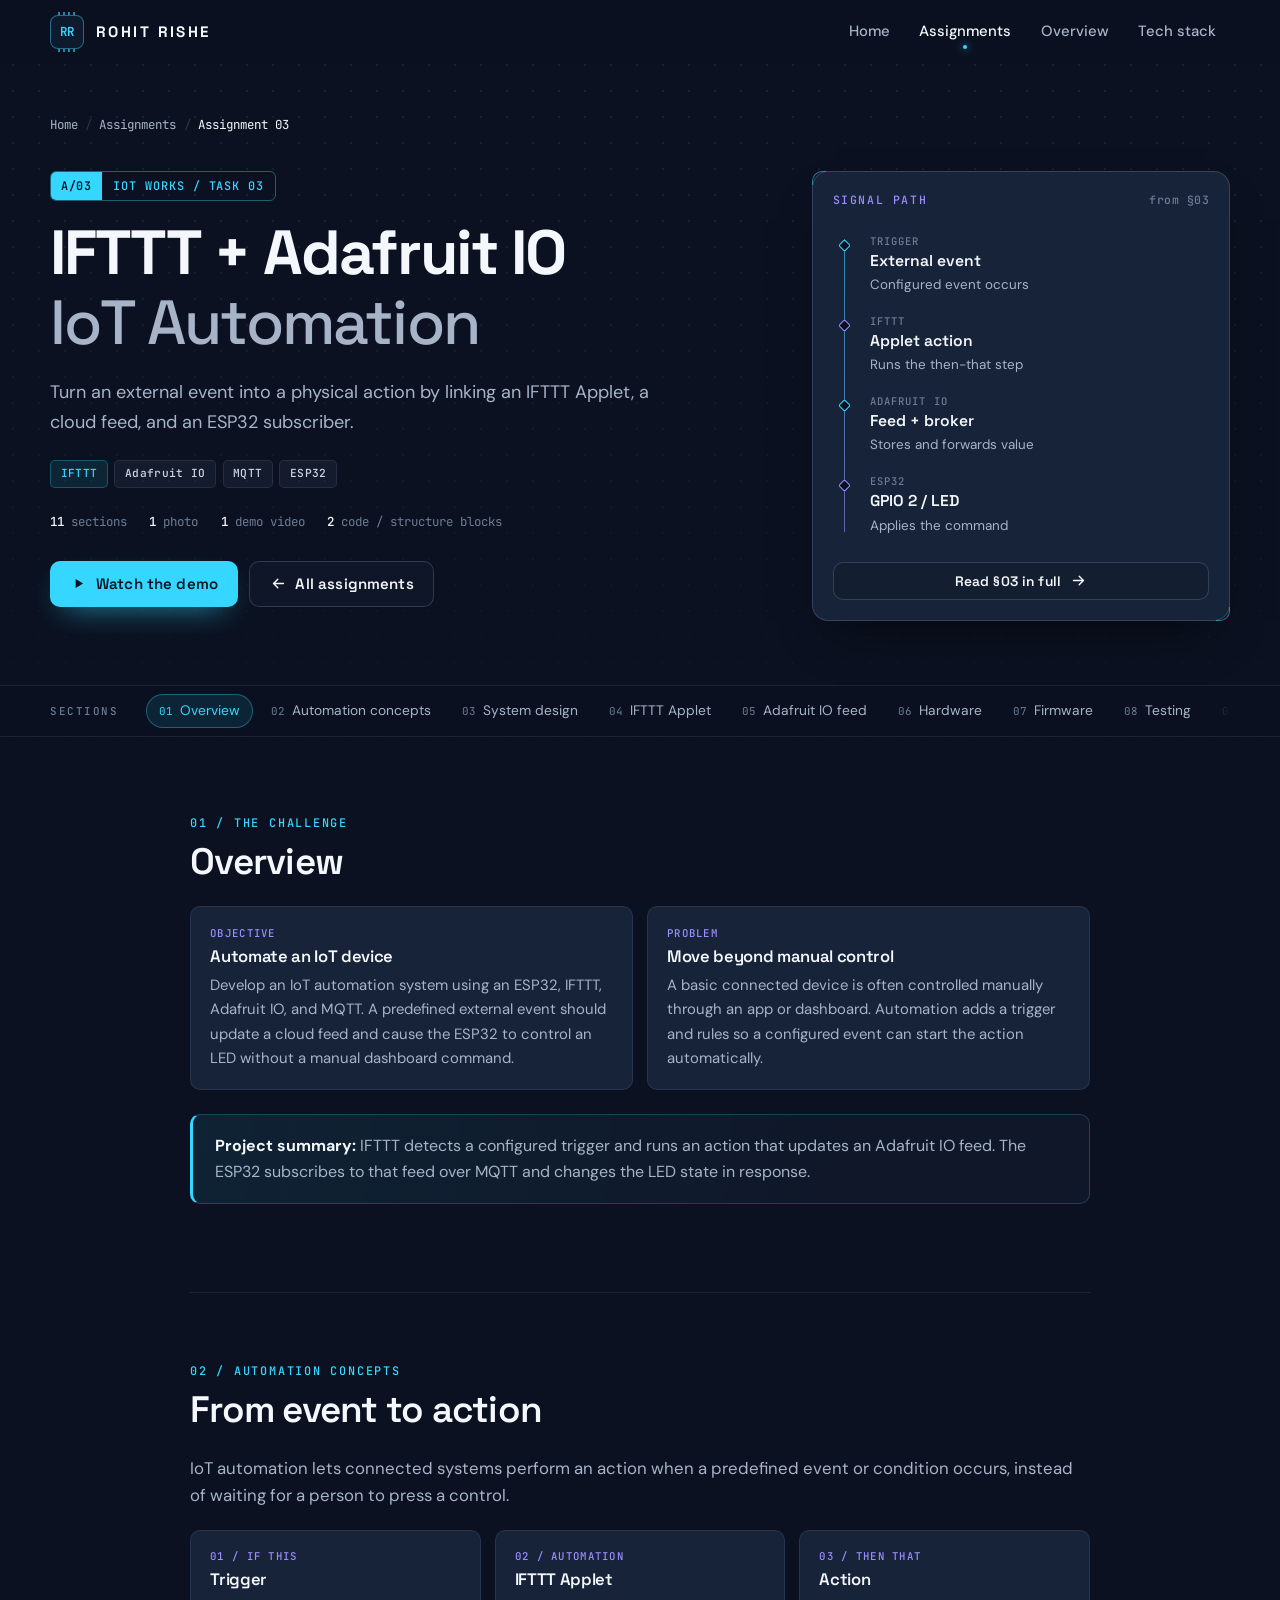
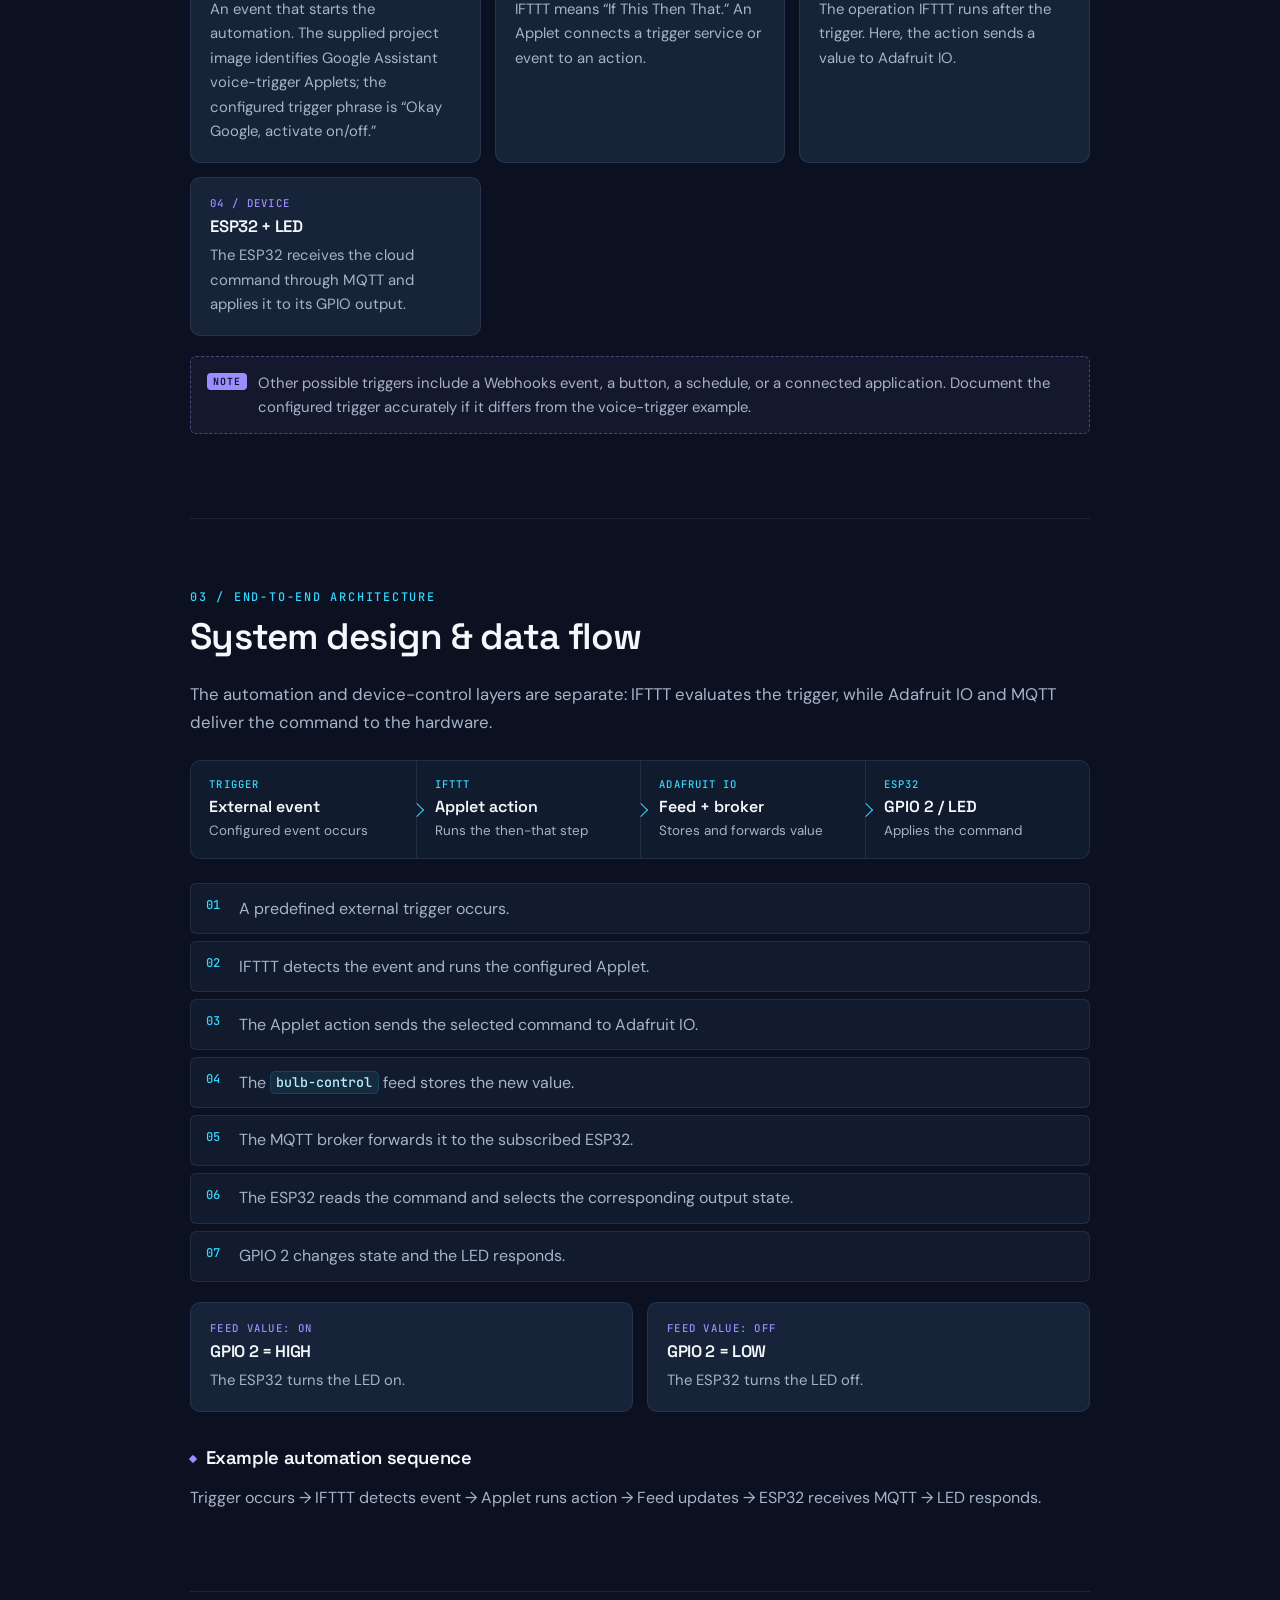
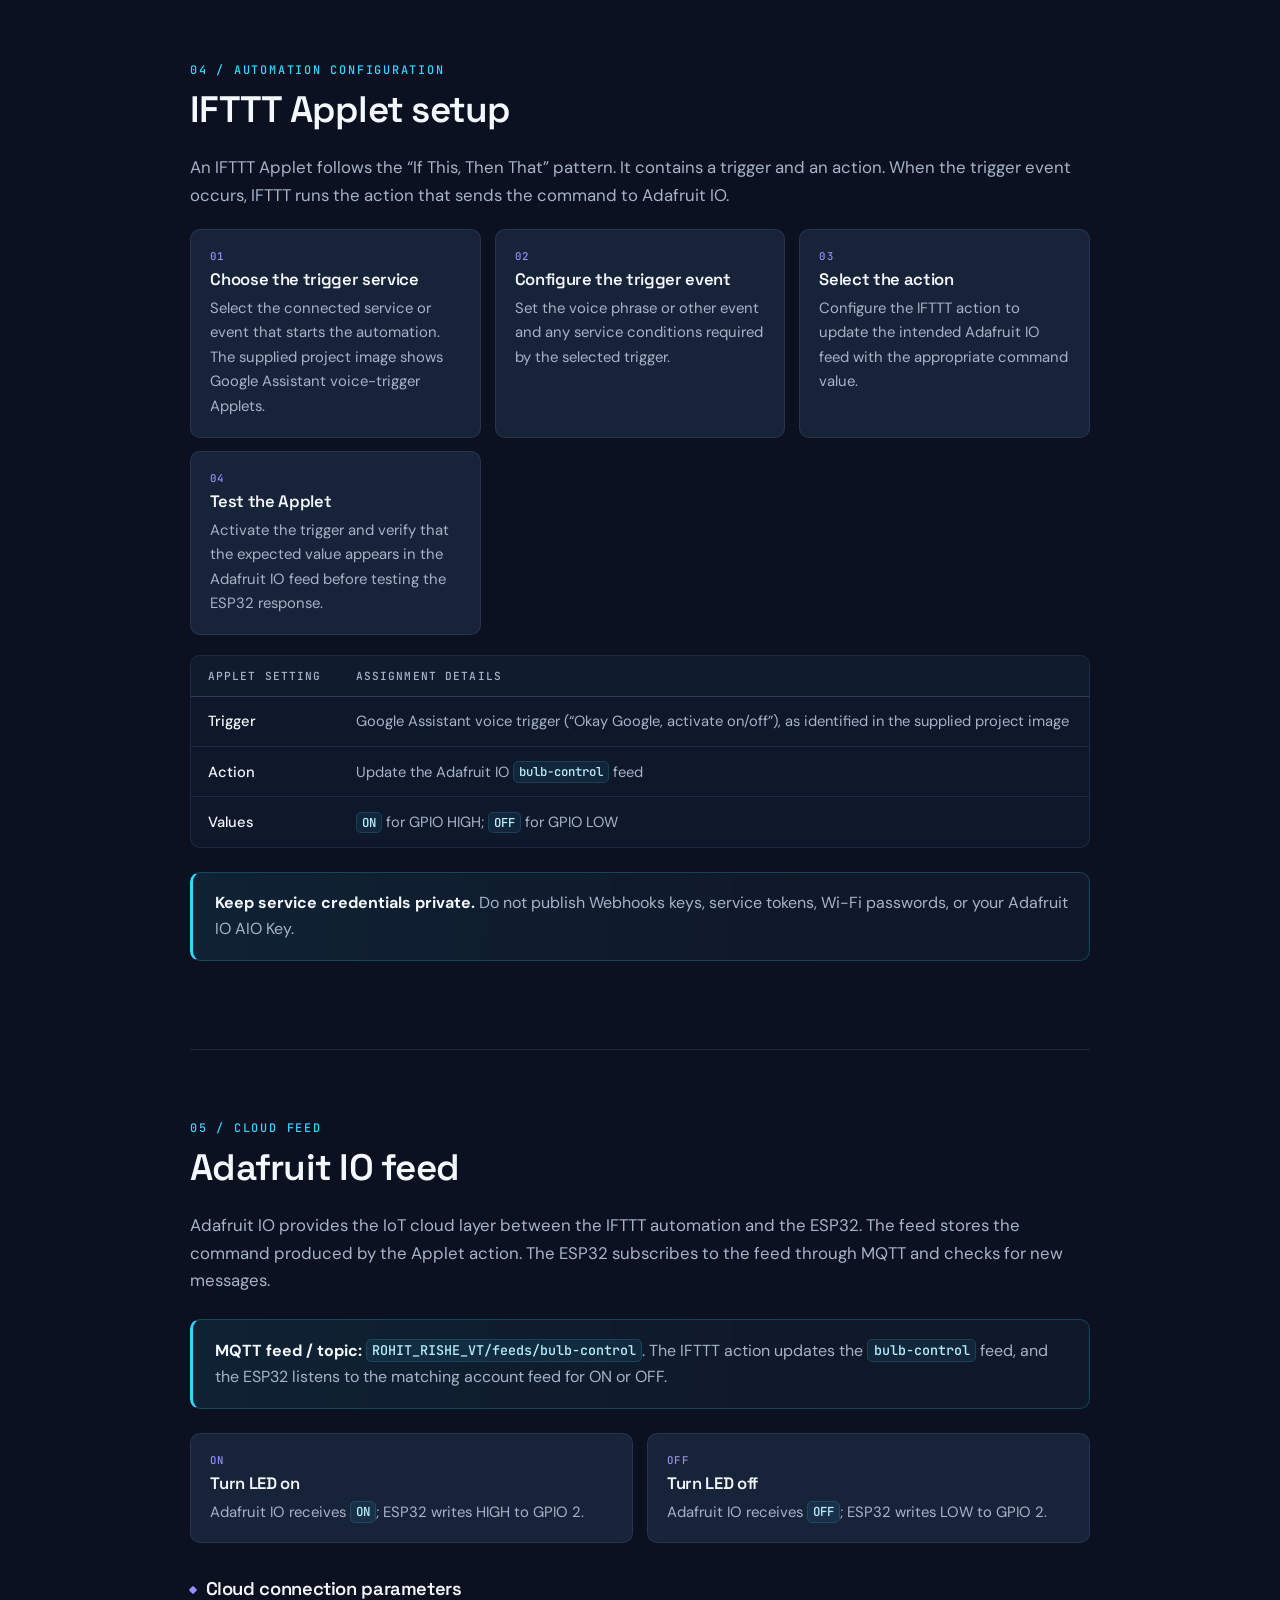
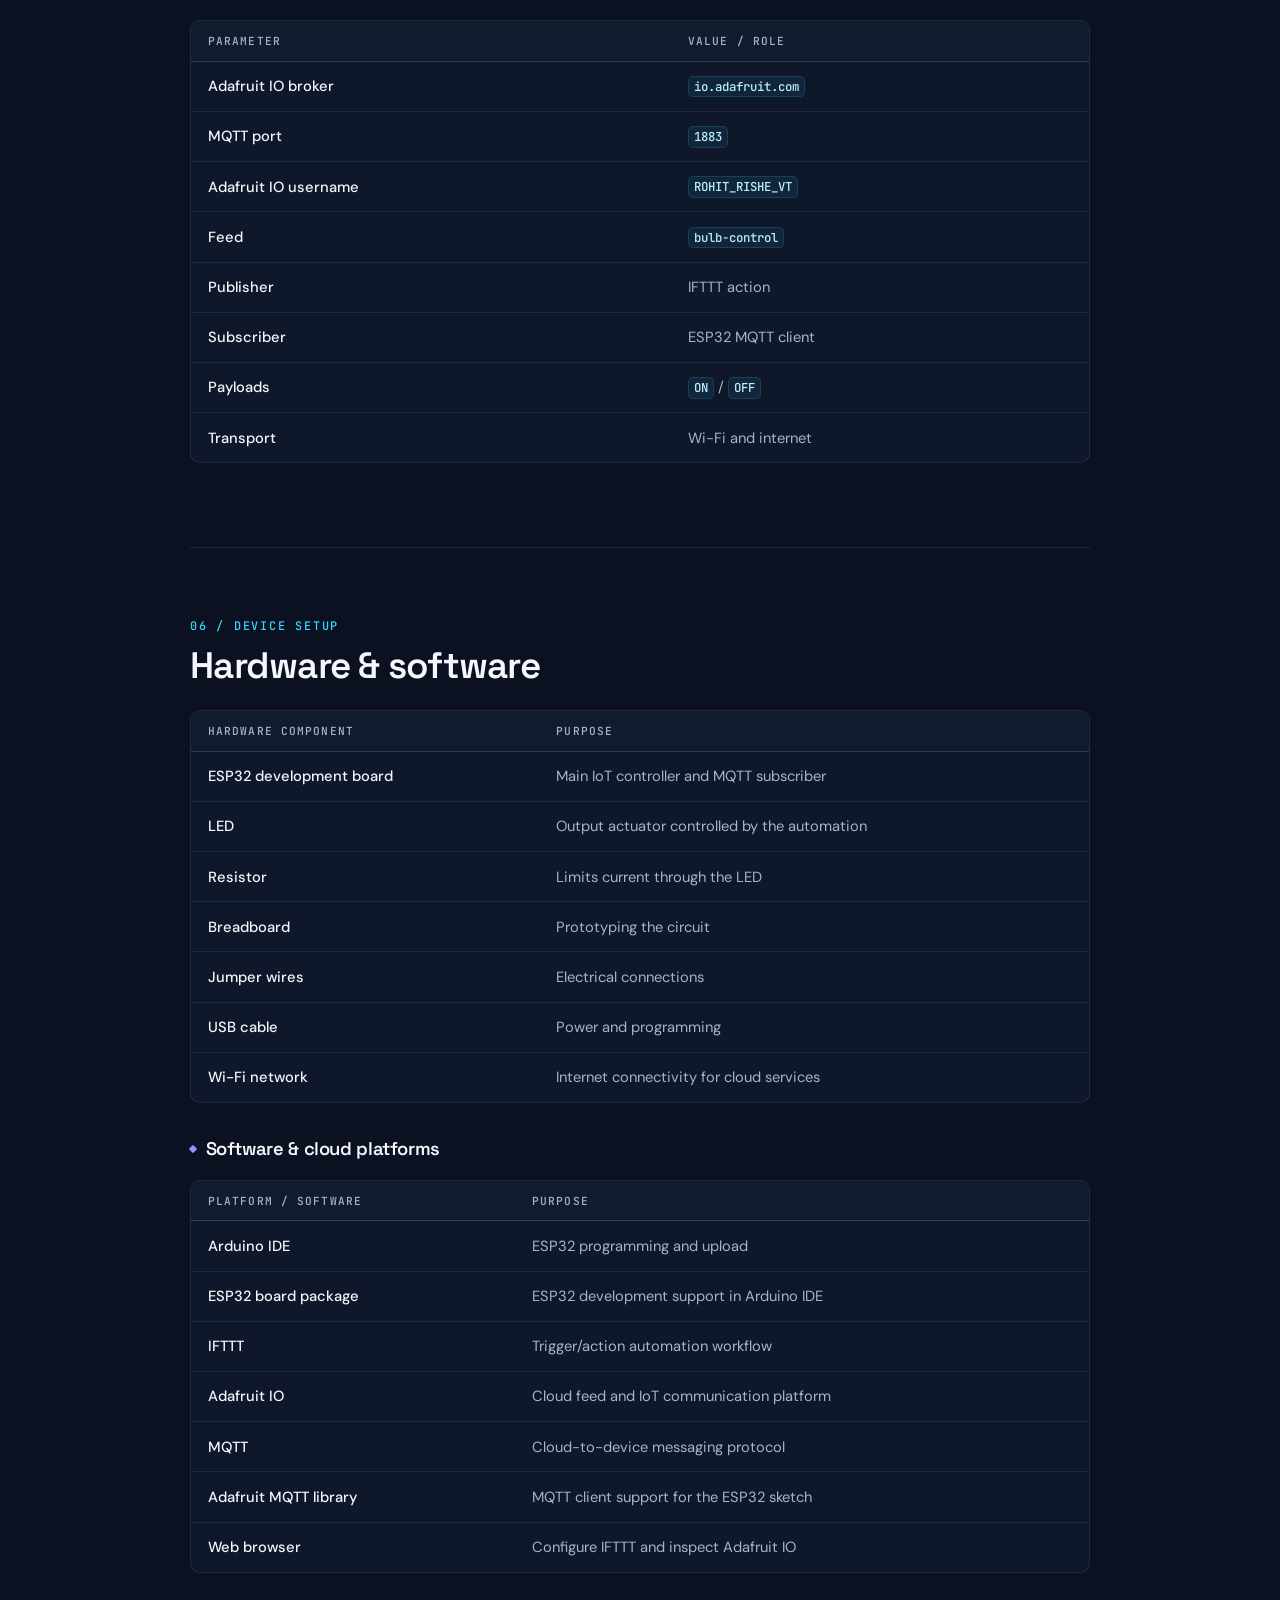
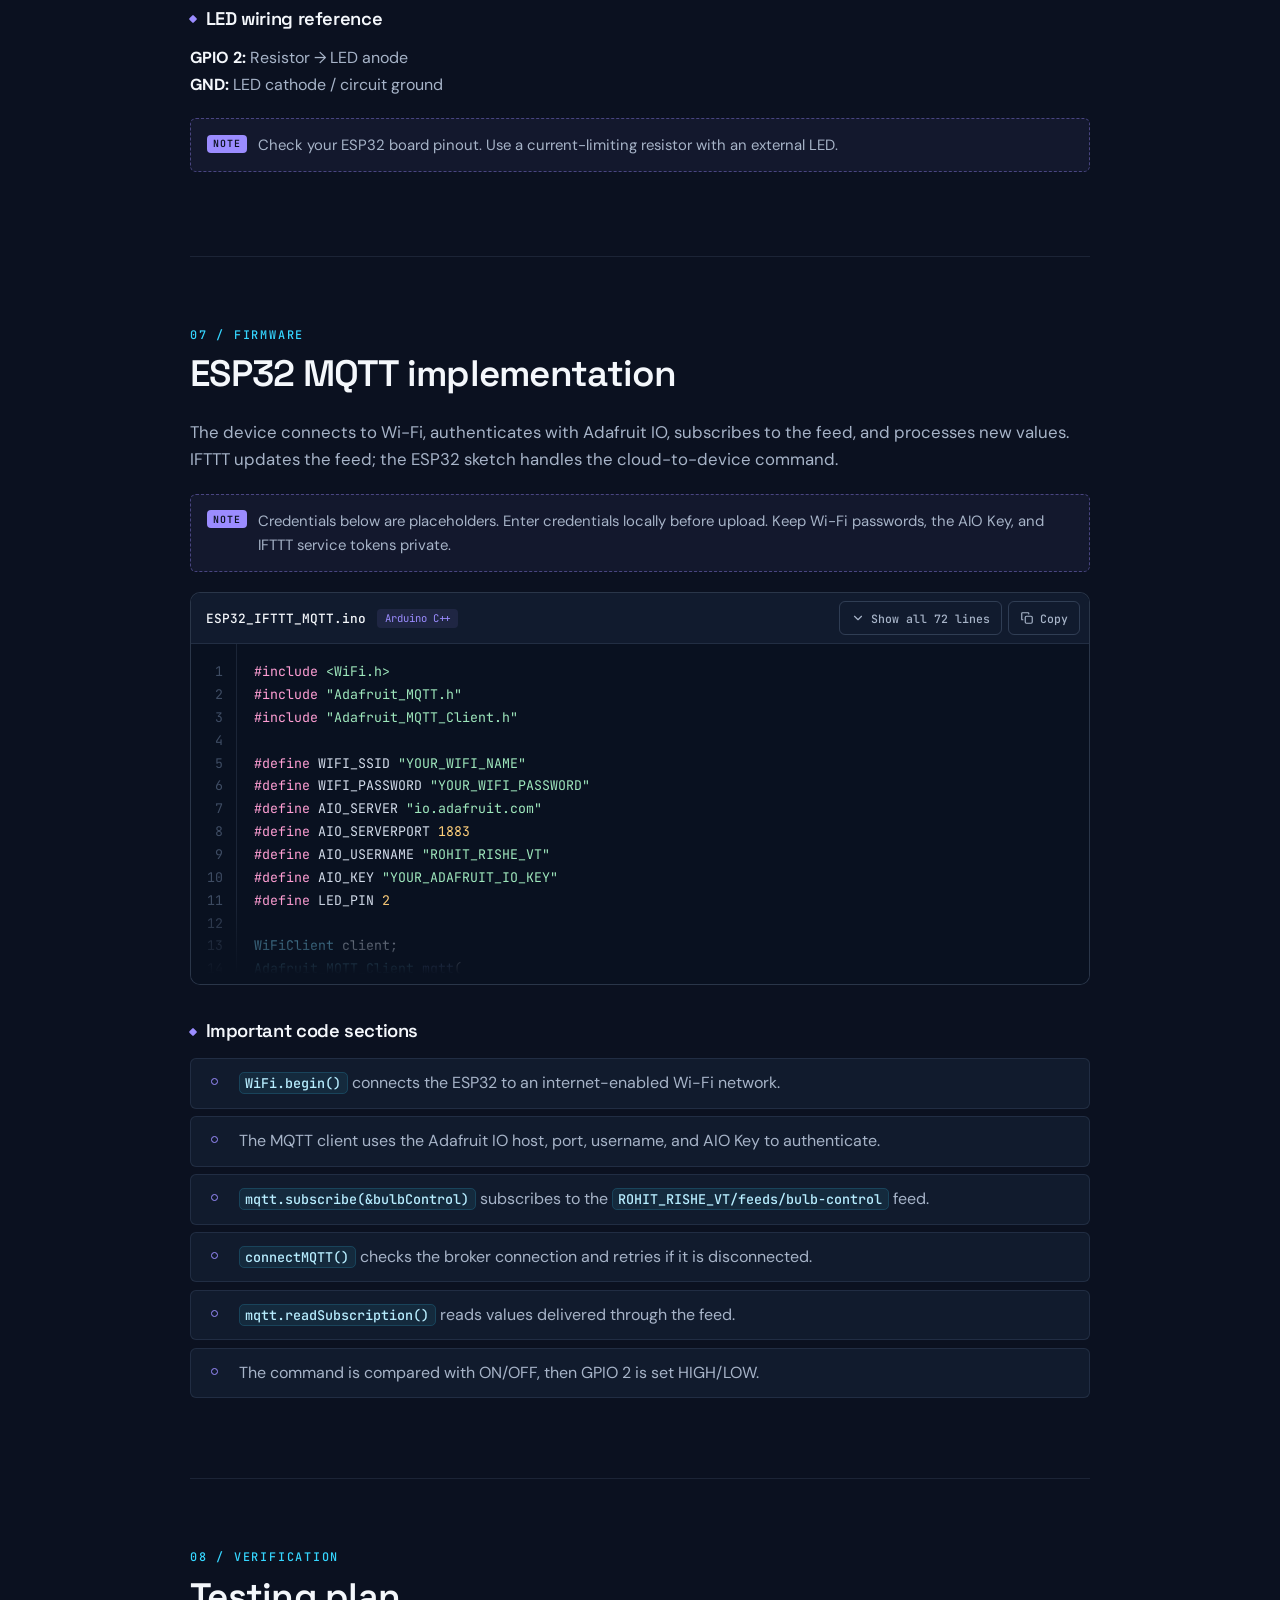
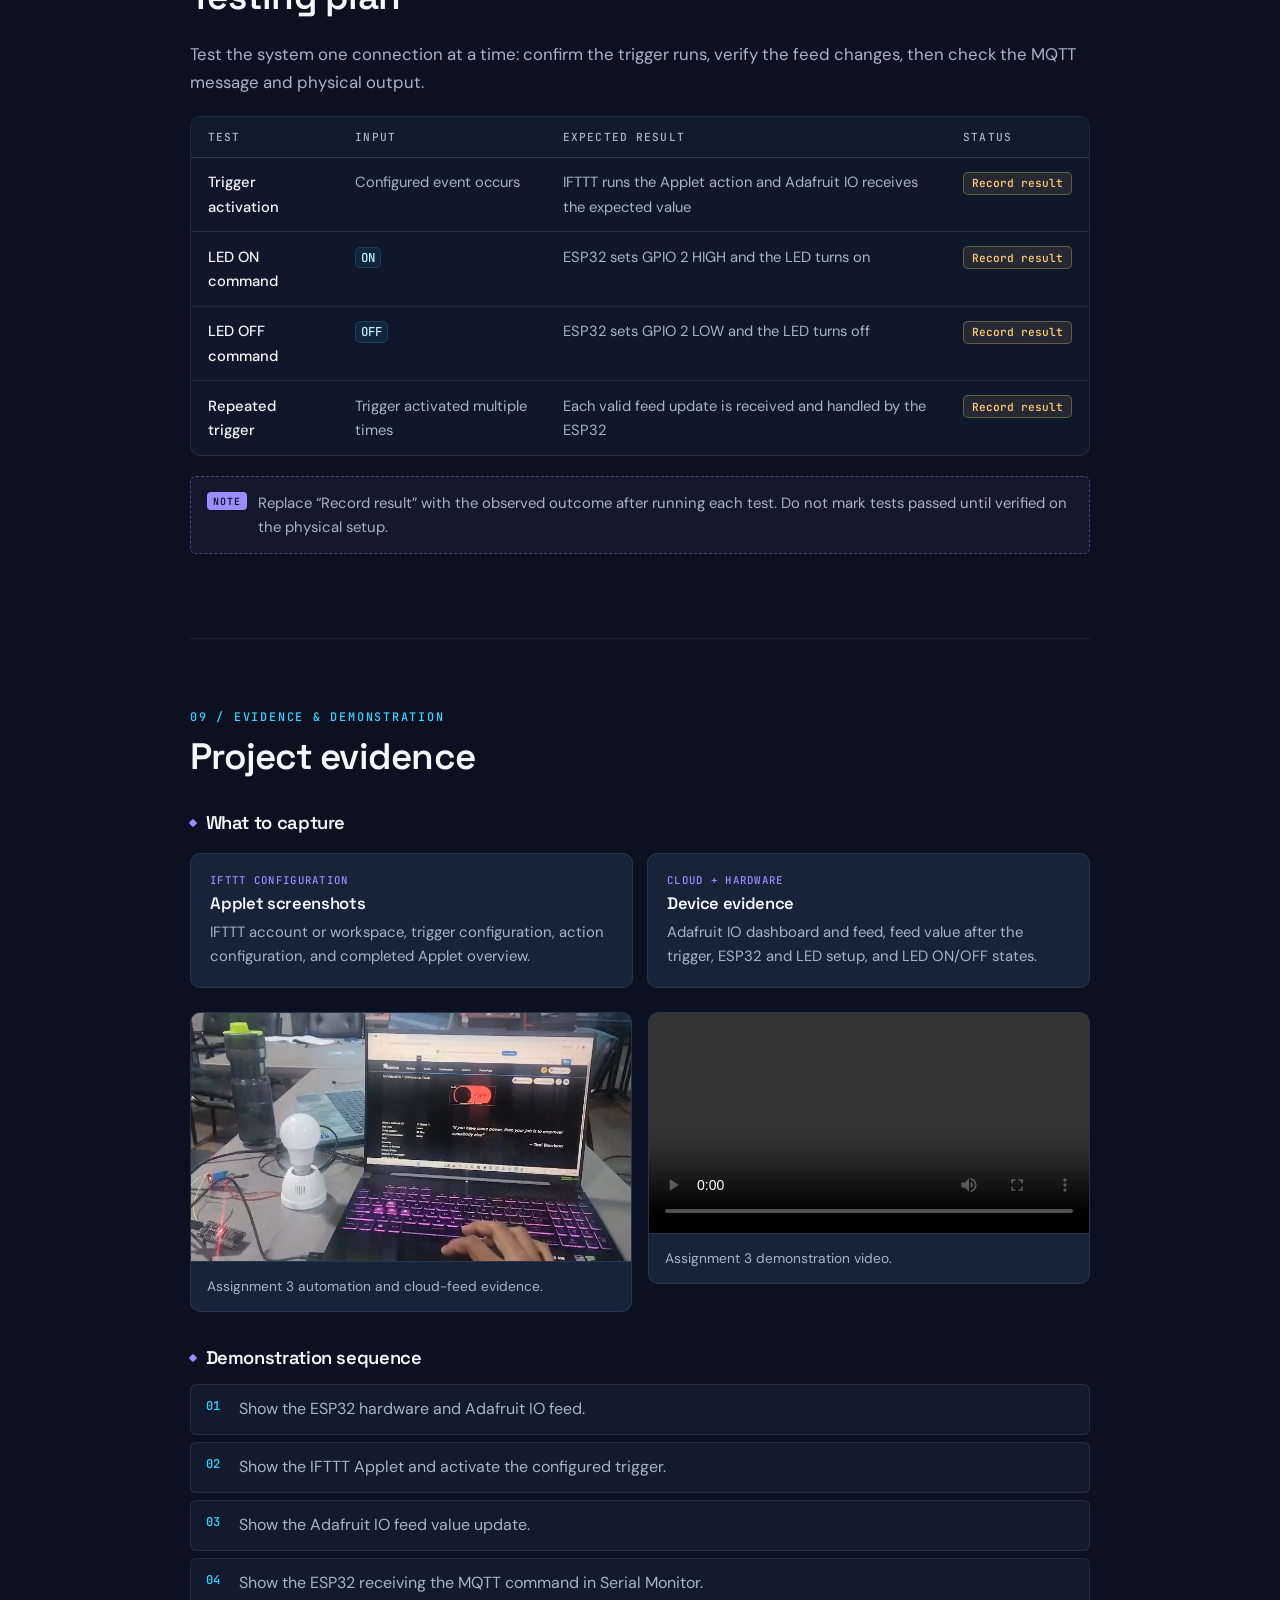
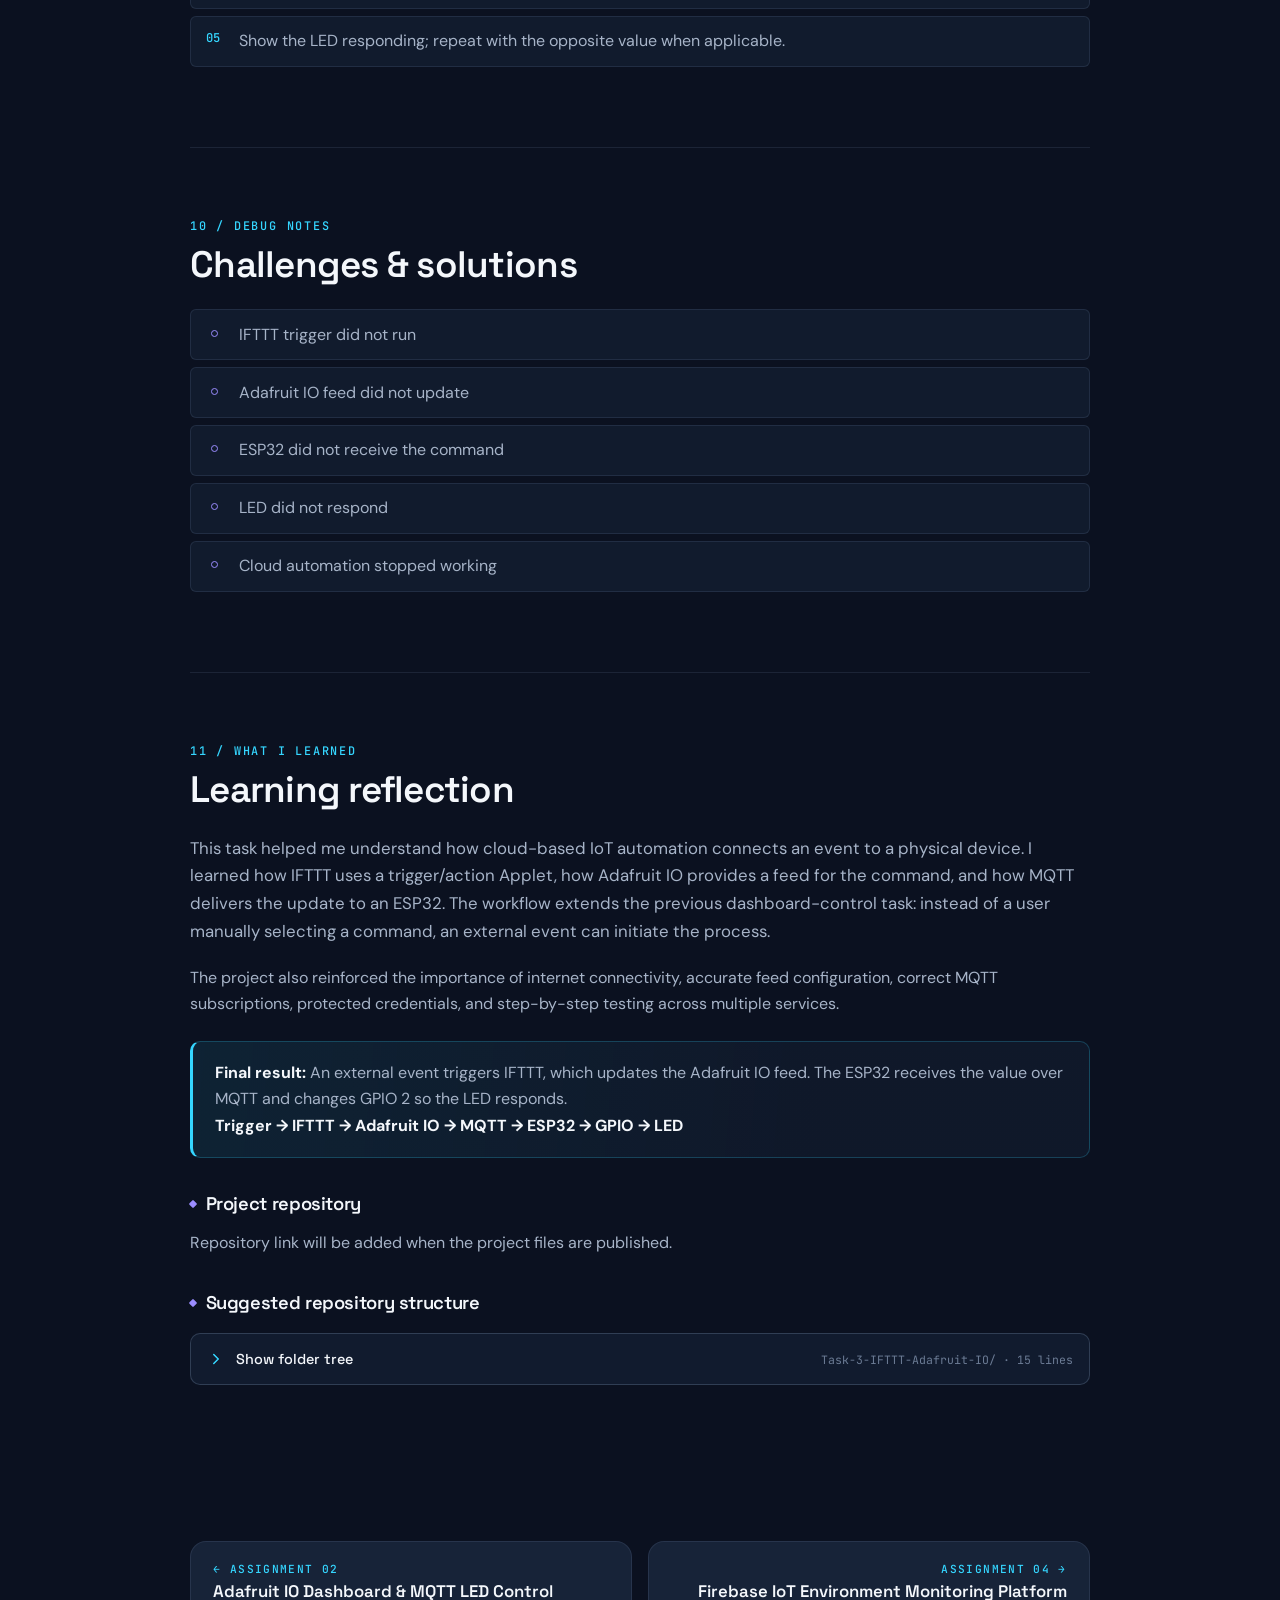
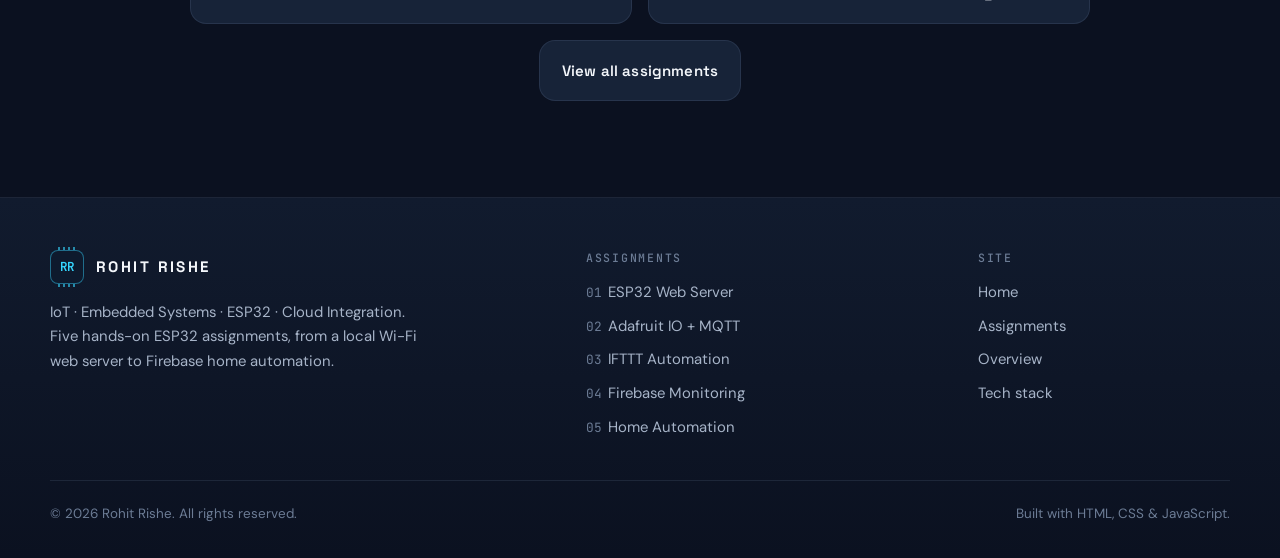
<file: assignment-03.html>
<!DOCTYPE html>
<html lang="en">
<head>
<meta charset="UTF-8" />
<meta name="viewport" content="width=device-width, initial-scale=1" />
<title>IFTTT + Adafruit IO IoT Automation · Assignment 03 · Rohit Rishe</title>
<meta name="description" content="Connect an IFTTT event to an ESP32 LED through an Adafruit IO feed and MQTT." />
<meta name="author" content="Rohit Rishe" />
<meta name="theme-color" content="#0B1120" />
<meta property="og:type" content="website" />
<meta property="og:title" content="IFTTT + Adafruit IO IoT Automation · Assignment 03 · Rohit Rishe" />
<meta property="og:description" content="Connect an IFTTT event to an ESP32 LED through an Adafruit IO feed and MQTT." />
<link rel="icon" href="assets/favicon.svg" type="image/svg+xml" />
<link rel="preconnect" href="https://fonts.googleapis.com" />
<link rel="preconnect" href="https://fonts.gstatic.com" crossorigin />
<link rel="stylesheet" href="https://fonts.googleapis.com/css2?family=DM+Sans:opsz,wght@9..40,400;9..40,500;9..40,700&family=JetBrains+Mono:wght@400;500;600&family=Space+Grotesk:wght@500;600;700&display=swap" />
<link rel="stylesheet" href="css/styles.css" />
<script>document.documentElement.classList.add("js")</script>
</head>
<body class="page-detail">
<a class="skip" href="#main">Skip to content</a>
<div class="progress" aria-hidden="true"></div>
<header class="head">
  <div class="wrap head__in">
    <a class="logo" href="index.html" aria-label="Rohit Rishe, home"><span class="logo__chip" aria-hidden="true">RR</span><span class="logo__name">ROHIT RISHE</span></a>
    <button class="burger" type="button" aria-expanded="false" aria-controls="menu" aria-label="Open menu"><span><i></i><i></i><i></i></span></button>
    <nav id="menu" class="menu" aria-label="Primary">
      <a href="index.html#home">Home</a>
      <a href="index.html#assignments" class="is-on" aria-current="page">Assignments</a>
      <a href="index.html#overview">Overview</a>
      <a href="index.html#stack">Tech stack</a>
    </nav>
  </div>
</header>

<main id="main" tabindex="-1">
  <section class="dhero" aria-labelledby="title">
    <div class="wrap">
      <ol class="crumbs" aria-label="Breadcrumb">
        <li><a href="index.html#home">Home</a></li>
        <li><a href="index.html#assignments">Assignments</a></li>
        <li><span aria-current="page">Assignment 03</span></li>
      </ol>
      <div class="dhero__grid">
        <div class="enter">
          <p class="dhero__tag"><b>A/03</b><span>IoT works / Task 03</span></p>
          <h1 id="title">IFTTT + Adafruit IO <span>IoT Automation</span></h1>
          <p class="dhero__lead">Turn an external event into a physical action by linking an IFTTT Applet, a cloud feed, and an ESP32 subscriber.</p>
          <ul class="chips" aria-label="Technologies"><li class="chip chip--hi">IFTTT</li><li class="chip">Adafruit IO</li><li class="chip">MQTT</li><li class="chip">ESP32</li></ul>
          <ul class="dhero__facts"><li><b>11</b> sections</li><li><b>1</b> photo</li><li><b>1</b> demo video</li><li><b>2</b> code / structure blocks</li></ul>
          <div class="dhero__cta">
            <a class="btn btn--solid" href="#evidence"><svg viewBox="0 0 24 24" fill="currentColor" aria-hidden="true"><path d="M8 5.5v13l10.5-6.5z"/></svg> Watch the demo</a>
            <a class="btn btn--line" href="index.html#assignments"><svg viewBox="0 0 24 24" fill="none" stroke="currentColor" stroke-width="2" stroke-linecap="round" stroke-linejoin="round" aria-hidden="true"><path d="M19 12H5M11 18l-6-6 6-6"/></svg> All assignments</a>
          </div>
        </div>
        <aside class="sigpath bracket enter-2" aria-labelledby="sigpath-title">
          <h2 id="sigpath-title">Signal path <span>from §03</span></h2>
          <ol>
            <li><div><small>Trigger</small><strong>External event</strong><p>Configured event occurs</p></div></li>
            <li><div><small>IFTTT</small><strong>Applet action</strong><p>Runs the then-that step</p></div></li>
            <li><div><small>Adafruit IO</small><strong>Feed + broker</strong><p>Stores and forwards value</p></div></li>
            <li><div><small>ESP32</small><strong>GPIO 2 / LED</strong><p>Applies the command</p></div></li>
          </ol>
          <a class="btn btn--line btn--sm" href="#system">Read §03 in full <svg viewBox="0 0 24 24" fill="none" stroke="currentColor" stroke-width="2" stroke-linecap="round" stroke-linejoin="round" aria-hidden="true"><path d="M5 12h14M13 6l6 6-6 6"/></svg></a>
        </aside>
      </div>
    </div>
  </section>

  <nav class="tabs" aria-label="Sections on this page">
    <div class="wrap tabs__in">
      <span class="tabs__label">Sections</span>
      <div class="tabs__track">
        <ol>
          <li><a href="#overview"><span>01</span>Overview</a></li>
          <li><a href="#concepts"><span>02</span>Automation concepts</a></li>
          <li><a href="#system"><span>03</span>System design</a></li>
          <li><a href="#ifttt"><span>04</span>IFTTT Applet</a></li>
          <li><a href="#cloud"><span>05</span>Adafruit IO feed</a></li>
          <li><a href="#hardware"><span>06</span>Hardware</a></li>
          <li><a href="#implementation"><span>07</span>Firmware</a></li>
          <li><a href="#testing"><span>08</span>Testing</a></li>
          <li><a href="#evidence"><span>09</span>Evidence &amp; video</a></li>
          <li><a href="#challenges"><span>10</span>Challenges</a></li>
          <li><a href="#reflection"><span>11</span>Reflection</a></li>
        </ol>
      </div>
    </div>
  </nav>

  <article class="article" aria-labelledby="title">
      <section class="sec" id="overview">
      <div class="sec-head"><span>01 / THE CHALLENGE</span><h2>Overview</h2></div>
      <div class="tiles">
        <div class="tile"><span>OBJECTIVE</span><h3>Automate an IoT device</h3><p>Develop an IoT automation system using an ESP32, IFTTT, Adafruit IO, and MQTT. A predefined external event should update a cloud feed and cause the ESP32 to control an LED without a manual dashboard command.</p></div>
        <div class="tile"><span>PROBLEM</span><h3>Move beyond manual control</h3><p>A basic connected device is often controlled manually through an app or dashboard. Automation adds a trigger and rules so a configured event can start the action automatically.</p></div>
      </div>
      <p class="callout"><strong>Project summary:</strong> IFTTT detects a configured trigger and runs an action that updates an Adafruit IO feed. The ESP32 subscribes to that feed over MQTT and changes the LED state in response.</p>
    </section>

      <section class="sec" id="concepts">
      <div class="sec-head"><span>02 / AUTOMATION CONCEPTS</span><h2>From event to action</h2></div>
      <p class="lead">IoT automation lets connected systems perform an action when a predefined event or condition occurs, instead of waiting for a person to press a control.</p>
      <div class="tiles">
        <div class="tile"><span>01 / IF THIS</span><h3>Trigger</h3><p>An event that starts the automation. The supplied project image identifies Google Assistant voice-trigger Applets; the configured trigger phrase is “Okay Google, activate on/off.”</p></div>
        <div class="tile"><span>02 / AUTOMATION</span><h3>IFTTT Applet</h3><p>IFTTT means “If This Then That.” An Applet connects a trigger service or event to an action.</p></div>
        <div class="tile"><span>03 / THEN THAT</span><h3>Action</h3><p>The operation IFTTT runs after the trigger. Here, the action sends a value to Adafruit IO.</p></div>
        <div class="tile"><span>04 / DEVICE</span><h3>ESP32 + LED</h3><p>The ESP32 receives the cloud command through MQTT and applies it to its GPIO output.</p></div>
      </div>
      <p class="note">Other possible triggers include a Webhooks event, a button, a schedule, or a connected application. Document the configured trigger accurately if it differs from the voice-trigger example.</p>
    </section>

      <section class="sec" id="system">
      <div class="sec-head"><span>03 / END-TO-END ARCHITECTURE</span><h2>System design &amp; data flow</h2></div>
      <p class="lead">The automation and device-control layers are separate: IFTTT evaluates the trigger, while Adafruit IO and MQTT deliver the command to the hardware.</p>
      <div class="flow" aria-label="External event to IFTTT to Adafruit IO to ESP32 to LED">
        <div class="flow-step"><span>Trigger</span><strong>External event</strong><p>Configured event occurs</p></div>
        <div class="flow-step"><span>IFTTT</span><strong>Applet action</strong><p>Runs the then-that step</p></div>
        <div class="flow-step"><span>Adafruit IO</span><strong>Feed + broker</strong><p>Stores and forwards value</p></div>
        <div class="flow-step"><span>ESP32</span><strong>GPIO 2 / LED</strong><p>Applies the command</p></div>
      </div>
      <ol class="steps">
        <li>A predefined external trigger occurs.</li>
        <li>IFTTT detects the event and runs the configured Applet.</li>
        <li>The Applet action sends the selected command to Adafruit IO.</li>
        <li>The <code>bulb-control</code> feed stores the new value.</li>
        <li>The MQTT broker forwards it to the subscribed ESP32.</li>
        <li>The ESP32 reads the command and selects the corresponding output state.</li>
        <li>GPIO 2 changes state and the LED responds.</li>
      </ol>
      <div class="tiles">
        <div class="tile"><span>FEED VALUE: ON</span><h3>GPIO 2 = HIGH</h3><p>The ESP32 turns the LED on.</p></div>
        <div class="tile"><span>FEED VALUE: OFF</span><h3>GPIO 2 = LOW</h3><p>The ESP32 turns the LED off.</p></div>
      </div>
      <h3 class="sub">Example automation sequence</h3>
      <p class="prose">Trigger occurs &rarr; IFTTT detects event &rarr; Applet runs action &rarr; Feed updates &rarr; ESP32 receives MQTT &rarr; LED responds.</p>
    </section>

      <section class="sec" id="ifttt">
      <div class="sec-head"><span>04 / AUTOMATION CONFIGURATION</span><h2>IFTTT Applet setup</h2></div>
      <p class="lead">An IFTTT Applet follows the “If This, Then That” pattern. It contains a trigger and an action. When the trigger event occurs, IFTTT runs the action that sends the command to Adafruit IO.</p>
      <div class="tiles">
        <div class="tile"><span>01</span><h3>Choose the trigger service</h3><p>Select the connected service or event that starts the automation. The supplied project image shows Google Assistant voice-trigger Applets.</p></div>
        <div class="tile"><span>02</span><h3>Configure the trigger event</h3><p>Set the voice phrase or other event and any service conditions required by the selected trigger.</p></div>
        <div class="tile"><span>03</span><h3>Select the action</h3><p>Configure the IFTTT action to update the intended Adafruit IO feed with the appropriate command value.</p></div>
        <div class="tile"><span>04</span><h3>Test the Applet</h3><p>Activate the trigger and verify that the expected value appears in the Adafruit IO feed before testing the ESP32 response.</p></div>
      </div>
      <div class="table-wrap">
        <table class="data">
          <thead><tr><th scope="col">Applet setting</th><th scope="col">Assignment details</th></tr></thead>
          <tbody>
            <tr><td>Trigger</td><td>Google Assistant voice trigger (“Okay Google, activate on/off”), as identified in the supplied project image</td></tr>
            <tr><td>Action</td><td>Update the Adafruit IO <code>bulb-control</code> feed</td></tr>
            <tr><td>Values</td><td><code>ON</code> for GPIO HIGH; <code>OFF</code> for GPIO LOW</td></tr>
          </tbody>
        </table>
      </div>
      <p class="callout"><strong>Keep service credentials private.</strong> Do not publish Webhooks keys, service tokens, Wi-Fi passwords, or your Adafruit IO AIO Key.</p>
    </section>

      <section class="sec" id="cloud">
      <div class="sec-head"><span>05 / CLOUD FEED</span><h2>Adafruit IO feed</h2></div>
      <p class="lead">Adafruit IO provides the IoT cloud layer between the IFTTT automation and the ESP32. The feed stores the command produced by the Applet action. The ESP32 subscribes to the feed through MQTT and checks for new messages.</p>
      <p class="callout"><strong>MQTT feed / topic:</strong> <code>ROHIT_RISHE_VT/feeds/bulb-control</code>. The IFTTT action updates the <code>bulb-control</code> feed, and the ESP32 listens to the matching account feed for ON or OFF.</p>
      <div class="tiles">
        <div class="tile"><span>ON</span><h3>Turn LED on</h3><p>Adafruit IO receives <code>ON</code>; ESP32 writes HIGH to GPIO 2.</p></div>
        <div class="tile"><span>OFF</span><h3>Turn LED off</h3><p>Adafruit IO receives <code>OFF</code>; ESP32 writes LOW to GPIO 2.</p></div>
      </div>
      <h3 class="sub">Cloud connection parameters</h3>
      <div class="table-wrap">
        <table class="data">
          <thead><tr><th scope="col">Parameter</th><th scope="col">Value / role</th></tr></thead>
          <tbody>
            <tr><td>Adafruit IO broker</td><td><code>io.adafruit.com</code></td></tr>
            <tr><td>MQTT port</td><td><code>1883</code></td></tr>
            <tr><td>Adafruit IO username</td><td><code>ROHIT_RISHE_VT</code></td></tr>
            <tr><td>Feed</td><td><code>bulb-control</code></td></tr>
            <tr><td>Publisher</td><td>IFTTT action</td></tr>
            <tr><td>Subscriber</td><td>ESP32 MQTT client</td></tr>
            <tr><td>Payloads</td><td><code>ON</code> / <code>OFF</code></td></tr>
            <tr><td>Transport</td><td>Wi-Fi and internet</td></tr>
          </tbody>
        </table>
      </div>
    </section>

      <section class="sec" id="hardware">
      <div class="sec-head"><span>06 / DEVICE SETUP</span><h2>Hardware &amp; software</h2></div>
      <div class="table-wrap">
        <table class="data">
          <thead><tr><th scope="col">Hardware component</th><th scope="col">Purpose</th></tr></thead>
          <tbody>
            <tr><td>ESP32 development board</td><td>Main IoT controller and MQTT subscriber</td></tr>
            <tr><td>LED</td><td>Output actuator controlled by the automation</td></tr>
            <tr><td>Resistor</td><td>Limits current through the LED</td></tr>
            <tr><td>Breadboard</td><td>Prototyping the circuit</td></tr>
            <tr><td>Jumper wires</td><td>Electrical connections</td></tr>
            <tr><td>USB cable</td><td>Power and programming</td></tr>
            <tr><td>Wi-Fi network</td><td>Internet connectivity for cloud services</td></tr>
          </tbody>
        </table>
      </div>
      <h3 class="sub">Software &amp; cloud platforms</h3>
      <div class="table-wrap">
        <table class="data">
          <thead><tr><th scope="col">Platform / software</th><th scope="col">Purpose</th></tr></thead>
          <tbody>
            <tr><td>Arduino IDE</td><td>ESP32 programming and upload</td></tr>
            <tr><td>ESP32 board package</td><td>ESP32 development support in Arduino IDE</td></tr>
            <tr><td>IFTTT</td><td>Trigger/action automation workflow</td></tr>
            <tr><td>Adafruit IO</td><td>Cloud feed and IoT communication platform</td></tr>
            <tr><td>MQTT</td><td>Cloud-to-device messaging protocol</td></tr>
            <tr><td>Adafruit MQTT library</td><td>MQTT client support for the ESP32 sketch</td></tr>
            <tr><td>Web browser</td><td>Configure IFTTT and inspect Adafruit IO</td></tr>
          </tbody>
        </table>
      </div>
      <h3 class="sub">LED wiring reference</h3>
      <p class="prose"><strong>GPIO 2:</strong> Resistor &rarr; LED anode<br /><strong>GND:</strong> LED cathode / circuit ground</p>
      <p class="note">Check your ESP32 board pinout. Use a current-limiting resistor with an external LED.</p>
    </section>

      <section class="sec" id="implementation">
      <div class="sec-head"><span>07 / FIRMWARE</span><h2>ESP32 MQTT implementation</h2></div>
      <p class="lead">The device connects to Wi-Fi, authenticates with Adafruit IO, subscribes to the feed, and processes new values. IFTTT updates the feed; the ESP32 sketch handles the cloud-to-device command.</p>
      <p class="note">Credentials below are placeholders. Enter credentials locally before upload. Keep Wi-Fi passwords, the AIO Key, and IFTTT service tokens private.</p>
      <p class="code-file">ESP32_IFTTT_MQTT.ino</p>
      <pre class="code"><code>#include &lt;WiFi.h&gt;
#include "Adafruit_MQTT.h"
#include "Adafruit_MQTT_Client.h"

#define WIFI_SSID "YOUR_WIFI_NAME"
#define WIFI_PASSWORD "YOUR_WIFI_PASSWORD"
#define AIO_SERVER "io.adafruit.com"
#define AIO_SERVERPORT 1883
#define AIO_USERNAME "ROHIT_RISHE_VT"
#define AIO_KEY "YOUR_ADAFRUIT_IO_KEY"
#define LED_PIN 2

WiFiClient client;
Adafruit_MQTT_Client mqtt(
  &amp;client, AIO_SERVER, AIO_SERVERPORT, AIO_USERNAME, AIO_KEY);

Adafruit_MQTT_Subscribe bulbControl = Adafruit_MQTT_Subscribe(
  &amp;mqtt, AIO_USERNAME "/feeds/bulb-control");

void setup() {
  Serial.begin(115200);
  pinMode(LED_PIN, OUTPUT);
  digitalWrite(LED_PIN, LOW);

  WiFi.begin(WIFI_SSID, WIFI_PASSWORD);
  Serial.print("Connecting to Wi-Fi");
  while (WiFi.status() != WL_CONNECTED) {
    delay(500);
    Serial.print(".");
  }
  Serial.println();
  Serial.println("Wi-Fi connected");
  Serial.print("IP Address: ");
  Serial.println(WiFi.localIP());
  mqtt.subscribe(&amp;bulbControl);
}

void connectMQTT() {
  int8_t result;
  if (mqtt.connected()) return;

  Serial.print("Connecting to Adafruit IO...");
  while ((result = mqtt.connect()) != 0) {
    Serial.println(mqtt.connectErrorString(result));
    mqtt.disconnect();
    delay(5000);
  }
  Serial.println("Connected to Adafruit IO");
}

void loop() {
  connectMQTT();
  mqtt.processPackets(1000);

  Adafruit_MQTT_Subscribe *subscription;
  while ((subscription = mqtt.readSubscription(1000))) {
    if (subscription == &amp;bulbControl) {
      String command = (char *)bulbControl.lastread;
      command.trim();
      Serial.print("Received: ");
      Serial.println(command);

      if (command == "ON") {
        digitalWrite(LED_PIN, HIGH);
        Serial.println("LED ON");
      } else if (command == "OFF") {
        digitalWrite(LED_PIN, LOW);
        Serial.println("LED OFF");
      }
    }
  }
}</code></pre>
      <h3 class="sub">Important code sections</h3>
      <ul class="steps">
        <li><code>WiFi.begin()</code> connects the ESP32 to an internet-enabled Wi-Fi network.</li>
        <li>The MQTT client uses the Adafruit IO host, port, username, and AIO Key to authenticate.</li>
        <li><code>mqtt.subscribe(&amp;bulbControl)</code> subscribes to the <code>ROHIT_RISHE_VT/feeds/bulb-control</code> feed.</li>
        <li><code>connectMQTT()</code> checks the broker connection and retries if it is disconnected.</li>
        <li><code>mqtt.readSubscription()</code> reads values delivered through the feed.</li>
        <li>The command is compared with ON/OFF, then GPIO 2 is set HIGH/LOW.</li>
      </ul>
    </section>

      <section class="sec" id="testing">
      <div class="sec-head"><span>08 / VERIFICATION</span><h2>Testing plan</h2></div>
      <p class="lead">Test the system one connection at a time: confirm the trigger runs, verify the feed changes, then check the MQTT message and physical output.</p>
      <div class="table-wrap">
        <table class="data">
          <thead><tr><th scope="col">Test</th><th scope="col">Input</th><th scope="col">Expected result</th><th scope="col">Status</th></tr></thead>
          <tbody>
            <tr><td>Trigger activation</td><td>Configured event occurs</td><td>IFTTT runs the Applet action and Adafruit IO receives the expected value</td><td>Record result</td></tr>
            <tr><td>LED ON command</td><td><code>ON</code></td><td>ESP32 sets GPIO 2 HIGH and the LED turns on</td><td>Record result</td></tr>
            <tr><td>LED OFF command</td><td><code>OFF</code></td><td>ESP32 sets GPIO 2 LOW and the LED turns off</td><td>Record result</td></tr>
            <tr><td>Repeated trigger</td><td>Trigger activated multiple times</td><td>Each valid feed update is received and handled by the ESP32</td><td>Record result</td></tr>
          </tbody>
        </table>
      </div>
      <p class="note">Replace “Record result” with the observed outcome after running each test. Do not mark tests passed until verified on the physical setup.</p>
    </section>

      <section class="sec" id="evidence">
      <div class="sec-head"><span>09 / EVIDENCE &amp; DEMONSTRATION</span><h2>Project evidence</h2></div>
      <h3 class="sub">What to capture</h3>
      <div class="tiles">
        <div class="tile"><span>IFTTT CONFIGURATION</span><h3>Applet screenshots</h3><p>IFTTT account or workspace, trigger configuration, action configuration, and completed Applet overview.</p></div>
        <div class="tile"><span>CLOUD + HARDWARE</span><h3>Device evidence</h3><p>Adafruit IO dashboard and feed, feed value after the trigger, ESP32 and LED setup, and LED ON/OFF states.</p></div>
      </div>
      <div class="gallery">
        <figure>
          <button type="button" class="zoom" data-zoom data-caption="Assignment 3 automation and cloud-feed evidence." aria-label="Open full size: Assignment 3 IFTTT and Adafruit IO automation evidence"><img src="assets/images/a03-rohit-cover.jpg" alt="Assignment 3 IFTTT and Adafruit IO automation evidence" loading="lazy" decoding="async" /></button>
          <figcaption>Assignment 3 automation and cloud-feed evidence.</figcaption>
        </figure>
        <figure>
          <video controls preload="metadata" playsinline aria-label="Assignment 3 demonstration video.">
            <source src="assets/videos/a03-rohit-demo.mp4#t=0.4" type="video/mp4" />
            Your browser does not support embedded video. <a href="assets/videos/a03-rohit-demo.mp4">Open the Assignment 3 video</a>.
          </video>
          <figcaption>Assignment 3 demonstration video.</figcaption>
        </figure>
      </div>
      <h3 class="sub">Demonstration sequence</h3>
      <ol class="steps">
        <li>Show the ESP32 hardware and Adafruit IO feed.</li>
        <li>Show the IFTTT Applet and activate the configured trigger.</li>
        <li>Show the Adafruit IO feed value update.</li>
        <li>Show the ESP32 receiving the MQTT command in Serial Monitor.</li>
        <li>Show the LED responding; repeat with the opposite value when applicable.</li>
      </ol>
    </section>

      <section class="sec" id="challenges">
      <div class="sec-head"><span>10 / DEBUG NOTES</span><h2>Challenges &amp; solutions</h2></div>
      <ul class="steps">
        <li>IFTTT trigger did not run</li>
        <li>Adafruit IO feed did not update</li>
        <li>ESP32 did not receive the command</li>
        <li>LED did not respond</li>
        <li>Cloud automation stopped working</li>
      </ul>
    </section>

      <section class="sec" id="reflection">
      <div class="sec-head"><span>11 / WHAT I LEARNED</span><h2>Learning reflection</h2></div>
      <p class="lead">This task helped me understand how cloud-based IoT automation connects an event to a physical device. I learned how IFTTT uses a trigger/action Applet, how Adafruit IO provides a feed for the command, and how MQTT delivers the update to an ESP32. The workflow extends the previous dashboard-control task: instead of a user manually selecting a command, an external event can initiate the process.</p>
      <p class="prose">The project also reinforced the importance of internet connectivity, accurate feed configuration, correct MQTT subscriptions, protected credentials, and step-by-step testing across multiple services.</p>
      <p class="callout"><strong>Final result:</strong> An external event triggers IFTTT, which updates the Adafruit IO feed. The ESP32 receives the value over MQTT and changes GPIO 2 so the LED responds.<br /><strong>Trigger &rarr; IFTTT &rarr; Adafruit IO &rarr; MQTT &rarr; ESP32 &rarr; GPIO &rarr; LED</strong></p>
      <h3 class="sub">Project repository</h3>
      <p class="prose">Repository link will be added when the project files are published.</p>
      <h3 class="sub">Suggested repository structure</h3>
      <details class="fold"><summary><svg viewBox="0 0 24 24" fill="none" stroke="currentColor" stroke-width="2" stroke-linecap="round" stroke-linejoin="round" aria-hidden="true"><path d="m9 18 6-6-6-6"/></svg> Show folder tree <small>Task-3-IFTTT-Adafruit-IO/ · 15 lines</small></summary><pre class="code" data-file="Task-3-IFTTT-Adafruit-IO/"><code>Task-3-IFTTT-Adafruit-IO/
|-- ESP32_IFTTT_MQTT.ino
|-- README.md
|-- circuit/
|   `-- circuit-diagram.png
|-- ifttt/
|   |-- trigger-screenshot.png
|   `-- applet-screenshot.png
|-- adafruit-io/
|   |-- dashboard.png
|   `-- feed.png
|-- photos/
|   `-- hardware-setup.jpg
`-- video/
    `-- demo-link.txt</code></pre></details>
    </section>
  </article>

  <nav class="pager" aria-label="Assignment navigation">
    <a class="pager__prev" href="assignment-02.html" rel="prev"><small>&larr; Assignment 02</small><strong>Adafruit IO Dashboard &amp; MQTT LED Control</strong></a>
    <a class="pager__next" href="assignment-04.html" rel="next"><small>Assignment 04 &rarr;</small><strong>Firebase IoT Environment Monitoring Platform</strong></a>
    <a class="btn btn--line pager__all" href="index.html#assignments">View all assignments</a>
  </nav>
</main>

<footer class="foot">
  <div class="wrap">
    <div class="foot__grid">
      <div class="foot__about">
        <a class="logo" href="index.html"><span class="logo__chip" aria-hidden="true">RR</span><span class="logo__name">ROHIT RISHE</span></a>
        <p>IoT · Embedded Systems · ESP32 · Cloud Integration. Five hands-on ESP32 assignments, from a local Wi-Fi web server to Firebase home automation.</p>
      </div>
      <nav aria-label="Assignments">
        <h2>Assignments</h2>
        <ul>
          <li><a href="assignment-01.html"><span>01</span>ESP32 Web Server</a></li>
          <li><a href="assignment-02.html"><span>02</span>Adafruit IO + MQTT</a></li>
          <li><a href="assignment-03.html"><span>03</span>IFTTT Automation</a></li>
          <li><a href="assignment-04.html"><span>04</span>Firebase Monitoring</a></li>
          <li><a href="assignment-05.html"><span>05</span>Home Automation</a></li>
        </ul>
      </nav>
      <nav aria-label="Site">
        <h2>Site</h2>
        <ul>
          <li><a href="index.html#home">Home</a></li>
          <li><a href="index.html#assignments">Assignments</a></li>
          <li><a href="index.html#overview">Overview</a></li>
          <li><a href="index.html#stack">Tech stack</a></li>
        </ul>
      </nav>
    </div>
    <div class="foot__base"><span>&copy; <span data-year>2026</span> Rohit Rishe. All rights reserved.</span><span>Built with HTML, CSS &amp; JavaScript.</span></div>
  </div>
</footer>
<button class="totop" type="button" aria-label="Back to top"><svg viewBox="0 0 24 24" fill="none" stroke="currentColor" stroke-width="2" stroke-linecap="round" stroke-linejoin="round" aria-hidden="true"><path d="M12 19V5M5 12l7-7 7 7"/></svg><svg class="totop__ring" viewBox="0 0 50 50" aria-hidden="true"><circle cx="25" cy="25" r="23"/></svg></button>
<script src="js/main.js" defer></script>
</body>
</html>
</file>
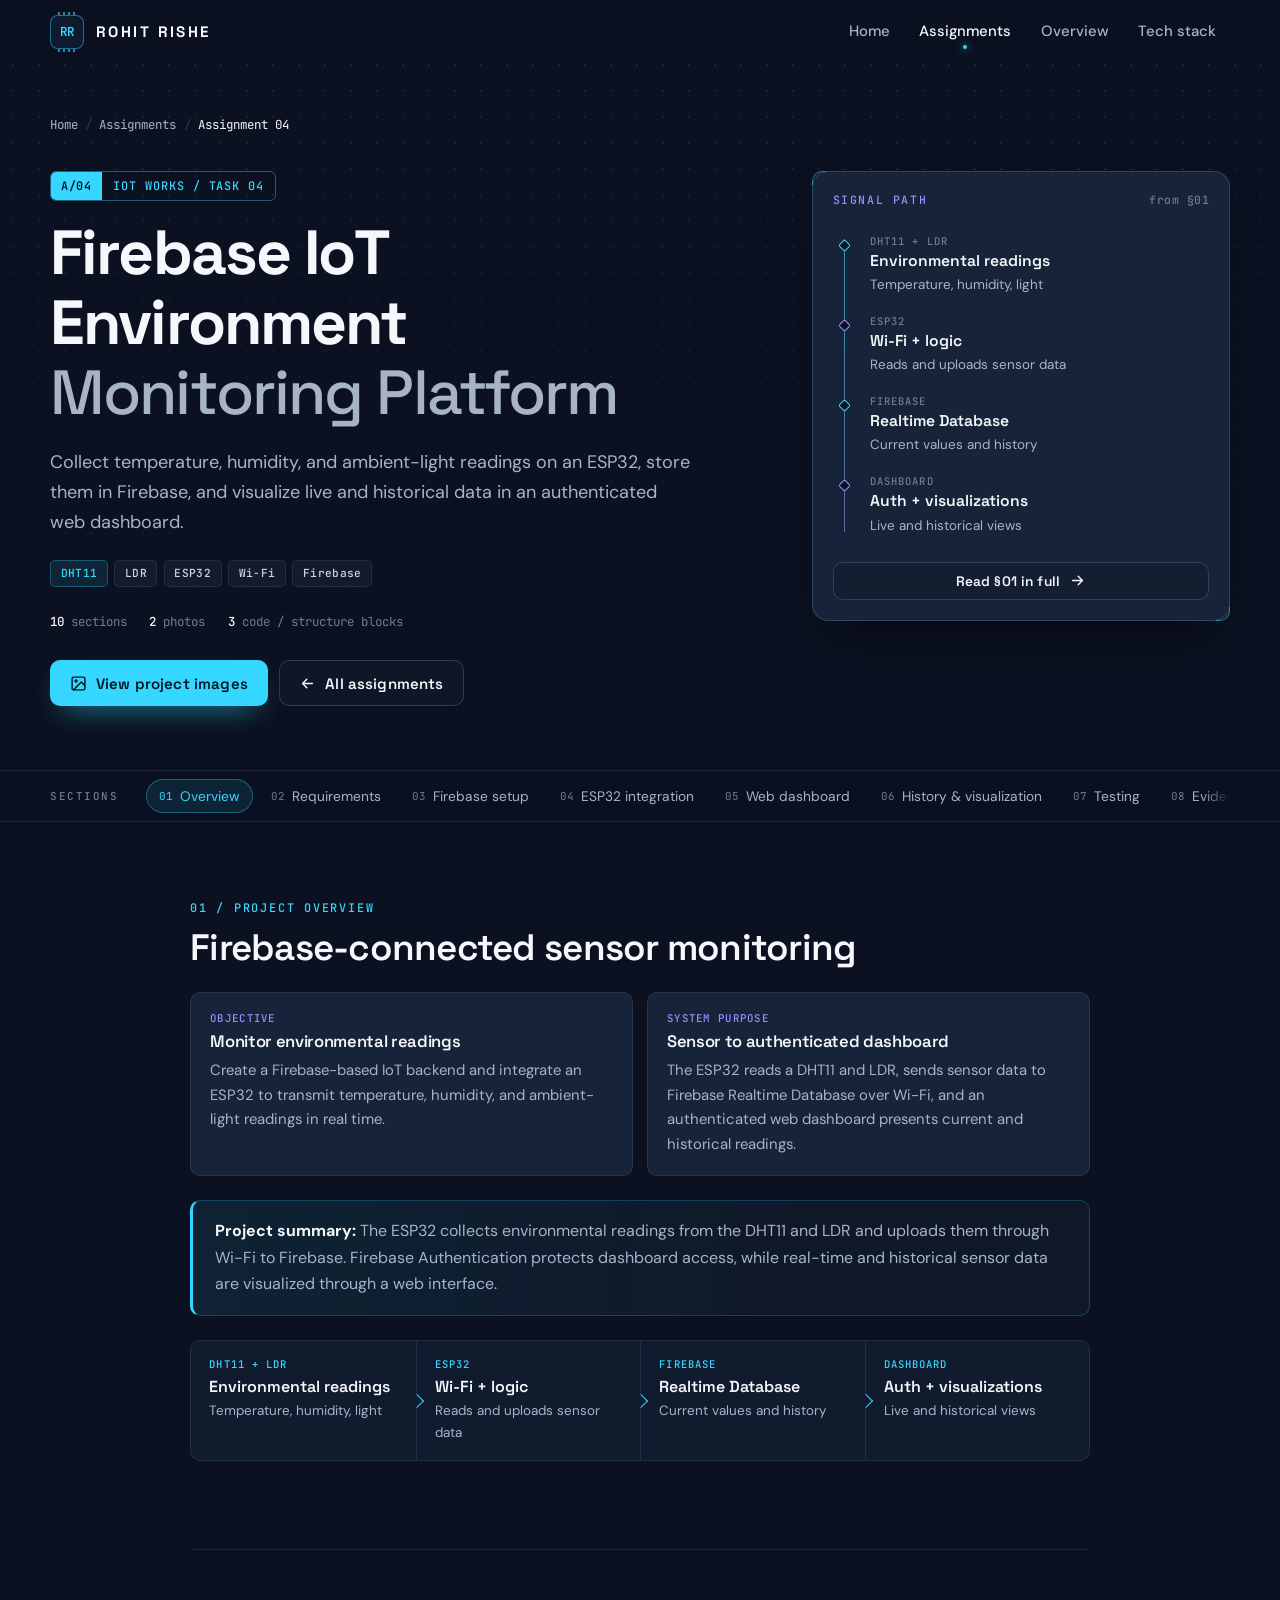
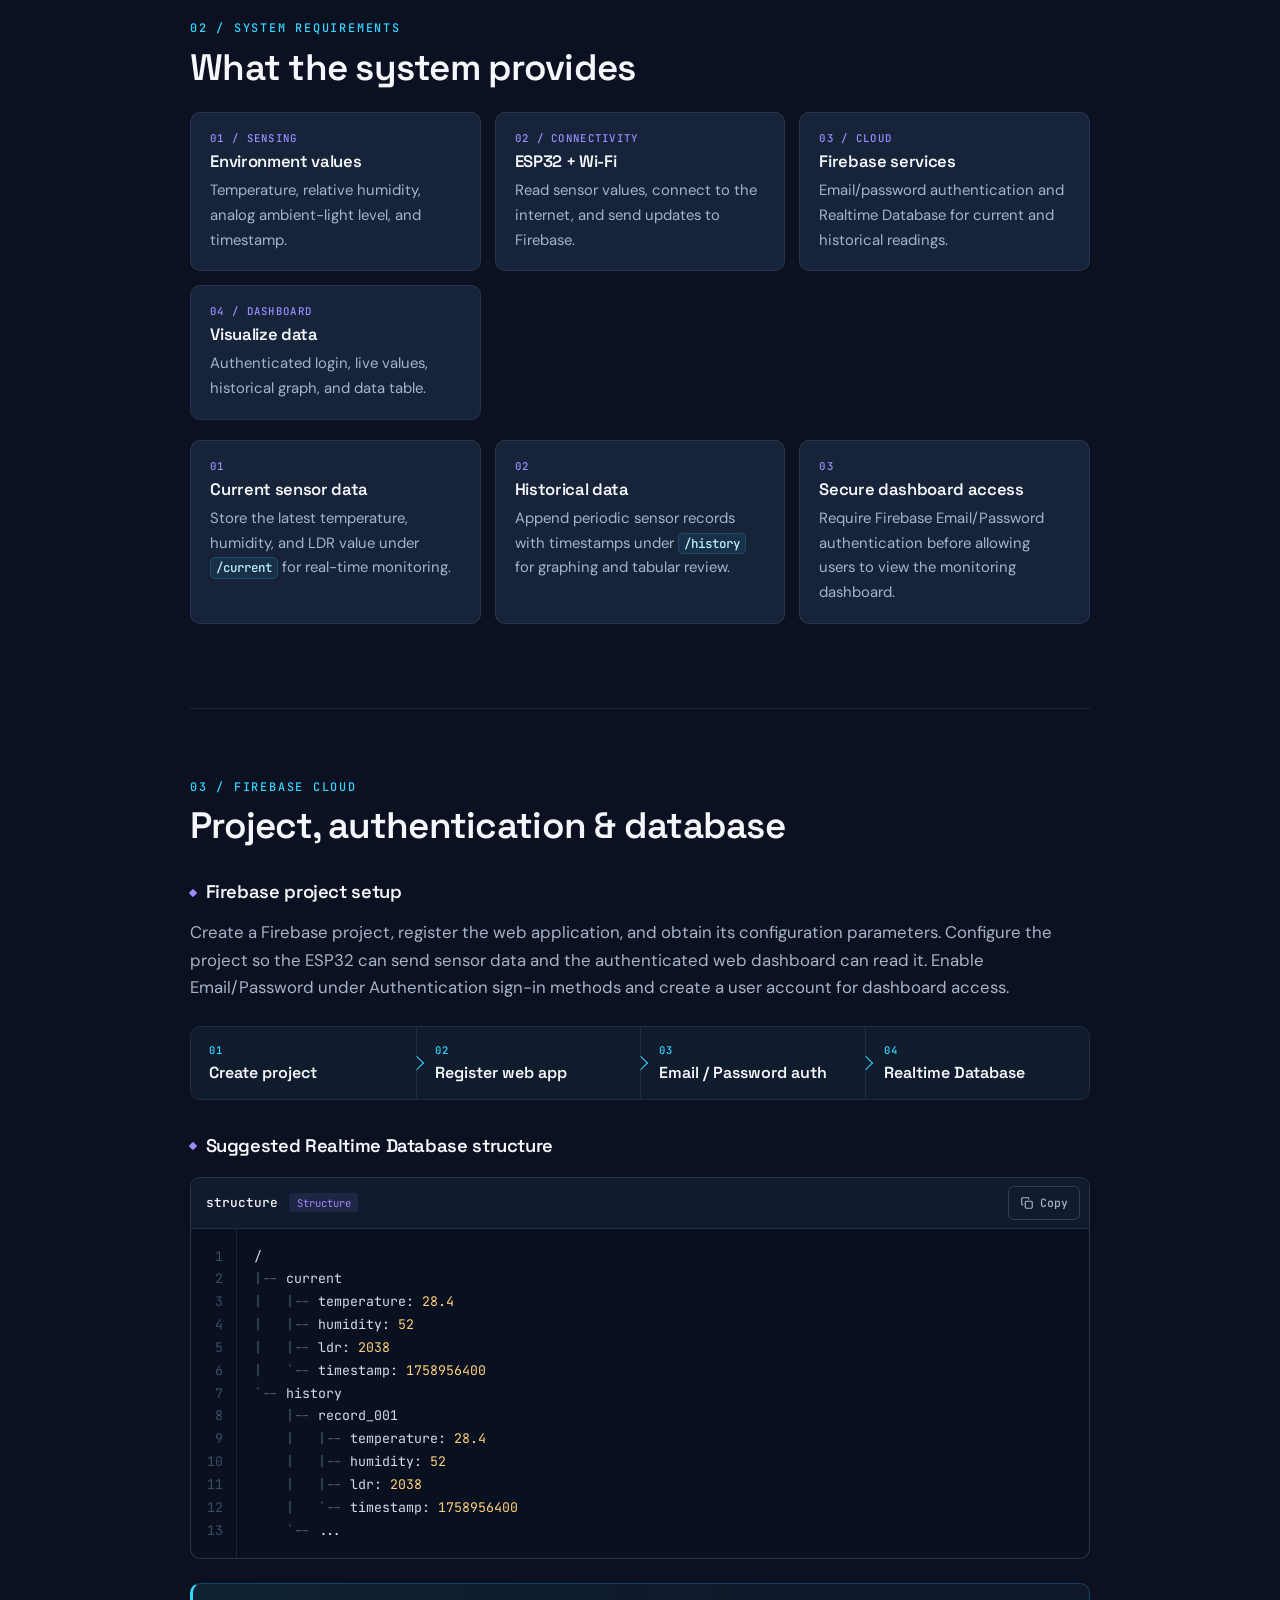
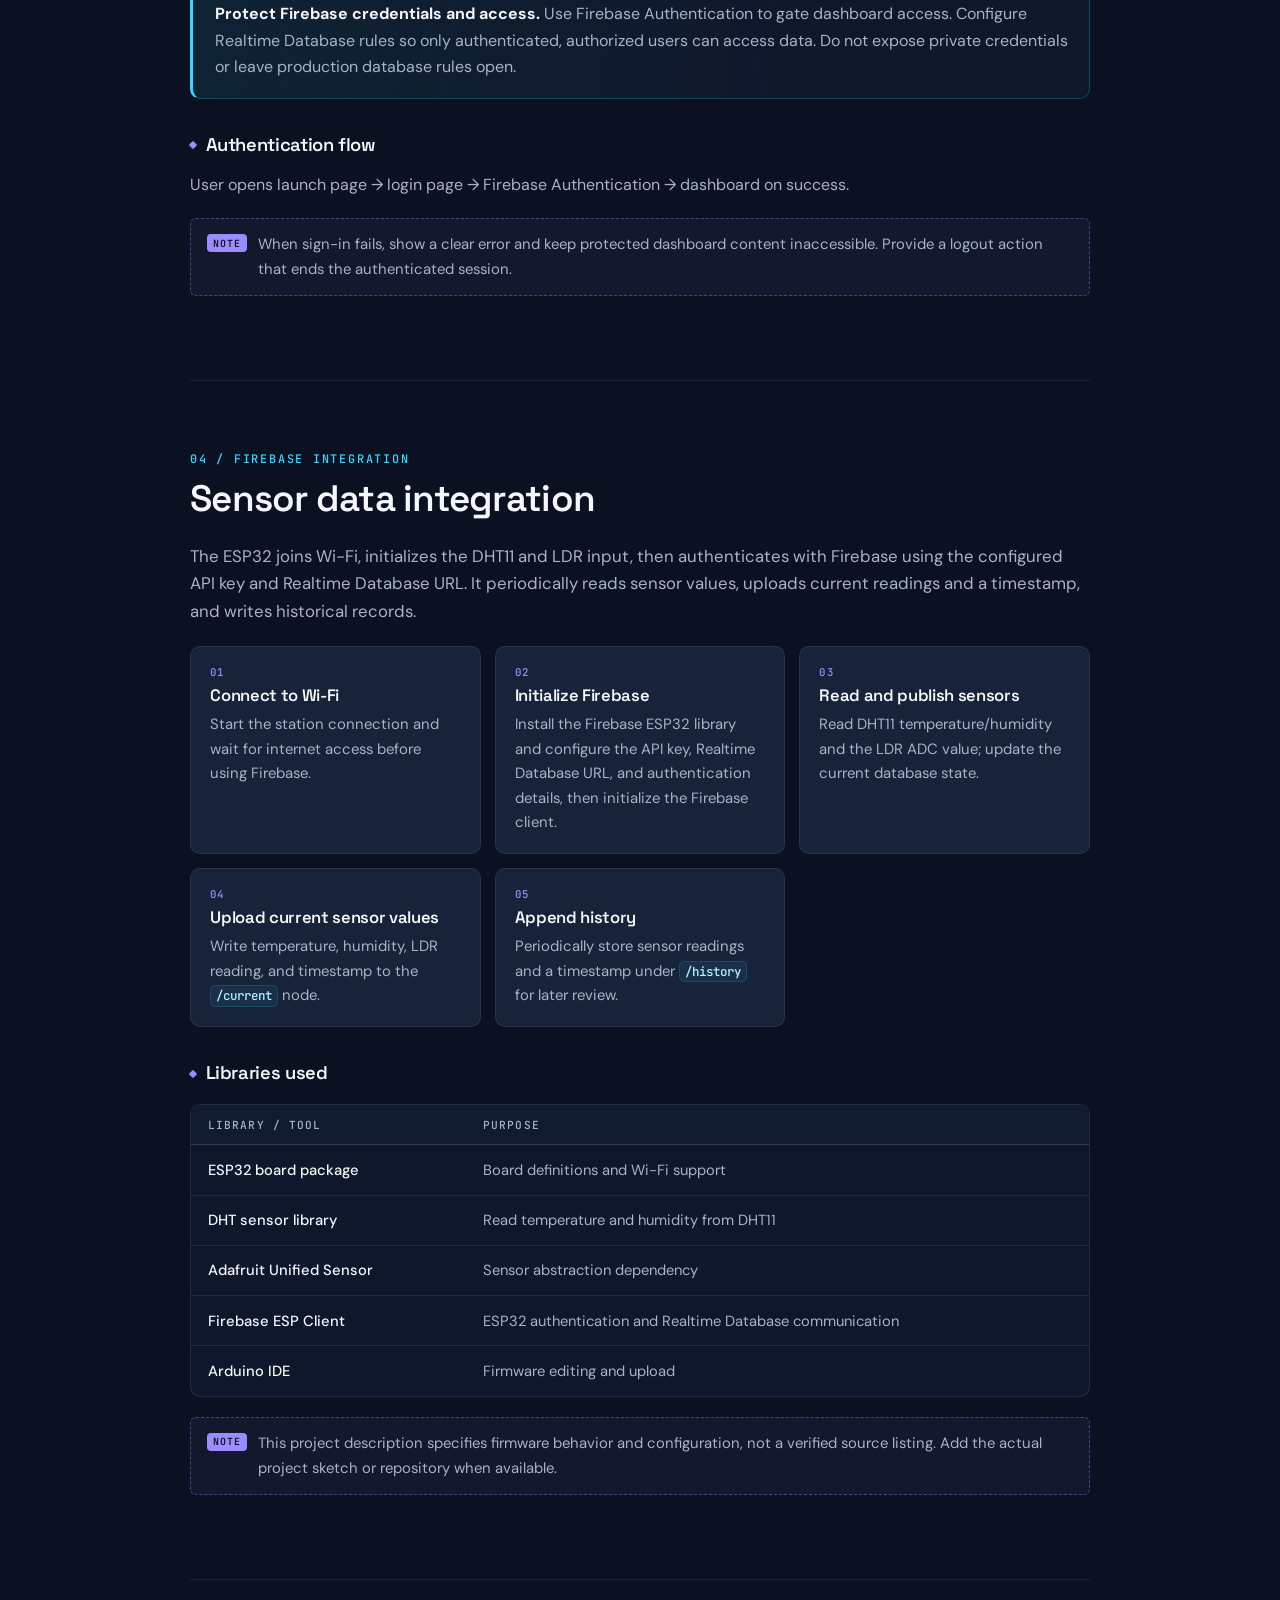
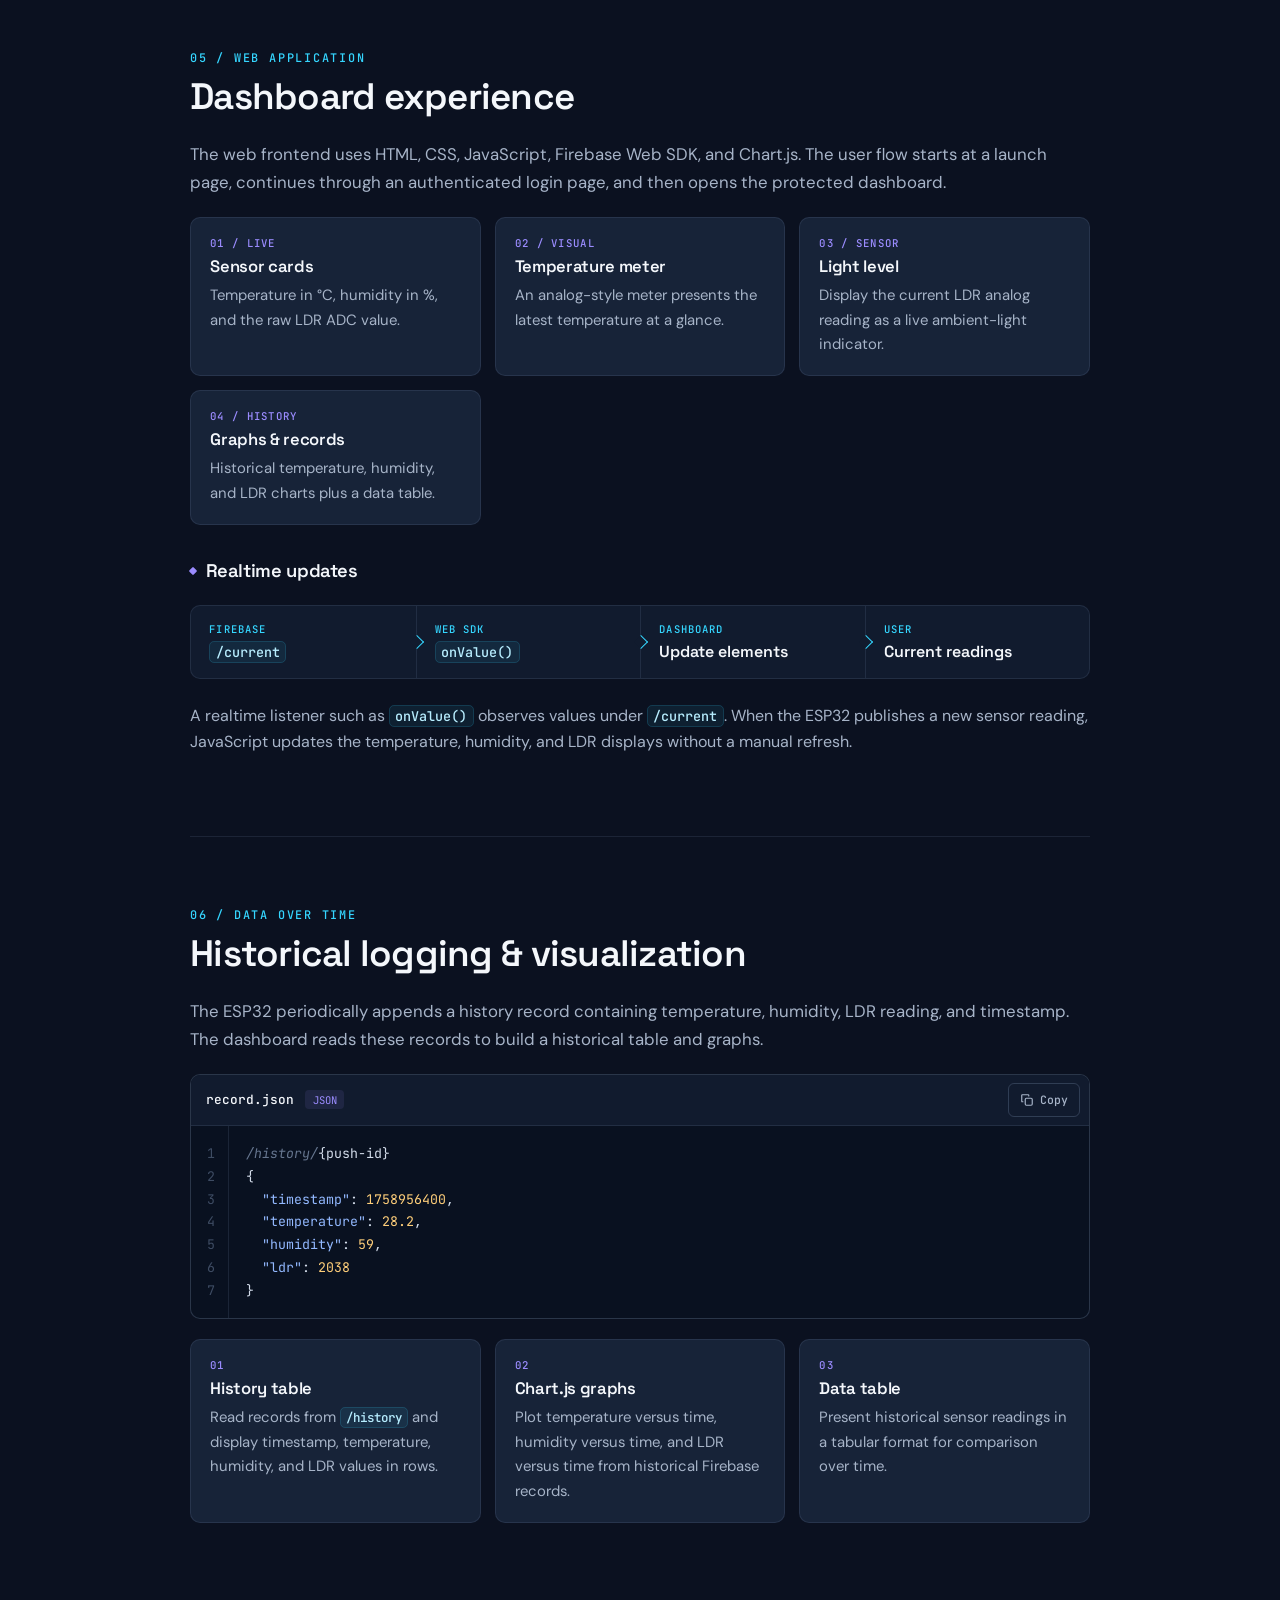
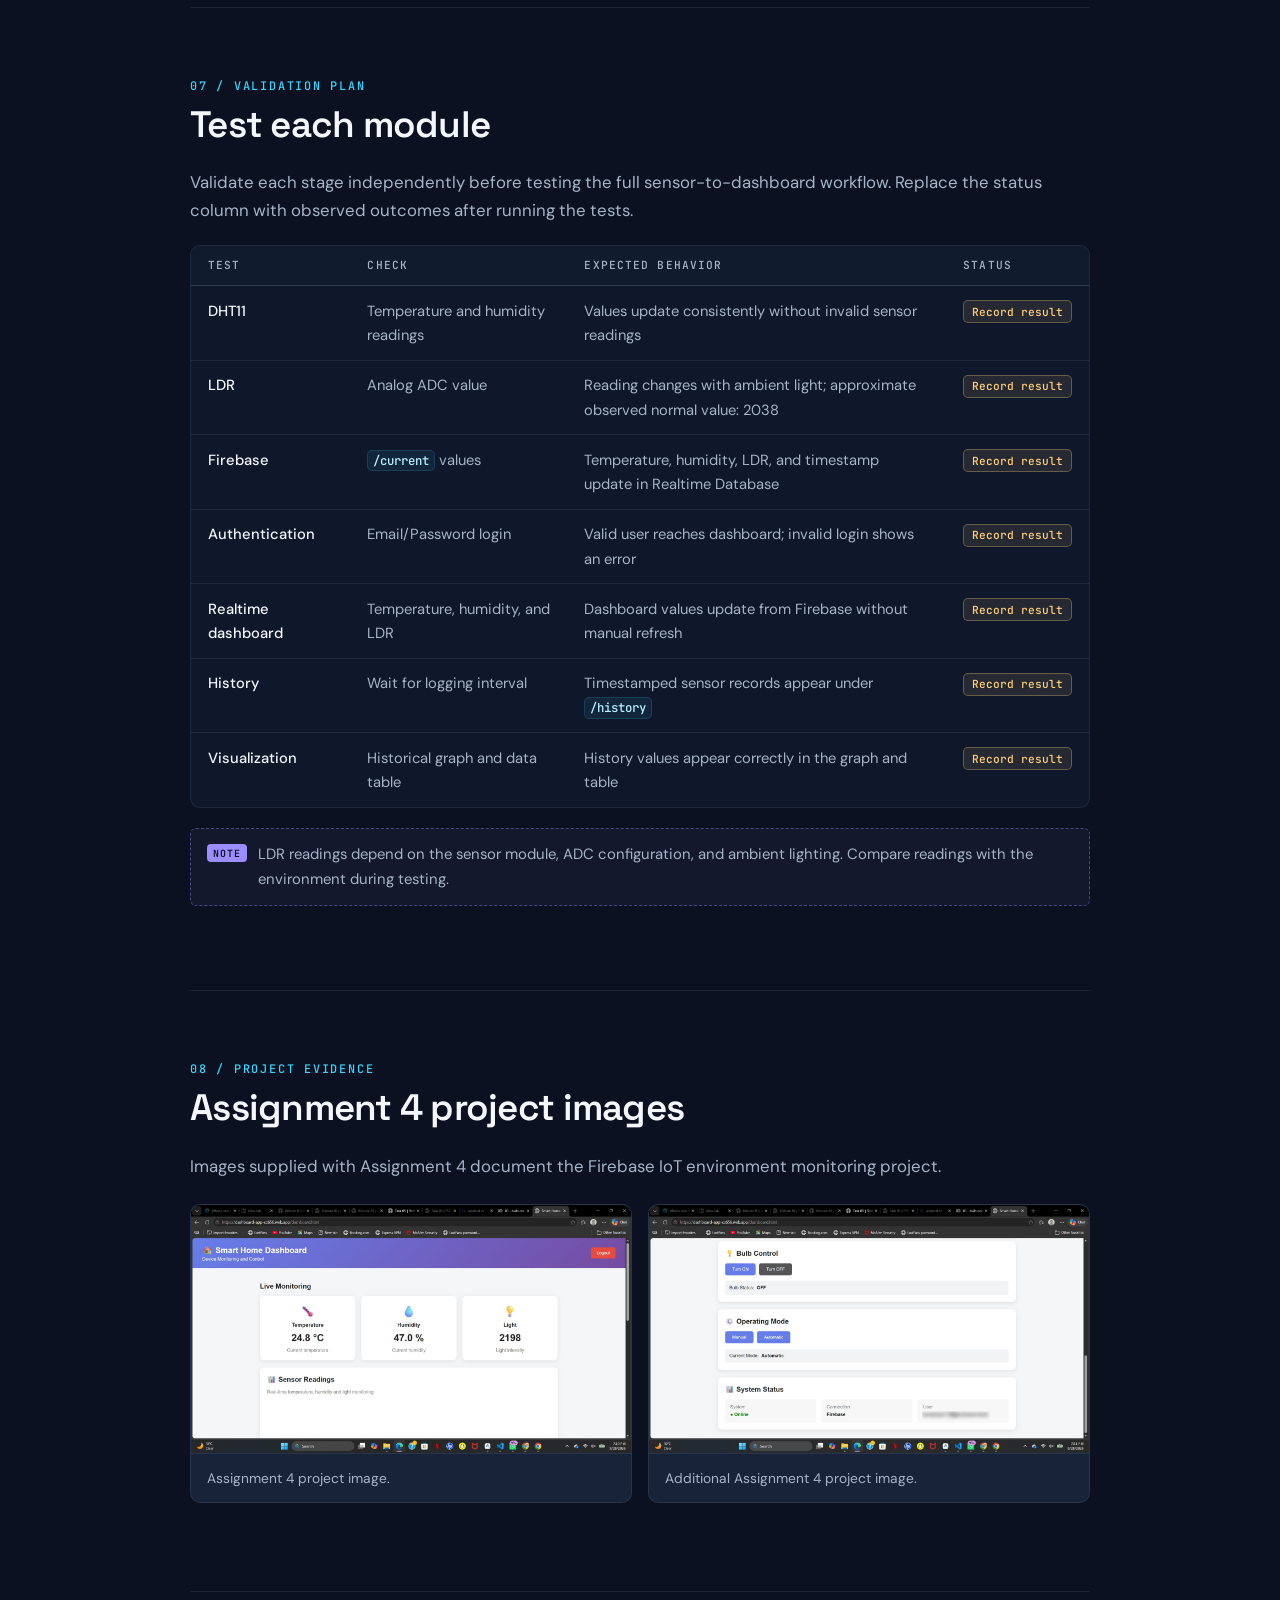
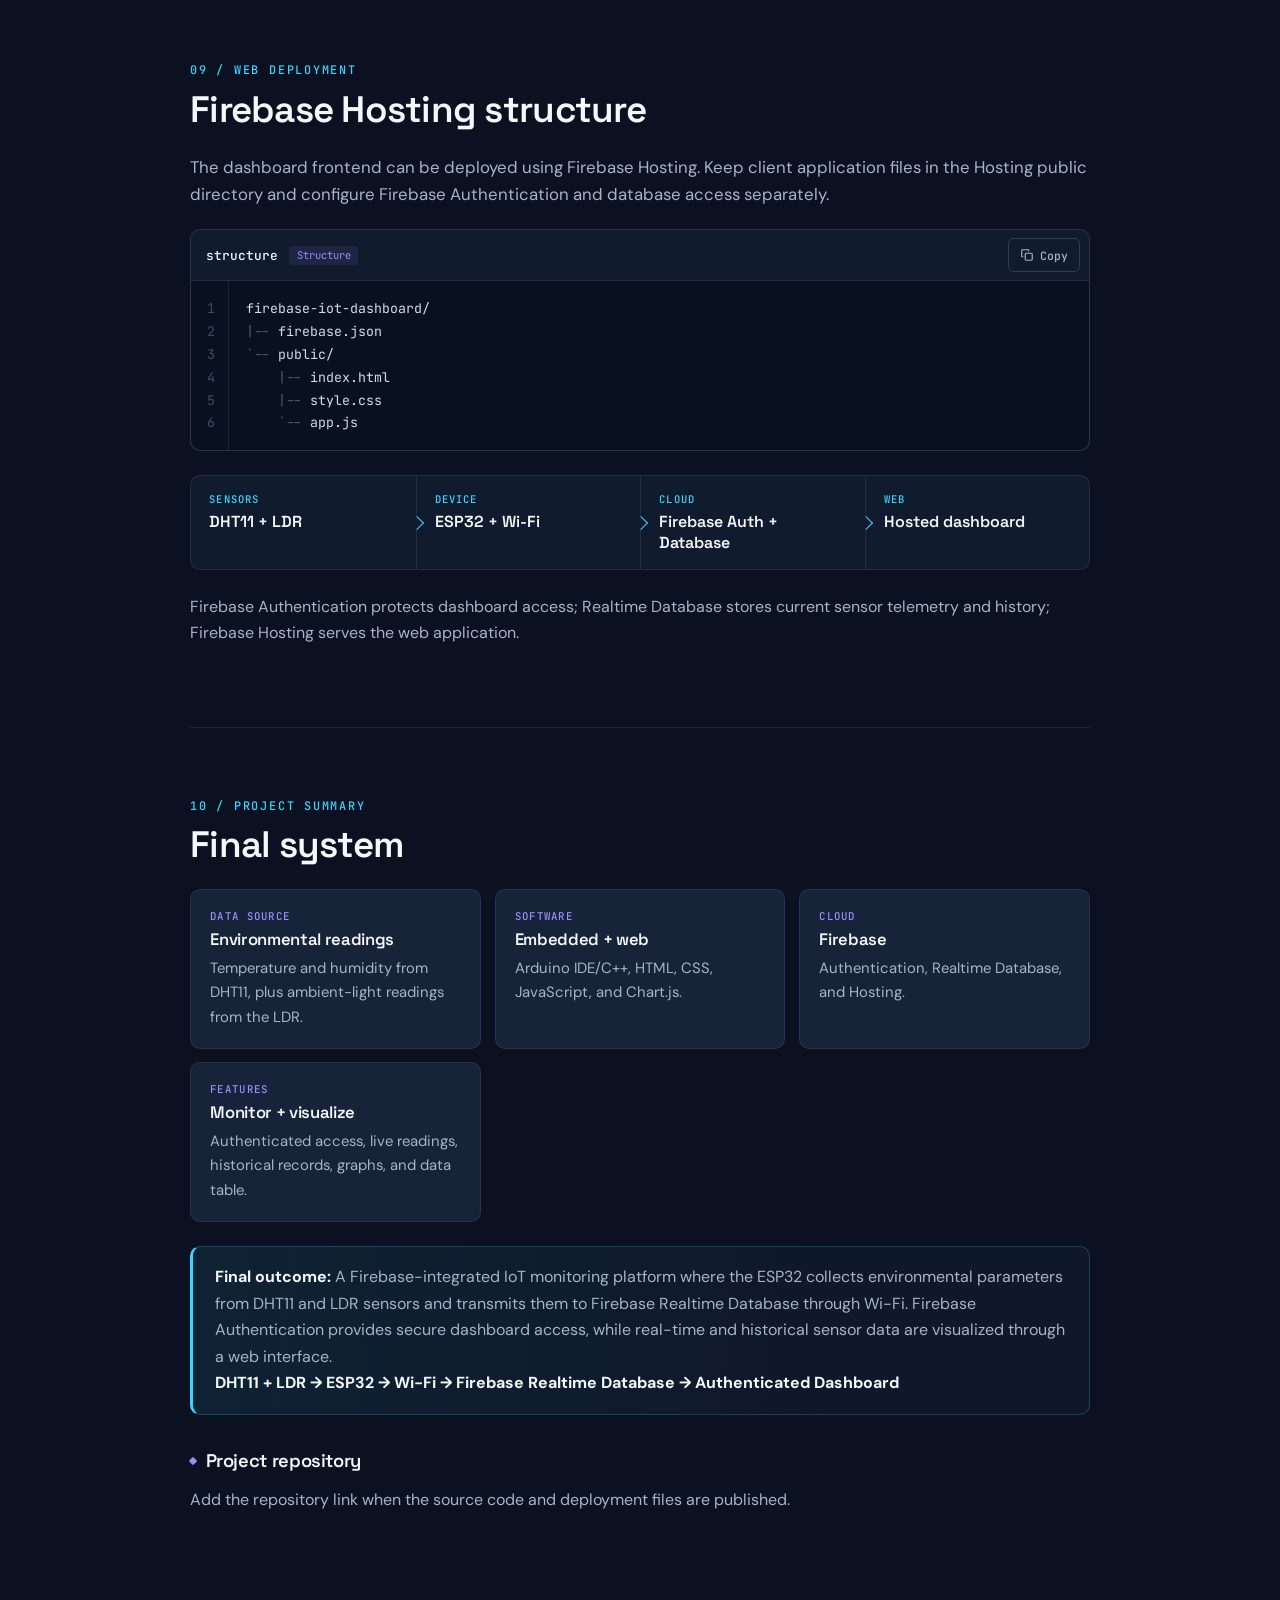
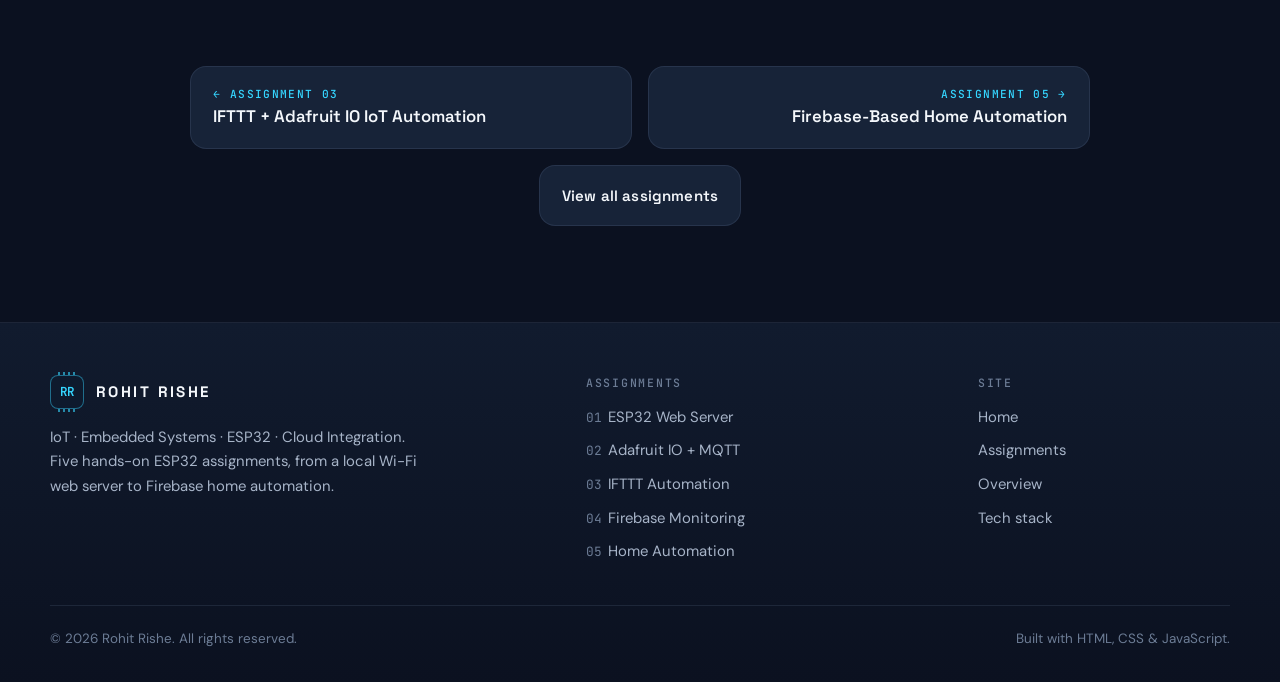
<file: assignment-04.html>
<!DOCTYPE html>
<html lang="en">
<head>
<meta charset="UTF-8" />
<meta name="viewport" content="width=device-width, initial-scale=1" />
<title>Firebase IoT Environment Monitoring Platform · Assignment 04 · Rohit Rishe</title>
<meta name="description" content="ESP32 environmental monitoring with DHT11, LDR, Firebase Realtime Database, authentication, and a web dashboard." />
<meta name="author" content="Rohit Rishe" />
<meta name="theme-color" content="#0B1120" />
<meta property="og:type" content="website" />
<meta property="og:title" content="Firebase IoT Environment Monitoring Platform · Assignment 04 · Rohit Rishe" />
<meta property="og:description" content="ESP32 environmental monitoring with DHT11, LDR, Firebase Realtime Database, authentication, and a web dashboard." />
<link rel="icon" href="assets/favicon.svg" type="image/svg+xml" />
<link rel="preconnect" href="https://fonts.googleapis.com" />
<link rel="preconnect" href="https://fonts.gstatic.com" crossorigin />
<link rel="stylesheet" href="https://fonts.googleapis.com/css2?family=DM+Sans:opsz,wght@9..40,400;9..40,500;9..40,700&family=JetBrains+Mono:wght@400;500;600&family=Space+Grotesk:wght@500;600;700&display=swap" />
<link rel="stylesheet" href="css/styles.css" />
<script>document.documentElement.classList.add("js")</script>
</head>
<body class="page-detail">
<a class="skip" href="#main">Skip to content</a>
<div class="progress" aria-hidden="true"></div>
<header class="head">
  <div class="wrap head__in">
    <a class="logo" href="index.html" aria-label="Rohit Rishe, home"><span class="logo__chip" aria-hidden="true">RR</span><span class="logo__name">ROHIT RISHE</span></a>
    <button class="burger" type="button" aria-expanded="false" aria-controls="menu" aria-label="Open menu"><span><i></i><i></i><i></i></span></button>
    <nav id="menu" class="menu" aria-label="Primary">
      <a href="index.html#home">Home</a>
      <a href="index.html#assignments" class="is-on" aria-current="page">Assignments</a>
      <a href="index.html#overview">Overview</a>
      <a href="index.html#stack">Tech stack</a>
    </nav>
  </div>
</header>

<main id="main" tabindex="-1">
  <section class="dhero" aria-labelledby="title">
    <div class="wrap">
      <ol class="crumbs" aria-label="Breadcrumb">
        <li><a href="index.html#home">Home</a></li>
        <li><a href="index.html#assignments">Assignments</a></li>
        <li><span aria-current="page">Assignment 04</span></li>
      </ol>
      <div class="dhero__grid">
        <div class="enter">
          <p class="dhero__tag"><b>A/04</b><span>IoT works / Task 04</span></p>
          <h1 id="title">Firebase IoT Environment <span>Monitoring Platform</span></h1>
          <p class="dhero__lead">Collect temperature, humidity, and ambient-light readings on an ESP32, store them in Firebase, and visualize live and historical data in an authenticated web dashboard.</p>
          <ul class="chips" aria-label="Technologies"><li class="chip chip--hi">DHT11</li><li class="chip">LDR</li><li class="chip">ESP32</li><li class="chip">Wi-Fi</li><li class="chip">Firebase</li></ul>
          <ul class="dhero__facts"><li><b>10</b> sections</li><li><b>2</b> photos</li><li><b>3</b> code / structure blocks</li></ul>
          <div class="dhero__cta">
            <a class="btn btn--solid" href="#evidence"><svg viewBox="0 0 24 24" fill="none" stroke="currentColor" stroke-width="2" stroke-linecap="round" stroke-linejoin="round" aria-hidden="true"><rect x="3" y="3" width="18" height="18" rx="2"/><circle cx="8.5" cy="8.5" r="1.5"/><path d="m21 15-5-5L5 21"/></svg> View project images</a>
            <a class="btn btn--line" href="index.html#assignments"><svg viewBox="0 0 24 24" fill="none" stroke="currentColor" stroke-width="2" stroke-linecap="round" stroke-linejoin="round" aria-hidden="true"><path d="M19 12H5M11 18l-6-6 6-6"/></svg> All assignments</a>
          </div>
        </div>
        <aside class="sigpath bracket enter-2" aria-labelledby="sigpath-title">
          <h2 id="sigpath-title">Signal path <span>from §01</span></h2>
          <ol>
            <li><div><small>DHT11 + LDR</small><strong>Environmental readings</strong><p>Temperature, humidity, light</p></div></li>
            <li><div><small>ESP32</small><strong>Wi-Fi + logic</strong><p>Reads and uploads sensor data</p></div></li>
            <li><div><small>Firebase</small><strong>Realtime Database</strong><p>Current values and history</p></div></li>
            <li><div><small>Dashboard</small><strong>Auth + visualizations</strong><p>Live and historical views</p></div></li>
          </ol>
          <a class="btn btn--line btn--sm" href="#overview">Read §01 in full <svg viewBox="0 0 24 24" fill="none" stroke="currentColor" stroke-width="2" stroke-linecap="round" stroke-linejoin="round" aria-hidden="true"><path d="M5 12h14M13 6l6 6-6 6"/></svg></a>
        </aside>
      </div>
    </div>
  </section>

  <nav class="tabs" aria-label="Sections on this page">
    <div class="wrap tabs__in">
      <span class="tabs__label">Sections</span>
      <div class="tabs__track">
        <ol>
          <li><a href="#overview"><span>01</span>Overview</a></li>
          <li><a href="#requirements"><span>02</span>Requirements</a></li>
          <li><a href="#firebase"><span>03</span>Firebase setup</a></li>
          <li><a href="#firmware"><span>04</span>ESP32 integration</a></li>
          <li><a href="#dashboard"><span>05</span>Web dashboard</a></li>
          <li><a href="#history"><span>06</span>History &amp; visualization</a></li>
          <li><a href="#testing"><span>07</span>Testing</a></li>
          <li><a href="#evidence"><span>08</span>Evidence</a></li>
          <li><a href="#deployment"><span>09</span>Deployment</a></li>
          <li><a href="#reflection"><span>10</span>Final outcome</a></li>
        </ol>
      </div>
    </div>
  </nav>

  <article class="article" aria-labelledby="title">
      <section class="sec" id="overview">
      <div class="sec-head"><span>01 / PROJECT OVERVIEW</span><h2>Firebase-connected sensor monitoring</h2></div>
      <div class="tiles">
        <div class="tile"><span>OBJECTIVE</span><h3>Monitor environmental readings</h3><p>Create a Firebase-based IoT backend and integrate an ESP32 to transmit temperature, humidity, and ambient-light readings in real time.</p></div>
        <div class="tile"><span>SYSTEM PURPOSE</span><h3>Sensor to authenticated dashboard</h3><p>The ESP32 reads a DHT11 and LDR, sends sensor data to Firebase Realtime Database over Wi-Fi, and an authenticated web dashboard presents current and historical readings.</p></div>
      </div>
      <p class="callout"><strong>Project summary:</strong> The ESP32 collects environmental readings from the DHT11 and LDR and uploads them through Wi-Fi to Firebase. Firebase Authentication protects dashboard access, while real-time and historical sensor data are visualized through a web interface.</p>
      <div class="flow" aria-label="DHT11 and LDR to ESP32 to Wi-Fi to Firebase to dashboard">
        <div class="flow-step"><span>DHT11 + LDR</span><strong>Environmental readings</strong><p>Temperature, humidity, light</p></div>
        <div class="flow-step"><span>ESP32</span><strong>Wi-Fi + logic</strong><p>Reads and uploads sensor data</p></div>
        <div class="flow-step"><span>Firebase</span><strong>Realtime Database</strong><p>Current values and history</p></div>
        <div class="flow-step"><span>Dashboard</span><strong>Auth + visualizations</strong><p>Live and historical views</p></div>
      </div>
    </section>

      <section class="sec" id="requirements">
      <div class="sec-head"><span>02 / SYSTEM REQUIREMENTS</span><h2>What the system provides</h2></div>
      <div class="tiles">
        <div class="tile"><span>01 / SENSING</span><h3>Environment values</h3><p>Temperature, relative humidity, analog ambient-light level, and timestamp.</p></div>
        <div class="tile"><span>02 / CONNECTIVITY</span><h3>ESP32 + Wi-Fi</h3><p>Read sensor values, connect to the internet, and send updates to Firebase.</p></div>
        <div class="tile"><span>03 / CLOUD</span><h3>Firebase services</h3><p>Email/password authentication and Realtime Database for current and historical readings.</p></div>
        <div class="tile"><span>04 / DASHBOARD</span><h3>Visualize data</h3><p>Authenticated login, live values, historical graph, and data table.</p></div>
      </div>
      <div class="tiles">
        <div class="tile"><span>01</span><h3>Current sensor data</h3><p>Store the latest temperature, humidity, and LDR value under <code>/current</code> for real-time monitoring.</p></div>
        <div class="tile"><span>02</span><h3>Historical data</h3><p>Append periodic sensor records with timestamps under <code>/history</code> for graphing and tabular review.</p></div>
        <div class="tile"><span>03</span><h3>Secure dashboard access</h3><p>Require Firebase Email/Password authentication before allowing users to view the monitoring dashboard.</p></div>
      </div>
    </section>

      <section class="sec" id="firebase">
      <div class="sec-head"><span>03 / FIREBASE CLOUD</span><h2>Project, authentication &amp; database</h2></div>
      <h3 class="sub">Firebase project setup</h3>
      <p class="lead">Create a Firebase project, register the web application, and obtain its configuration parameters. Configure the project so the ESP32 can send sensor data and the authenticated web dashboard can read it. Enable Email/Password under Authentication sign-in methods and create a user account for dashboard access.</p>
      <div class="flow" aria-label="Firebase project setup">
        <div class="flow-step"><span>01</span><strong>Create project</strong></div>
        <div class="flow-step"><span>02</span><strong>Register web app</strong></div>
        <div class="flow-step"><span>03</span><strong>Email / Password auth</strong></div>
        <div class="flow-step"><span>04</span><strong>Realtime Database</strong></div>
      </div>
      <h3 class="sub">Suggested Realtime Database structure</h3>
      <pre class="code"><code>/
|-- current
|   |-- temperature: 28.4
|   |-- humidity: 52
|   |-- ldr: 2038
|   `-- timestamp: 1758956400
`-- history
    |-- record_001
    |   |-- temperature: 28.4
    |   |-- humidity: 52
    |   |-- ldr: 2038
    |   `-- timestamp: 1758956400
    `-- ...</code></pre>
      <p class="callout"><strong>Protect Firebase credentials and access.</strong> Use Firebase Authentication to gate dashboard access. Configure Realtime Database rules so only authenticated, authorized users can access data. Do not expose private credentials or leave production database rules open.</p>
      <h3 class="sub">Authentication flow</h3>
      <p class="prose">User opens launch page &rarr; login page &rarr; Firebase Authentication &rarr; dashboard on success.</p>
      <p class="note">When sign-in fails, show a clear error and keep protected dashboard content inaccessible. Provide a logout action that ends the authenticated session.</p>
    </section>

      <section class="sec" id="firmware">
      <div class="sec-head"><span>04 / FIREBASE INTEGRATION</span><h2>Sensor data integration</h2></div>
      <p class="lead">The ESP32 joins Wi-Fi, initializes the DHT11 and LDR input, then authenticates with Firebase using the configured API key and Realtime Database URL. It periodically reads sensor values, uploads current readings and a timestamp, and writes historical records.</p>
      <div class="tiles">
        <div class="tile"><span>01</span><h3>Connect to Wi-Fi</h3><p>Start the station connection and wait for internet access before using Firebase.</p></div>
        <div class="tile"><span>02</span><h3>Initialize Firebase</h3><p>Install the Firebase ESP32 library and configure the API key, Realtime Database URL, and authentication details, then initialize the Firebase client.</p></div>
        <div class="tile"><span>03</span><h3>Read and publish sensors</h3><p>Read DHT11 temperature/humidity and the LDR ADC value; update the current database state.</p></div>
        <div class="tile"><span>04</span><h3>Upload current sensor values</h3><p>Write temperature, humidity, LDR reading, and timestamp to the <code>/current</code> node.</p></div>
        <div class="tile"><span>05</span><h3>Append history</h3><p>Periodically store sensor readings and a timestamp under <code>/history</code> for later review.</p></div>
      </div>
      <h3 class="sub">Libraries used</h3>
      <div class="table-wrap">
        <table class="data">
          <thead><tr><th scope="col">Library / tool</th><th scope="col">Purpose</th></tr></thead>
          <tbody>
            <tr><td>ESP32 board package</td><td>Board definitions and Wi-Fi support</td></tr>
            <tr><td>DHT sensor library</td><td>Read temperature and humidity from DHT11</td></tr>
            <tr><td>Adafruit Unified Sensor</td><td>Sensor abstraction dependency</td></tr>
            <tr><td>Firebase ESP Client</td><td>ESP32 authentication and Realtime Database communication</td></tr>
            <tr><td>Arduino IDE</td><td>Firmware editing and upload</td></tr>
          </tbody>
        </table>
      </div>
      <p class="note">This project description specifies firmware behavior and configuration, not a verified source listing. Add the actual project sketch or repository when available.</p>
    </section>

      <section class="sec" id="dashboard">
      <div class="sec-head"><span>05 / WEB APPLICATION</span><h2>Dashboard experience</h2></div>
      <p class="lead">The web frontend uses HTML, CSS, JavaScript, Firebase Web SDK, and Chart.js. The user flow starts at a launch page, continues through an authenticated login page, and then opens the protected dashboard.</p>
      <div class="tiles">
        <div class="tile"><span>01 / LIVE</span><h3>Sensor cards</h3><p>Temperature in °C, humidity in %, and the raw LDR ADC value.</p></div>
        <div class="tile"><span>02 / VISUAL</span><h3>Temperature meter</h3><p>An analog-style meter presents the latest temperature at a glance.</p></div>
        <div class="tile"><span>03 / SENSOR</span><h3>Light level</h3><p>Display the current LDR analog reading as a live ambient-light indicator.</p></div>
        <div class="tile"><span>04 / HISTORY</span><h3>Graphs &amp; records</h3><p>Historical temperature, humidity, and LDR charts plus a data table.</p></div>
      </div>
      <h3 class="sub">Realtime updates</h3>
      <div class="flow" aria-label="Firebase realtime update flow">
        <div class="flow-step"><span>Firebase</span><strong><code>/current</code></strong></div>
        <div class="flow-step"><span>Web SDK</span><strong><code>onValue()</code></strong></div>
        <div class="flow-step"><span>Dashboard</span><strong>Update elements</strong></div>
        <div class="flow-step"><span>User</span><strong>Current readings</strong></div>
      </div>
      <p class="prose">A realtime listener such as <code>onValue()</code> observes values under <code>/current</code>. When the ESP32 publishes a new sensor reading, JavaScript updates the temperature, humidity, and LDR displays without a manual refresh.</p>
    </section>

      <section class="sec" id="history">
      <div class="sec-head"><span>06 / DATA OVER TIME</span><h2>Historical logging &amp; visualization</h2></div>
      <p class="lead">The ESP32 periodically appends a history record containing temperature, humidity, LDR reading, and timestamp. The dashboard reads these records to build a historical table and graphs.</p>
      <pre class="code"><code>/history/{push-id}
{
  "timestamp": 1758956400,
  "temperature": 28.2,
  "humidity": 59,
  "ldr": 2038
}</code></pre>
      <div class="tiles">
        <div class="tile"><span>01</span><h3>History table</h3><p>Read records from <code>/history</code> and display timestamp, temperature, humidity, and LDR values in rows.</p></div>
        <div class="tile"><span>02</span><h3>Chart.js graphs</h3><p>Plot temperature versus time, humidity versus time, and LDR versus time from historical Firebase records.</p></div>
        <div class="tile"><span>03</span><h3>Data table</h3><p>Present historical sensor readings in a tabular format for comparison over time.</p></div>
      </div>
    </section>

      <section class="sec" id="testing">
      <div class="sec-head"><span>07 / VALIDATION PLAN</span><h2>Test each module</h2></div>
      <p class="lead">Validate each stage independently before testing the full sensor-to-dashboard workflow. Replace the status column with observed outcomes after running the tests.</p>
      <div class="table-wrap">
        <table class="data">
          <thead><tr><th scope="col">Test</th><th scope="col">Check</th><th scope="col">Expected behavior</th><th scope="col">Status</th></tr></thead>
          <tbody>
            <tr><td>DHT11</td><td>Temperature and humidity readings</td><td>Values update consistently without invalid sensor readings</td><td>Record result</td></tr>
            <tr><td>LDR</td><td>Analog ADC value</td><td>Reading changes with ambient light; approximate observed normal value: 2038</td><td>Record result</td></tr>
            <tr><td>Firebase</td><td><code>/current</code> values</td><td>Temperature, humidity, LDR, and timestamp update in Realtime Database</td><td>Record result</td></tr>
            <tr><td>Authentication</td><td>Email/Password login</td><td>Valid user reaches dashboard; invalid login shows an error</td><td>Record result</td></tr>
            <tr><td>Realtime dashboard</td><td>Temperature, humidity, and LDR</td><td>Dashboard values update from Firebase without manual refresh</td><td>Record result</td></tr>
            <tr><td>History</td><td>Wait for logging interval</td><td>Timestamped sensor records appear under <code>/history</code></td><td>Record result</td></tr>
            <tr><td>Visualization</td><td>Historical graph and data table</td><td>History values appear correctly in the graph and table</td><td>Record result</td></tr>
          </tbody>
        </table>
      </div>
      <p class="note">LDR readings depend on the sensor module, ADC configuration, and ambient lighting. Compare readings with the environment during testing.</p>
    </section>

      <section class="sec" id="evidence">
      <div class="sec-head"><span>08 / PROJECT EVIDENCE</span><h2>Assignment 4 project images</h2></div>
      <p class="lead">Images supplied with Assignment 4 document the Firebase IoT environment monitoring project.</p>
      <div class="gallery">
        <figure>
          <button type="button" class="zoom" data-zoom data-caption="Assignment 4 project image." aria-label="Open full size: Assignment 4 project image"><img src="assets/images/a04-firebase-dashboard.jpeg" alt="Assignment 4 project image" loading="lazy" decoding="async" /></button>
          <figcaption>Assignment 4 project image.</figcaption>
        </figure>
        <figure>
          <button type="button" class="zoom" data-zoom data-caption="Additional Assignment 4 project image." aria-label="Open full size: Additional Assignment 4 project image"><img src="assets/images/a04-firebase-dashboard-2.jpeg" alt="Additional Assignment 4 project image" loading="lazy" decoding="async" /></button>
          <figcaption>Additional Assignment 4 project image.</figcaption>
        </figure>
      </div>
    </section>

      <section class="sec" id="deployment">
      <div class="sec-head"><span>09 / WEB DEPLOYMENT</span><h2>Firebase Hosting structure</h2></div>
      <p class="lead">The dashboard frontend can be deployed using Firebase Hosting. Keep client application files in the Hosting public directory and configure Firebase Authentication and database access separately.</p>
      <pre class="code"><code>firebase-iot-dashboard/
|-- firebase.json
`-- public/
    |-- index.html
    |-- style.css
    `-- app.js</code></pre>
      <div class="flow" aria-label="Sensor and device data flow to hosted Firebase dashboard">
        <div class="flow-step"><span>SENSORS</span><strong>DHT11 + LDR</strong></div>
        <div class="flow-step"><span>DEVICE</span><strong>ESP32 + Wi-Fi</strong></div>
        <div class="flow-step"><span>CLOUD</span><strong>Firebase Auth + Database</strong></div>
        <div class="flow-step"><span>WEB</span><strong>Hosted dashboard</strong></div>
      </div>
      <p class="prose">Firebase Authentication protects dashboard access; Realtime Database stores current sensor telemetry and history; Firebase Hosting serves the web application.</p>
    </section>

      <section class="sec" id="reflection">
      <div class="sec-head"><span>10 / PROJECT SUMMARY</span><h2>Final system</h2></div>
      <div class="tiles">
        <div class="tile"><span>DATA SOURCE</span><h3>Environmental readings</h3><p>Temperature and humidity from DHT11, plus ambient-light readings from the LDR.</p></div>
        <div class="tile"><span>SOFTWARE</span><h3>Embedded + web</h3><p>Arduino IDE/C++, HTML, CSS, JavaScript, and Chart.js.</p></div>
        <div class="tile"><span>CLOUD</span><h3>Firebase</h3><p>Authentication, Realtime Database, and Hosting.</p></div>
        <div class="tile"><span>FEATURES</span><h3>Monitor + visualize</h3><p>Authenticated access, live readings, historical records, graphs, and data table.</p></div>
      </div>
      <p class="callout"><strong>Final outcome:</strong> A Firebase-integrated IoT monitoring platform where the ESP32 collects environmental parameters from DHT11 and LDR sensors and transmits them to Firebase Realtime Database through Wi-Fi. Firebase Authentication provides secure dashboard access, while real-time and historical sensor data are visualized through a web interface.<br /><strong>DHT11 + LDR &rarr; ESP32 &rarr; Wi-Fi &rarr; Firebase Realtime Database &rarr; Authenticated Dashboard</strong></p>
      <h3 class="sub">Project repository</h3>
      <p class="prose">Add the repository link when the source code and deployment files are published.</p>
    </section>
  </article>

  <nav class="pager" aria-label="Assignment navigation">
    <a class="pager__prev" href="assignment-03.html" rel="prev"><small>&larr; Assignment 03</small><strong>IFTTT + Adafruit IO IoT Automation</strong></a>
    <a class="pager__next" href="assignment-05.html" rel="next"><small>Assignment 05 &rarr;</small><strong>Firebase-Based Home Automation</strong></a>
    <a class="btn btn--line pager__all" href="index.html#assignments">View all assignments</a>
  </nav>
</main>

<footer class="foot">
  <div class="wrap">
    <div class="foot__grid">
      <div class="foot__about">
        <a class="logo" href="index.html"><span class="logo__chip" aria-hidden="true">RR</span><span class="logo__name">ROHIT RISHE</span></a>
        <p>IoT · Embedded Systems · ESP32 · Cloud Integration. Five hands-on ESP32 assignments, from a local Wi-Fi web server to Firebase home automation.</p>
      </div>
      <nav aria-label="Assignments">
        <h2>Assignments</h2>
        <ul>
          <li><a href="assignment-01.html"><span>01</span>ESP32 Web Server</a></li>
          <li><a href="assignment-02.html"><span>02</span>Adafruit IO + MQTT</a></li>
          <li><a href="assignment-03.html"><span>03</span>IFTTT Automation</a></li>
          <li><a href="assignment-04.html"><span>04</span>Firebase Monitoring</a></li>
          <li><a href="assignment-05.html"><span>05</span>Home Automation</a></li>
        </ul>
      </nav>
      <nav aria-label="Site">
        <h2>Site</h2>
        <ul>
          <li><a href="index.html#home">Home</a></li>
          <li><a href="index.html#assignments">Assignments</a></li>
          <li><a href="index.html#overview">Overview</a></li>
          <li><a href="index.html#stack">Tech stack</a></li>
        </ul>
      </nav>
    </div>
    <div class="foot__base"><span>&copy; <span data-year>2026</span> Rohit Rishe. All rights reserved.</span><span>Built with HTML, CSS &amp; JavaScript.</span></div>
  </div>
</footer>
<button class="totop" type="button" aria-label="Back to top"><svg viewBox="0 0 24 24" fill="none" stroke="currentColor" stroke-width="2" stroke-linecap="round" stroke-linejoin="round" aria-hidden="true"><path d="M12 19V5M5 12l7-7 7 7"/></svg><svg class="totop__ring" viewBox="0 0 50 50" aria-hidden="true"><circle cx="25" cy="25" r="23"/></svg></button>
<script src="js/main.js" defer></script>
</body>
</html>
</file>
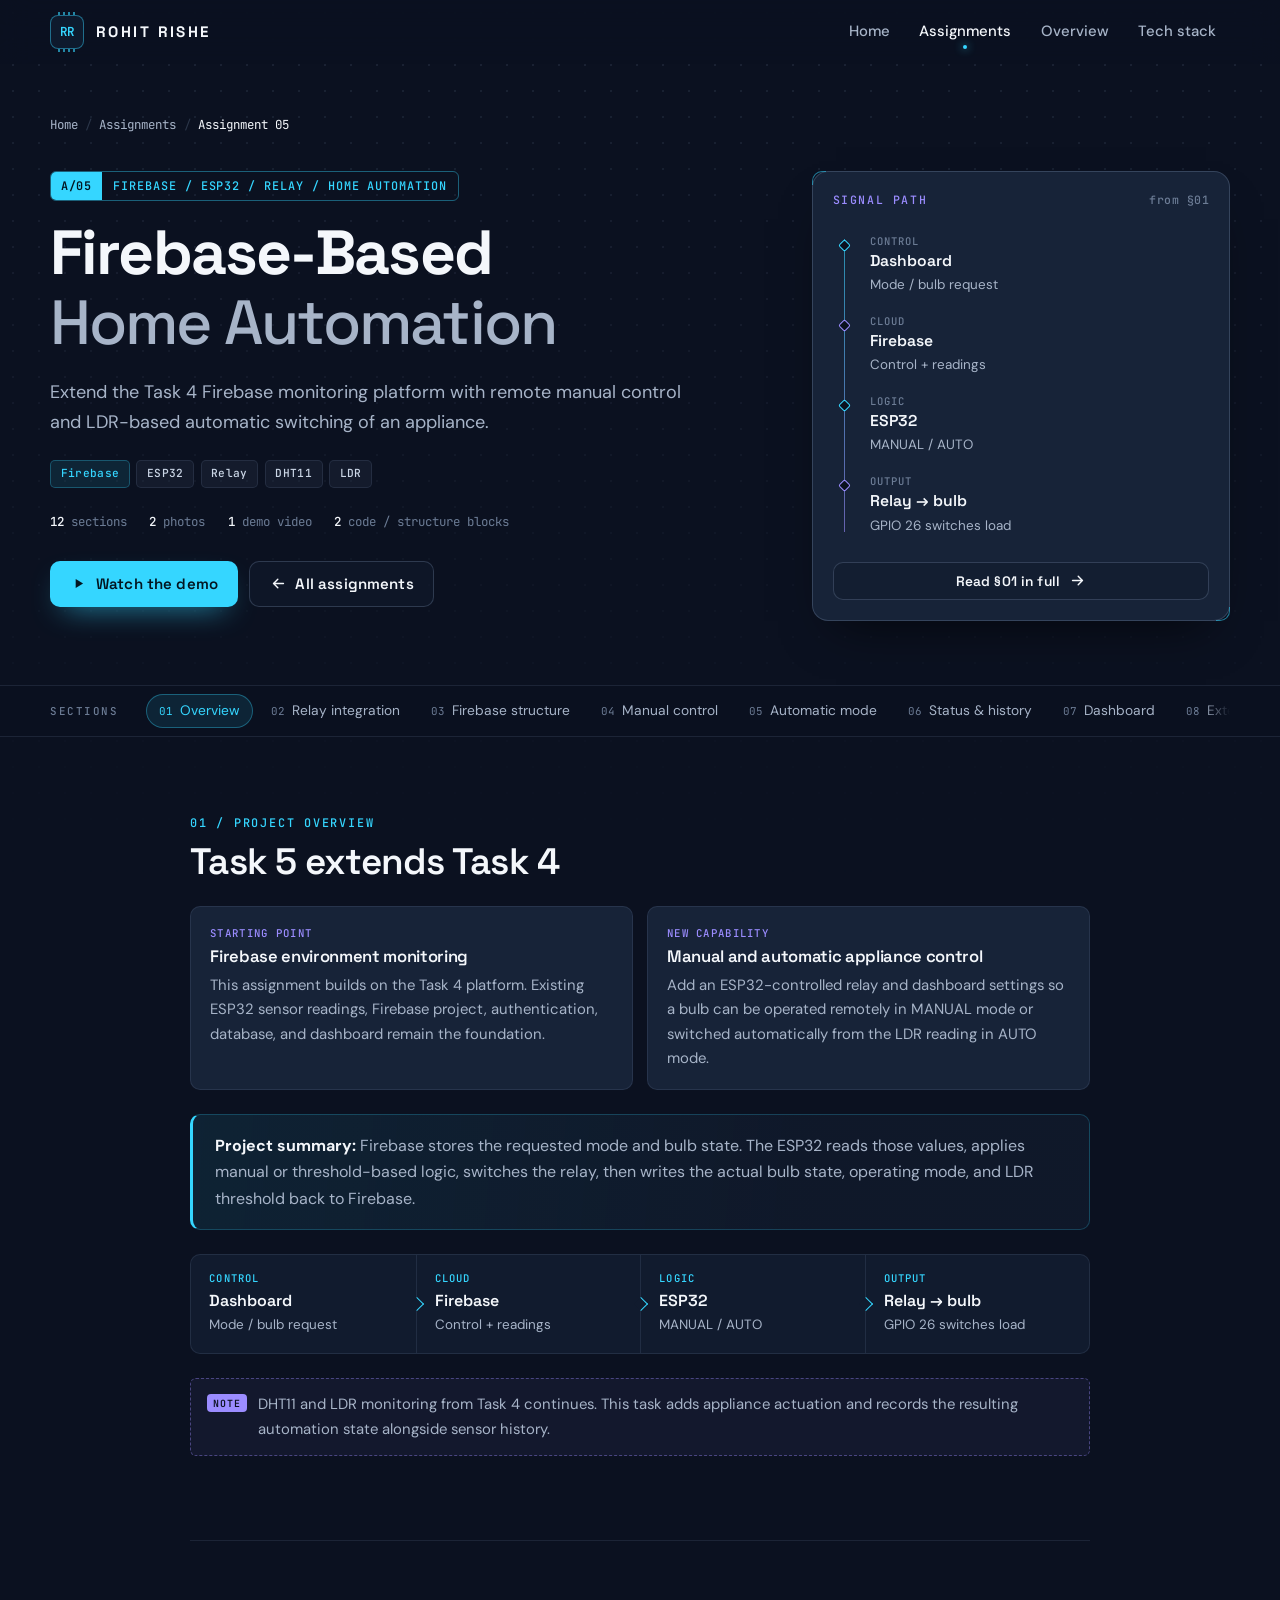
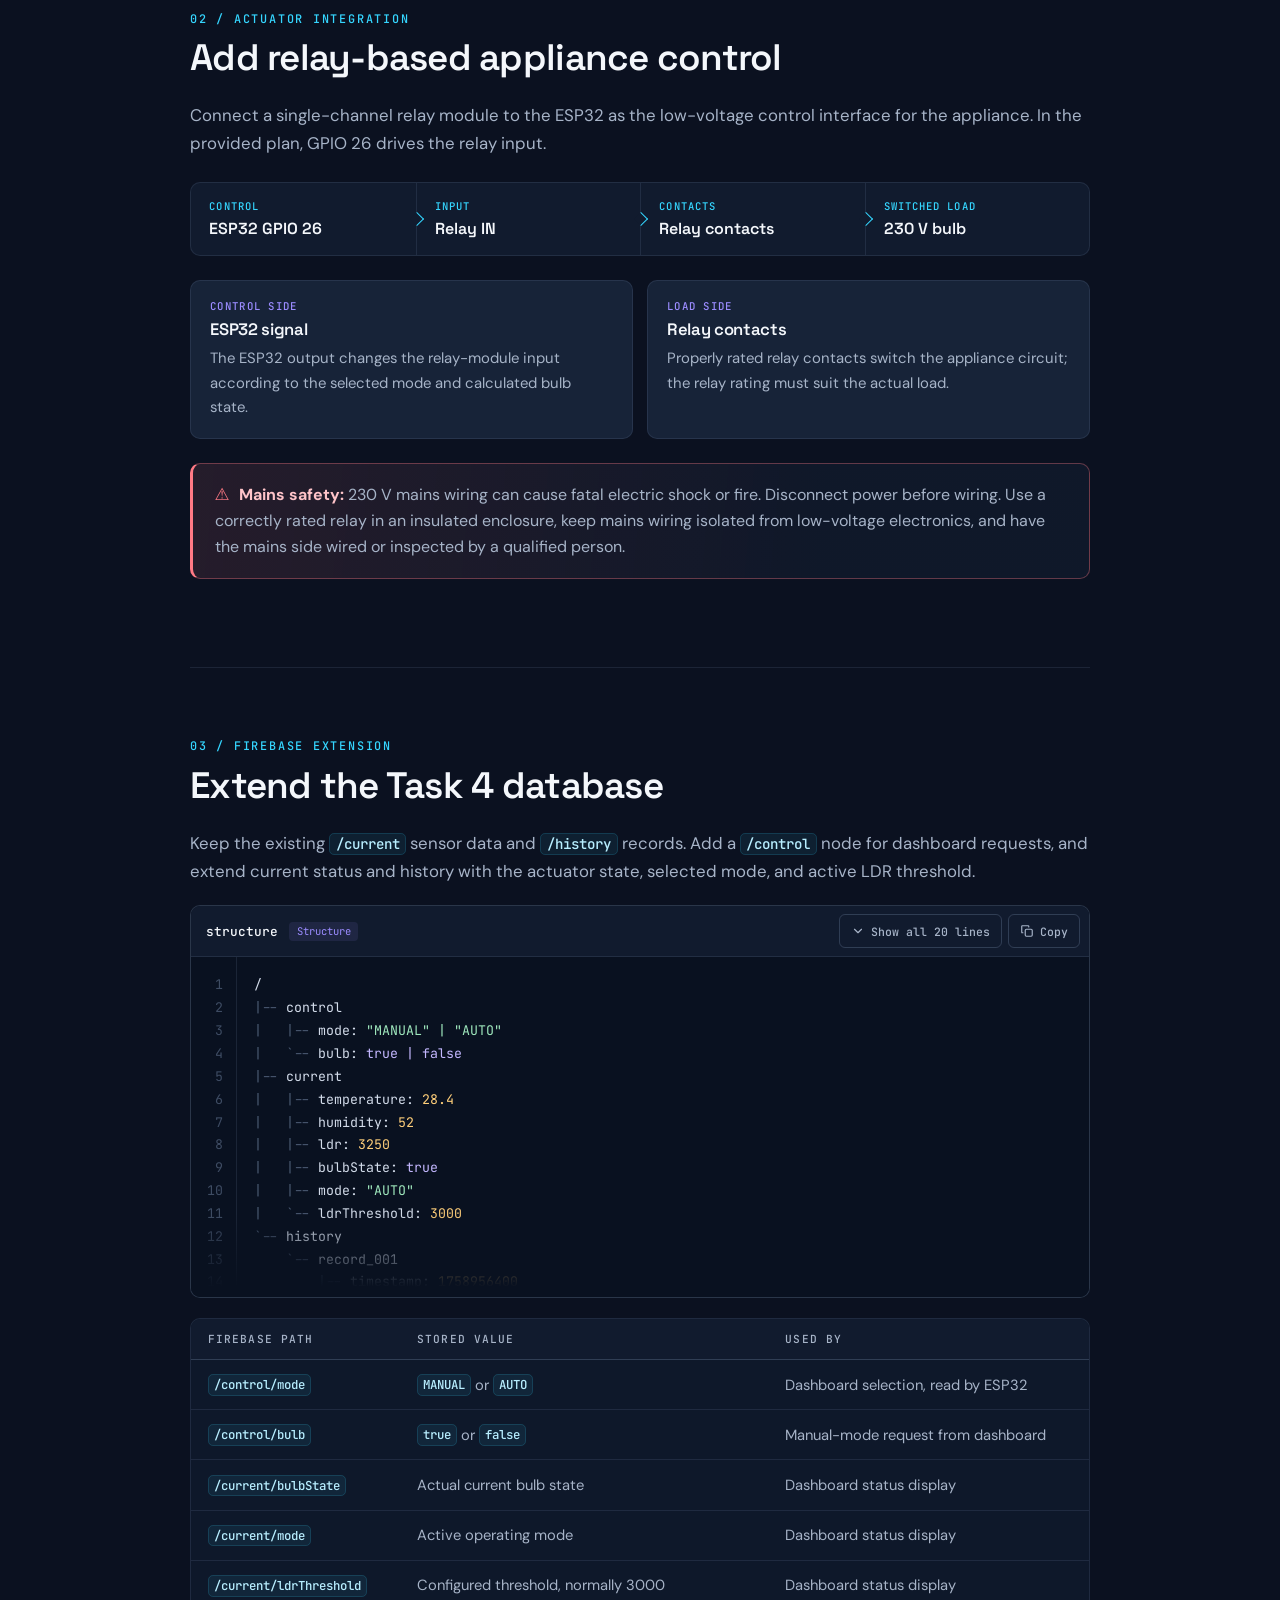
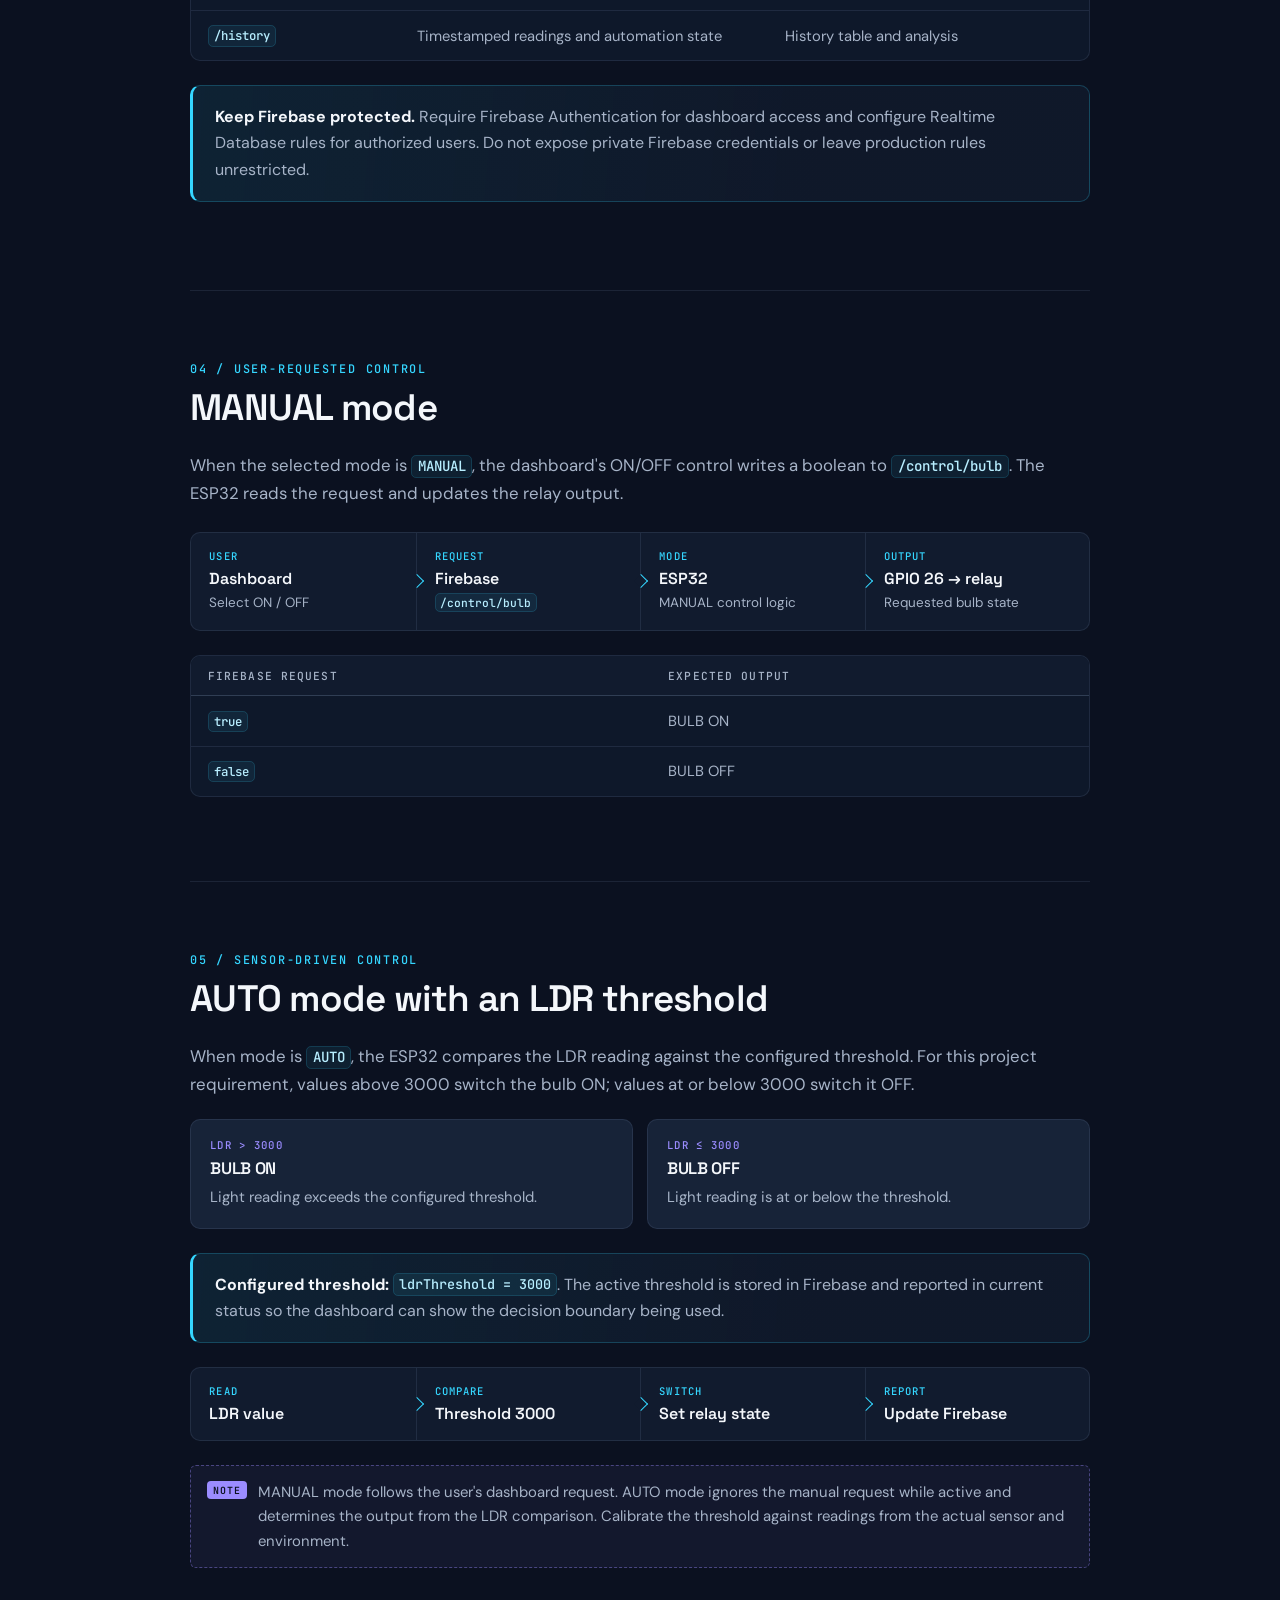
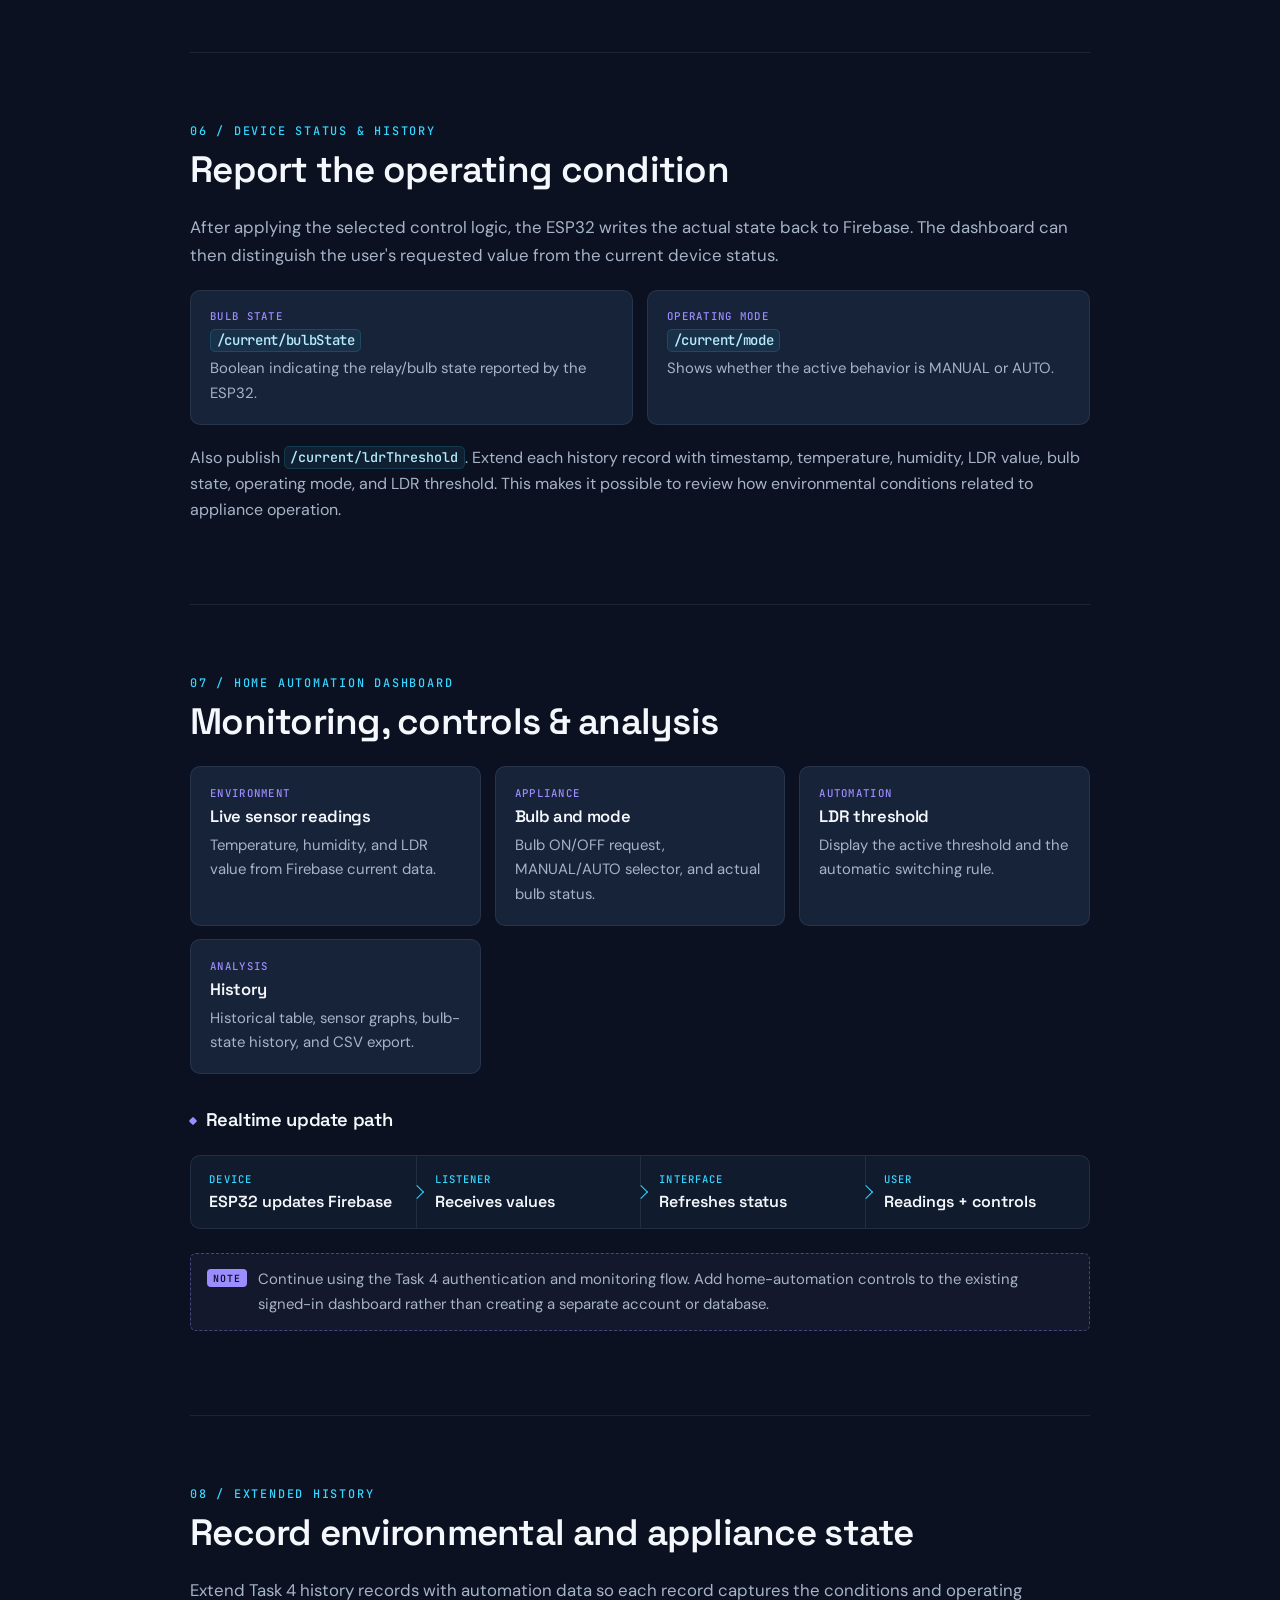
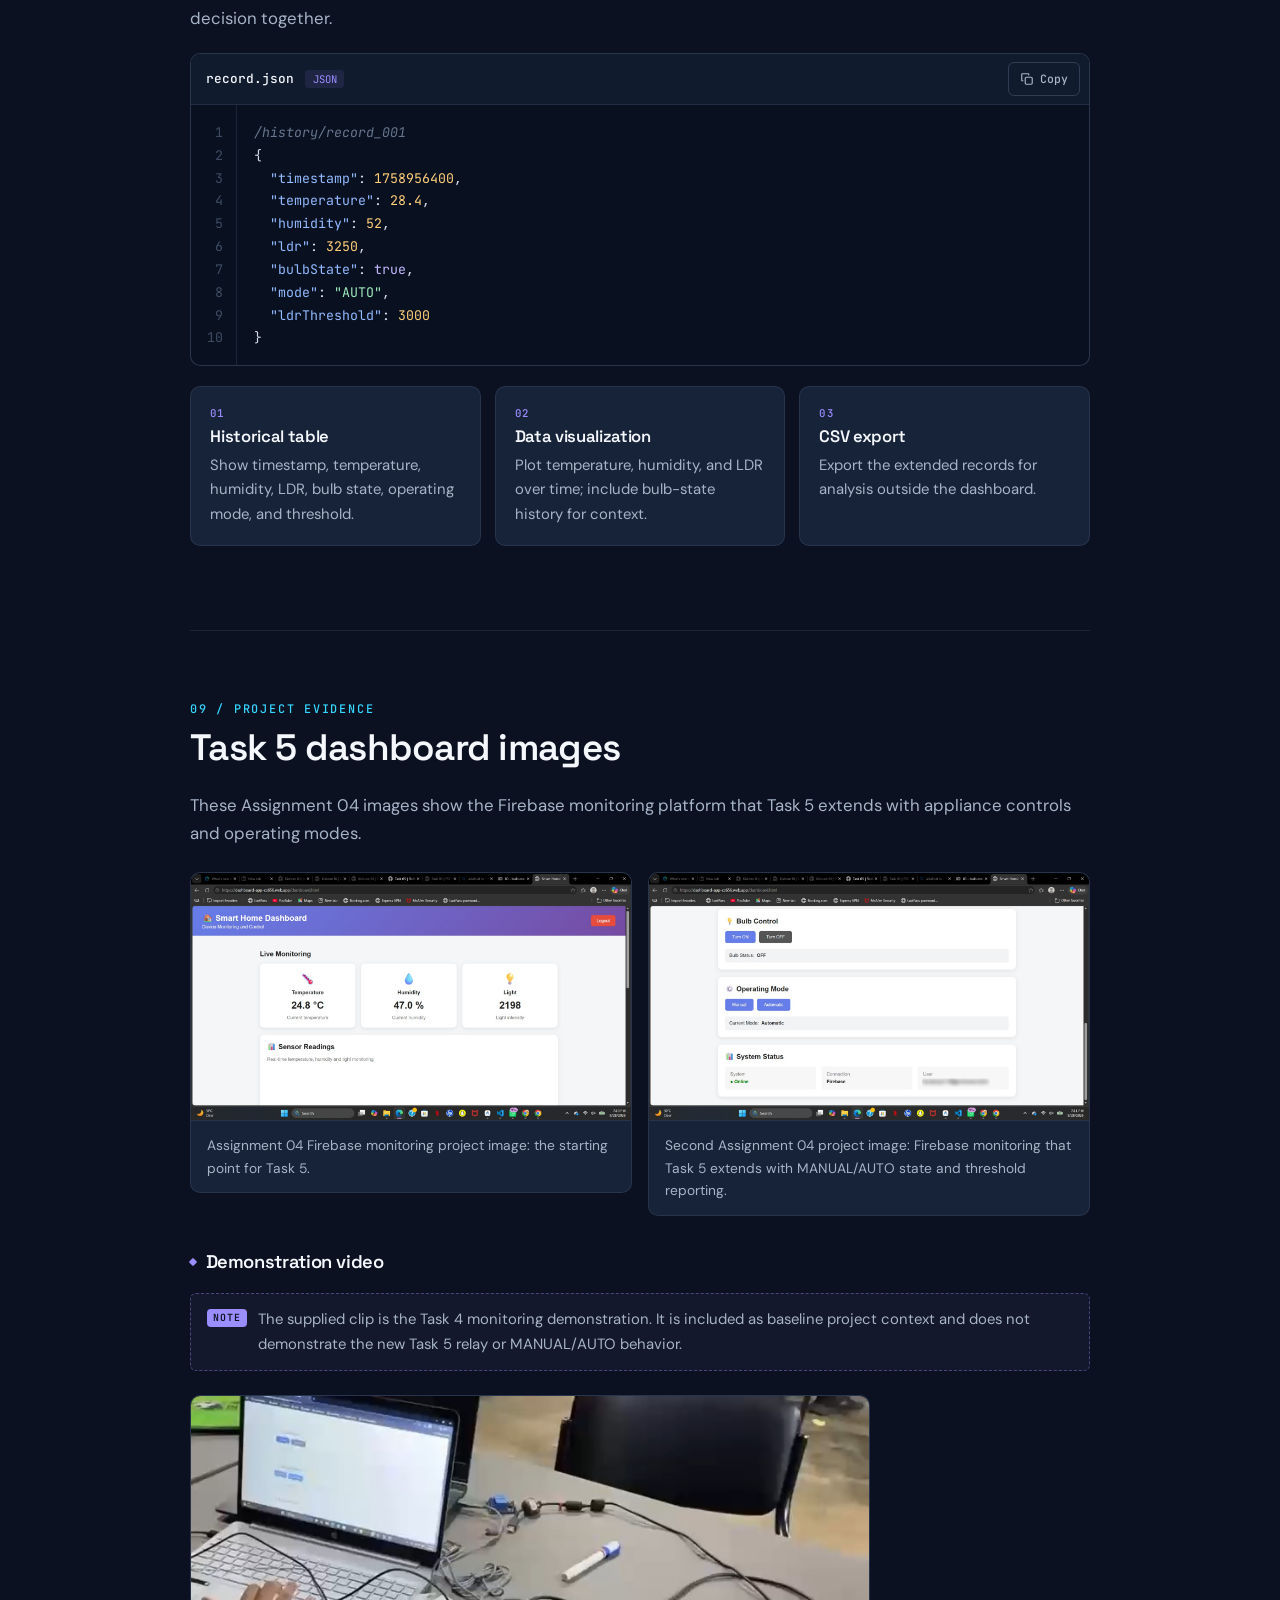
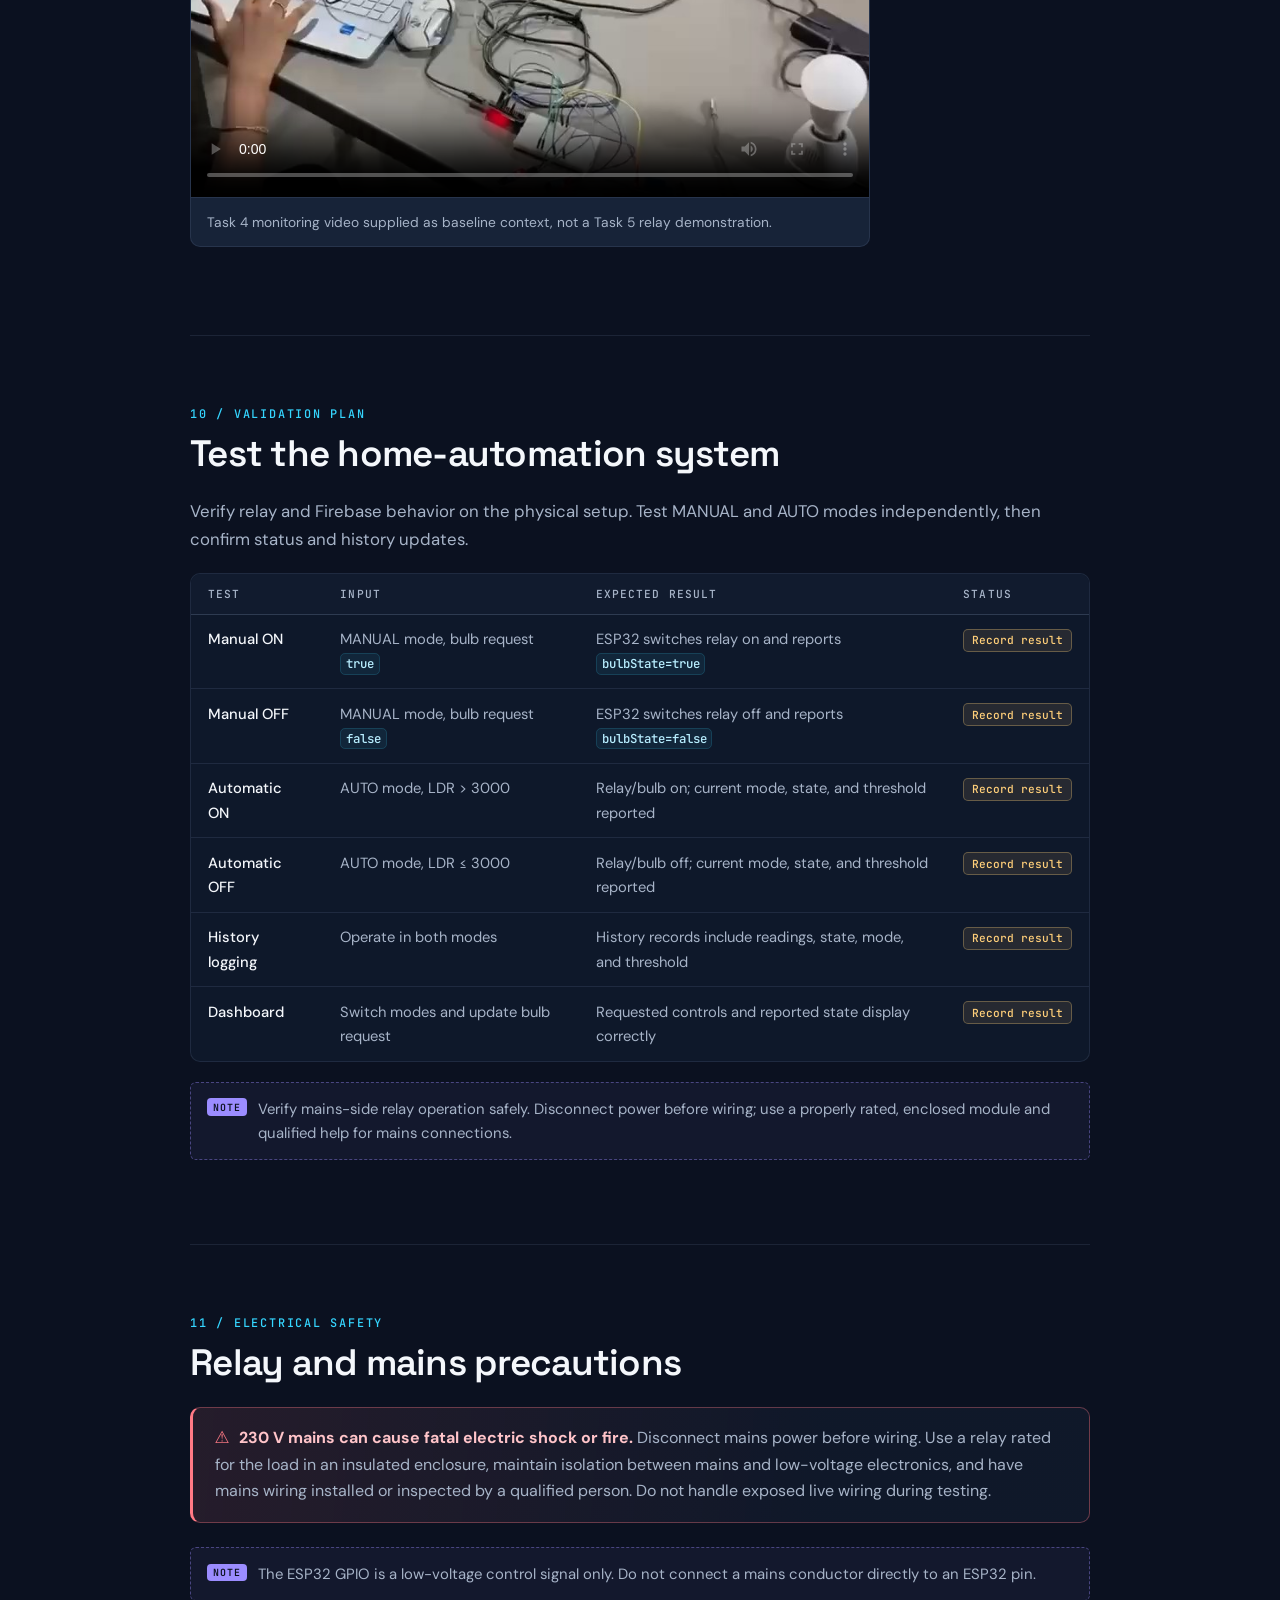
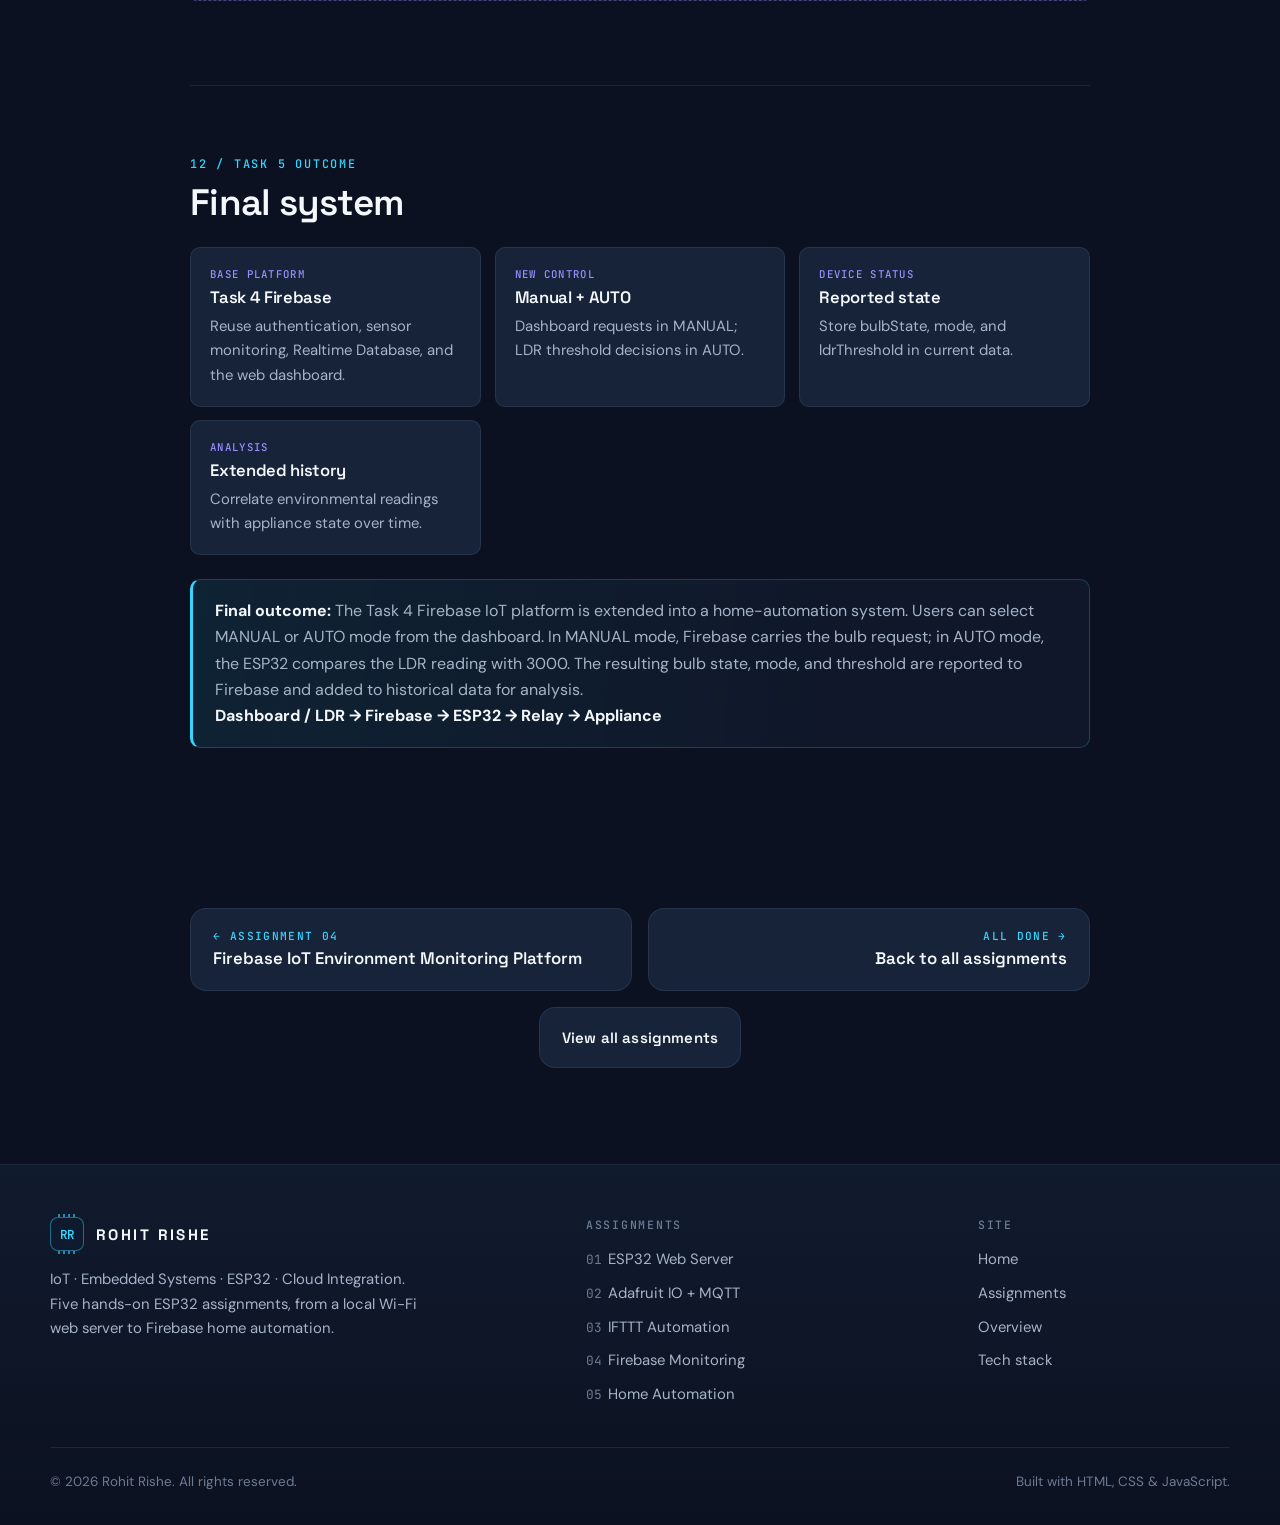
<file: assignment-05.html>
<!DOCTYPE html>
<html lang="en">
<head>
<meta charset="UTF-8" />
<meta name="viewport" content="width=device-width, initial-scale=1" />
<title>Firebase-Based Home Automation · Assignment 05 · Rohit Rishe</title>
<meta name="description" content="Assignment 05 extends Firebase sensor monitoring with ESP32 relay control, manual and automatic modes, and LDR threshold switching." />
<meta name="author" content="Rohit Rishe" />
<meta name="theme-color" content="#0B1120" />
<meta property="og:type" content="website" />
<meta property="og:title" content="Firebase-Based Home Automation · Assignment 05 · Rohit Rishe" />
<meta property="og:description" content="Assignment 05 extends Firebase sensor monitoring with ESP32 relay control, manual and automatic modes, and LDR threshold switching." />
<link rel="icon" href="assets/favicon.svg" type="image/svg+xml" />
<link rel="preconnect" href="https://fonts.googleapis.com" />
<link rel="preconnect" href="https://fonts.gstatic.com" crossorigin />
<link rel="stylesheet" href="https://fonts.googleapis.com/css2?family=DM+Sans:opsz,wght@9..40,400;9..40,500;9..40,700&family=JetBrains+Mono:wght@400;500;600&family=Space+Grotesk:wght@500;600;700&display=swap" />
<link rel="stylesheet" href="css/styles.css" />
<script>document.documentElement.classList.add("js")</script>
</head>
<body class="page-detail">
<a class="skip" href="#main">Skip to content</a>
<div class="progress" aria-hidden="true"></div>
<header class="head">
  <div class="wrap head__in">
    <a class="logo" href="index.html" aria-label="Rohit Rishe, home"><span class="logo__chip" aria-hidden="true">RR</span><span class="logo__name">ROHIT RISHE</span></a>
    <button class="burger" type="button" aria-expanded="false" aria-controls="menu" aria-label="Open menu"><span><i></i><i></i><i></i></span></button>
    <nav id="menu" class="menu" aria-label="Primary">
      <a href="index.html#home">Home</a>
      <a href="index.html#assignments" class="is-on" aria-current="page">Assignments</a>
      <a href="index.html#overview">Overview</a>
      <a href="index.html#stack">Tech stack</a>
    </nav>
  </div>
</header>

<main id="main" tabindex="-1">
  <section class="dhero" aria-labelledby="title">
    <div class="wrap">
      <ol class="crumbs" aria-label="Breadcrumb">
        <li><a href="index.html#home">Home</a></li>
        <li><a href="index.html#assignments">Assignments</a></li>
        <li><span aria-current="page">Assignment 05</span></li>
      </ol>
      <div class="dhero__grid">
        <div class="enter">
          <p class="dhero__tag"><b>A/05</b><span>Firebase / ESP32 / relay / home automation</span></p>
          <h1 id="title">Firebase-Based <span>Home Automation</span></h1>
          <p class="dhero__lead">Extend the Task 4 Firebase monitoring platform with remote manual control and LDR-based automatic switching of an appliance.</p>
          <ul class="chips" aria-label="Technologies"><li class="chip chip--hi">Firebase</li><li class="chip">ESP32</li><li class="chip">Relay</li><li class="chip">DHT11</li><li class="chip">LDR</li></ul>
          <ul class="dhero__facts"><li><b>12</b> sections</li><li><b>2</b> photos</li><li><b>1</b> demo video</li><li><b>2</b> code / structure blocks</li></ul>
          <div class="dhero__cta">
            <a class="btn btn--solid" href="#evidence"><svg viewBox="0 0 24 24" fill="currentColor" aria-hidden="true"><path d="M8 5.5v13l10.5-6.5z"/></svg> Watch the demo</a>
            <a class="btn btn--line" href="index.html#assignments"><svg viewBox="0 0 24 24" fill="none" stroke="currentColor" stroke-width="2" stroke-linecap="round" stroke-linejoin="round" aria-hidden="true"><path d="M19 12H5M11 18l-6-6 6-6"/></svg> All assignments</a>
          </div>
        </div>
        <aside class="sigpath bracket enter-2" aria-labelledby="sigpath-title">
          <h2 id="sigpath-title">Signal path <span>from §01</span></h2>
          <ol>
            <li><div><small>CONTROL</small><strong>Dashboard</strong><p>Mode / bulb request</p></div></li>
            <li><div><small>CLOUD</small><strong>Firebase</strong><p>Control + readings</p></div></li>
            <li><div><small>LOGIC</small><strong>ESP32</strong><p>MANUAL / AUTO</p></div></li>
            <li><div><small>OUTPUT</small><strong>Relay → bulb</strong><p>GPIO 26 switches load</p></div></li>
          </ol>
          <a class="btn btn--line btn--sm" href="#overview">Read §01 in full <svg viewBox="0 0 24 24" fill="none" stroke="currentColor" stroke-width="2" stroke-linecap="round" stroke-linejoin="round" aria-hidden="true"><path d="M5 12h14M13 6l6 6-6 6"/></svg></a>
        </aside>
      </div>
    </div>
  </section>

  <nav class="tabs" aria-label="Sections on this page">
    <div class="wrap tabs__in">
      <span class="tabs__label">Sections</span>
      <div class="tabs__track">
        <ol>
          <li><a href="#overview"><span>01</span>Overview</a></li>
          <li><a href="#relay"><span>02</span>Relay integration</a></li>
          <li><a href="#firebase"><span>03</span>Firebase structure</a></li>
          <li><a href="#manual"><span>04</span>Manual control</a></li>
          <li><a href="#automatic"><span>05</span>Automatic mode</a></li>
          <li><a href="#status"><span>06</span>Status &amp; history</a></li>
          <li><a href="#dashboard"><span>07</span>Dashboard</a></li>
          <li><a href="#history"><span>08</span>Extended history</a></li>
          <li><a href="#evidence"><span>09</span>Evidence &amp; video</a></li>
          <li><a href="#testing"><span>10</span>Testing</a></li>
          <li><a href="#safety"><span>11</span>Safety</a></li>
          <li><a href="#reflection"><span>12</span>Final outcome</a></li>
        </ol>
      </div>
    </div>
  </nav>

  <article class="article" aria-labelledby="title">
      <section class="sec" id="overview">
      <div class="sec-head"><span>01 / PROJECT OVERVIEW</span><h2>Task 5 extends Task 4</h2></div>
      <div class="tiles">
        <div class="tile"><span>STARTING POINT</span><h3>Firebase environment monitoring</h3><p>This assignment builds on the Task 4 platform. Existing ESP32 sensor readings, Firebase project, authentication, database, and dashboard remain the foundation.</p></div>
        <div class="tile"><span>NEW CAPABILITY</span><h3>Manual and automatic appliance control</h3><p>Add an ESP32-controlled relay and dashboard settings so a bulb can be operated remotely in MANUAL mode or switched automatically from the LDR reading in AUTO mode.</p></div>
      </div>
      <p class="callout"><strong>Project summary:</strong> Firebase stores the requested mode and bulb state. The ESP32 reads those values, applies manual or threshold-based logic, switches the relay, then writes the actual bulb state, operating mode, and LDR threshold back to Firebase.</p>
      <div class="flow" aria-label="Dashboard and LDR through Firebase and ESP32 to relay and bulb">
        <div class="flow-step"><span>CONTROL</span><strong>Dashboard</strong><p>Mode / bulb request</p></div>
        <div class="flow-step"><span>CLOUD</span><strong>Firebase</strong><p>Control + readings</p></div>
        <div class="flow-step"><span>LOGIC</span><strong>ESP32</strong><p>MANUAL / AUTO</p></div>
        <div class="flow-step"><span>OUTPUT</span><strong>Relay → bulb</strong><p>GPIO 26 switches load</p></div>
      </div>
      <p class="note">DHT11 and LDR monitoring from Task 4 continues. This task adds appliance actuation and records the resulting automation state alongside sensor history.</p>
    </section>

      <section class="sec" id="relay">
      <div class="sec-head"><span>02 / ACTUATOR INTEGRATION</span><h2>Add relay-based appliance control</h2></div>
      <p class="lead">Connect a single-channel relay module to the ESP32 as the low-voltage control interface for the appliance. In the provided plan, GPIO 26 drives the relay input.</p>
      <div class="flow" aria-label="ESP32 GPIO 26 to relay input to relay contacts to bulb">
        <div class="flow-step"><span>CONTROL</span><strong>ESP32 GPIO 26</strong></div>
        <div class="flow-step"><span>INPUT</span><strong>Relay IN</strong></div>
        <div class="flow-step"><span>CONTACTS</span><strong>Relay contacts</strong></div>
        <div class="flow-step"><span>SWITCHED LOAD</span><strong>230 V bulb</strong></div>
      </div>
      <div class="tiles">
        <div class="tile"><span>CONTROL SIDE</span><h3>ESP32 signal</h3><p>The ESP32 output changes the relay-module input according to the selected mode and calculated bulb state.</p></div>
        <div class="tile"><span>LOAD SIDE</span><h3>Relay contacts</h3><p>Properly rated relay contacts switch the appliance circuit; the relay rating must suit the actual load.</p></div>
      </div>
      <aside class="callout callout--warn" role="note">
        <strong>Mains safety:</strong> 230 V mains wiring can cause fatal electric shock or fire. Disconnect power before wiring. Use a correctly rated relay in an insulated enclosure, keep mains wiring isolated from low-voltage electronics, and have the mains side wired or inspected by a qualified person.
      </aside>
    </section>

      <section class="sec" id="firebase">
      <div class="sec-head"><span>03 / FIREBASE EXTENSION</span><h2>Extend the Task 4 database</h2></div>
      <p class="lead">Keep the existing <code>/current</code> sensor data and <code>/history</code> records. Add a <code>/control</code> node for dashboard requests, and extend current status and history with the actuator state, selected mode, and active LDR threshold.</p>
      <pre class="code"><code>/
|-- control
|   |-- mode: "MANUAL" | "AUTO"
|   `-- bulb: true | false
|-- current
|   |-- temperature: 28.4
|   |-- humidity: 52
|   |-- ldr: 3250
|   |-- bulbState: true
|   |-- mode: "AUTO"
|   `-- ldrThreshold: 3000
`-- history
    `-- record_001
        |-- timestamp: 1758956400
        |-- temperature: 28.4
        |-- humidity: 52
        |-- ldr: 3250
        |-- bulbState: true
        |-- mode: "AUTO"
        `-- ldrThreshold: 3000</code></pre>
      <div class="table-wrap">
        <table class="data">
          <thead><tr><th scope="col">Firebase path</th><th scope="col">Stored value</th><th scope="col">Used by</th></tr></thead>
          <tbody>
            <tr><td><code>/control/mode</code></td><td><code>MANUAL</code> or <code>AUTO</code></td><td>Dashboard selection, read by ESP32</td></tr>
            <tr><td><code>/control/bulb</code></td><td><code>true</code> or <code>false</code></td><td>Manual-mode request from dashboard</td></tr>
            <tr><td><code>/current/bulbState</code></td><td>Actual current bulb state</td><td>Dashboard status display</td></tr>
            <tr><td><code>/current/mode</code></td><td>Active operating mode</td><td>Dashboard status display</td></tr>
            <tr><td><code>/current/ldrThreshold</code></td><td>Configured threshold, normally 3000</td><td>Dashboard status display</td></tr>
            <tr><td><code>/history</code></td><td>Timestamped readings and automation state</td><td>History table and analysis</td></tr>
          </tbody>
        </table>
      </div>
      <p class="callout"><strong>Keep Firebase protected.</strong> Require Firebase Authentication for dashboard access and configure Realtime Database rules for authorized users. Do not expose private Firebase credentials or leave production rules unrestricted.</p>
    </section>

      <section class="sec" id="manual">
      <div class="sec-head"><span>04 / USER-REQUESTED CONTROL</span><h2>MANUAL mode</h2></div>
      <p class="lead">When the selected mode is <code>MANUAL</code>, the dashboard's ON/OFF control writes a boolean to <code>/control/bulb</code>. The ESP32 reads the request and updates the relay output.</p>
      <div class="flow" aria-label="Dashboard request is written to Firebase, read by ESP32, and applied to GPIO 26 and relay">
        <div class="flow-step"><span>USER</span><strong>Dashboard</strong><p>Select ON / OFF</p></div>
        <div class="flow-step"><span>REQUEST</span><strong>Firebase</strong><p><code>/control/bulb</code></p></div>
        <div class="flow-step"><span>MODE</span><strong>ESP32</strong><p>MANUAL control logic</p></div>
        <div class="flow-step"><span>OUTPUT</span><strong>GPIO 26 → relay</strong><p>Requested bulb state</p></div>
      </div>
      <div class="table-wrap">
        <table class="data">
          <thead><tr><th scope="col">Firebase request</th><th scope="col">Expected output</th></tr></thead>
          <tbody><tr><td><code>true</code></td><td>BULB ON</td></tr><tr><td><code>false</code></td><td>BULB OFF</td></tr></tbody>
        </table>
      </div>
    </section>

      <section class="sec" id="automatic">
      <div class="sec-head"><span>05 / SENSOR-DRIVEN CONTROL</span><h2>AUTO mode with an LDR threshold</h2></div>
      <p class="lead">When mode is <code>AUTO</code>, the ESP32 compares the LDR reading against the configured threshold. For this project requirement, values above 3000 switch the bulb ON; values at or below 3000 switch it OFF.</p>
      <div class="tiles">
        <div class="tile"><span>LDR &gt; 3000</span><h3>BULB ON</h3><p>Light reading exceeds the configured threshold.</p></div>
        <div class="tile"><span>LDR ≤ 3000</span><h3>BULB OFF</h3><p>Light reading is at or below the threshold.</p></div>
      </div>
      <p class="callout"><strong>Configured threshold:</strong> <code>ldrThreshold = 3000</code>. The active threshold is stored in Firebase and reported in current status so the dashboard can show the decision boundary being used.</p>
      <div class="flow" aria-label="Read LDR, compare with threshold 3000, set relay, update Firebase status">
        <div class="flow-step"><span>READ</span><strong>LDR value</strong></div>
        <div class="flow-step"><span>COMPARE</span><strong>Threshold 3000</strong></div>
        <div class="flow-step"><span>SWITCH</span><strong>Set relay state</strong></div>
        <div class="flow-step"><span>REPORT</span><strong>Update Firebase</strong></div>
      </div>
      <p class="note">MANUAL mode follows the user's dashboard request. AUTO mode ignores the manual request while active and determines the output from the LDR comparison. Calibrate the threshold against readings from the actual sensor and environment.</p>
    </section>

      <section class="sec" id="status">
      <div class="sec-head"><span>06 / DEVICE STATUS &amp; HISTORY</span><h2>Report the operating condition</h2></div>
      <p class="lead">After applying the selected control logic, the ESP32 writes the actual state back to Firebase. The dashboard can then distinguish the user's requested value from the current device status.</p>
      <div class="tiles">
        <div class="tile"><span>BULB STATE</span><h3><code>/current/bulbState</code></h3><p>Boolean indicating the relay/bulb state reported by the ESP32.</p></div>
        <div class="tile"><span>OPERATING MODE</span><h3><code>/current/mode</code></h3><p>Shows whether the active behavior is MANUAL or AUTO.</p></div>
      </div>
      <p class="prose">Also publish <code>/current/ldrThreshold</code>. Extend each history record with timestamp, temperature, humidity, LDR value, bulb state, operating mode, and LDR threshold. This makes it possible to review how environmental conditions related to appliance operation.</p>
    </section>

      <section class="sec" id="dashboard">
      <div class="sec-head"><span>07 / HOME AUTOMATION DASHBOARD</span><h2>Monitoring, controls &amp; analysis</h2></div>
      <div class="tiles">
        <div class="tile"><span>ENVIRONMENT</span><h3>Live sensor readings</h3><p>Temperature, humidity, and LDR value from Firebase current data.</p></div>
        <div class="tile"><span>APPLIANCE</span><h3>Bulb and mode</h3><p>Bulb ON/OFF request, MANUAL/AUTO selector, and actual bulb status.</p></div>
        <div class="tile"><span>AUTOMATION</span><h3>LDR threshold</h3><p>Display the active threshold and the automatic switching rule.</p></div>
        <div class="tile"><span>ANALYSIS</span><h3>History</h3><p>Historical table, sensor graphs, bulb-state history, and CSV export.</p></div>
      </div>
      <h3 class="sub">Realtime update path</h3>
      <div class="flow" aria-label="ESP32 updates Firebase and a Firebase listener refreshes the dashboard">
        <div class="flow-step"><span>DEVICE</span><strong>ESP32 updates Firebase</strong></div>
        <div class="flow-step"><span>LISTENER</span><strong>Receives values</strong></div>
        <div class="flow-step"><span>INTERFACE</span><strong>Refreshes status</strong></div>
        <div class="flow-step"><span>USER</span><strong>Readings + controls</strong></div>
      </div>
      <p class="note">Continue using the Task 4 authentication and monitoring flow. Add home-automation controls to the existing signed-in dashboard rather than creating a separate account or database.</p>
    </section>

      <section class="sec" id="history">
      <div class="sec-head"><span>08 / EXTENDED HISTORY</span><h2>Record environmental and appliance state</h2></div>
      <p class="lead">Extend Task 4 history records with automation data so each record captures the conditions and operating decision together.</p>
      <pre class="code"><code>/history/record_001
{
  "timestamp": 1758956400,
  "temperature": 28.4,
  "humidity": 52,
  "ldr": 3250,
  "bulbState": true,
  "mode": "AUTO",
  "ldrThreshold": 3000
}</code></pre>
      <div class="tiles">
        <div class="tile"><span>01</span><h3>Historical table</h3><p>Show timestamp, temperature, humidity, LDR, bulb state, operating mode, and threshold.</p></div>
        <div class="tile"><span>02</span><h3>Data visualization</h3><p>Plot temperature, humidity, and LDR over time; include bulb-state history for context.</p></div>
        <div class="tile"><span>03</span><h3>CSV export</h3><p>Export the extended records for analysis outside the dashboard.</p></div>
      </div>
    </section>

      <section class="sec" id="evidence">
      <div class="sec-head"><span>09 / PROJECT EVIDENCE</span><h2>Task 5 dashboard images</h2></div>
      <p class="lead">These Assignment 04 images show the Firebase monitoring platform that Task 5 extends with appliance controls and operating modes.</p>
      <div class="gallery">
        <figure>
          <button type="button" class="zoom" data-zoom data-caption="Assignment 04 Firebase monitoring project image: the starting point for Task 5." aria-label="Open full size: Assignment 04 Firebase environment-monitoring project image used as the Task 05 baseline"><img src="assets/images/a04-firebase-dashboard.jpeg" alt="Assignment 04 Firebase environment-monitoring project image used as the Task 05 baseline" loading="lazy" decoding="async" /></button>
          <figcaption>Assignment 04 Firebase monitoring project image: the starting point for Task 5.</figcaption>
        </figure>
        <figure>
          <button type="button" class="zoom" data-zoom data-caption="Second Assignment 04 project image: Firebase monitoring that Task 5 extends with MANUAL/AUTO state and threshold reporting." aria-label="Open full size: Second Assignment 04 Firebase monitoring image used as the Task 05 baseline"><img src="assets/images/a04-firebase-dashboard-2.jpeg" alt="Second Assignment 04 Firebase monitoring image used as the Task 05 baseline" loading="lazy" decoding="async" /></button>
          <figcaption>Second Assignment 04 project image: Firebase monitoring that Task 5 extends with MANUAL/AUTO state and threshold reporting.</figcaption>
        </figure>
      </div>
      <h3 class="sub">Demonstration video</h3>
      <p class="note">The supplied clip is the Task 4 monitoring demonstration. It is included as baseline project context and does not demonstrate the new Task 5 relay or MANUAL/AUTO behavior.</p>
      <div class="gallery gallery--one">
        <figure>
          <video controls preload="metadata" playsinline poster="assets/images/a05-rohit-cover.jpg" aria-label="Task 4 monitoring video supplied as baseline context, not a Task 5 relay demonstration.">
            <source src="assets/videos/a05-rohit-demo.mp4#t=0.4" type="video/mp4" />
            Your browser does not support embedded video. <a href="assets/videos/a05-rohit-demo.mp4">Open the supplied baseline video</a>.
          </video>
          <figcaption>Task 4 monitoring video supplied as baseline context, not a Task 5 relay demonstration.</figcaption>
        </figure>
      </div>
    </section>

      <section class="sec" id="testing">
      <div class="sec-head"><span>10 / VALIDATION PLAN</span><h2>Test the home-automation system</h2></div>
      <p class="lead">Verify relay and Firebase behavior on the physical setup. Test MANUAL and AUTO modes independently, then confirm status and history updates.</p>
      <div class="table-wrap">
        <table class="data">
          <thead><tr><th scope="col">Test</th><th scope="col">Input</th><th scope="col">Expected result</th><th scope="col">Status</th></tr></thead>
          <tbody>
            <tr><td>Manual ON</td><td>MANUAL mode, bulb request <code>true</code></td><td>ESP32 switches relay on and reports <code>bulbState=true</code></td><td>Record result</td></tr>
            <tr><td>Manual OFF</td><td>MANUAL mode, bulb request <code>false</code></td><td>ESP32 switches relay off and reports <code>bulbState=false</code></td><td>Record result</td></tr>
            <tr><td>Automatic ON</td><td>AUTO mode, LDR &gt; 3000</td><td>Relay/bulb on; current mode, state, and threshold reported</td><td>Record result</td></tr>
            <tr><td>Automatic OFF</td><td>AUTO mode, LDR ≤ 3000</td><td>Relay/bulb off; current mode, state, and threshold reported</td><td>Record result</td></tr>
            <tr><td>History logging</td><td>Operate in both modes</td><td>History records include readings, state, mode, and threshold</td><td>Record result</td></tr>
            <tr><td>Dashboard</td><td>Switch modes and update bulb request</td><td>Requested controls and reported state display correctly</td><td>Record result</td></tr>
          </tbody>
        </table>
      </div>
      <p class="note">Verify mains-side relay operation safely. Disconnect power before wiring; use a properly rated, enclosed module and qualified help for mains connections.</p>
    </section>

      <section class="sec" id="safety">
      <div class="sec-head"><span>11 / ELECTRICAL SAFETY</span><h2>Relay and mains precautions</h2></div>
      <aside class="callout callout--warn" role="note">
        <strong>230 V mains can cause fatal electric shock or fire.</strong> Disconnect mains power before wiring. Use a relay rated for the load in an insulated enclosure, maintain isolation between mains and low-voltage electronics, and have mains wiring installed or inspected by a qualified person. Do not handle exposed live wiring during testing.
      </aside>
      <p class="note">The ESP32 GPIO is a low-voltage control signal only. Do not connect a mains conductor directly to an ESP32 pin.</p>
    </section>

      <section class="sec" id="reflection">
      <div class="sec-head"><span>12 / TASK 5 OUTCOME</span><h2>Final system</h2></div>
      <div class="tiles">
        <div class="tile"><span>BASE PLATFORM</span><h3>Task 4 Firebase</h3><p>Reuse authentication, sensor monitoring, Realtime Database, and the web dashboard.</p></div>
        <div class="tile"><span>NEW CONTROL</span><h3>Manual + AUTO</h3><p>Dashboard requests in MANUAL; LDR threshold decisions in AUTO.</p></div>
        <div class="tile"><span>DEVICE STATUS</span><h3>Reported state</h3><p>Store bulbState, mode, and ldrThreshold in current data.</p></div>
        <div class="tile"><span>ANALYSIS</span><h3>Extended history</h3><p>Correlate environmental readings with appliance state over time.</p></div>
      </div>
      <p class="callout"><strong>Final outcome:</strong> The Task 4 Firebase IoT platform is extended into a home-automation system. Users can select MANUAL or AUTO mode from the dashboard. In MANUAL mode, Firebase carries the bulb request; in AUTO mode, the ESP32 compares the LDR reading with 3000. The resulting bulb state, mode, and threshold are reported to Firebase and added to historical data for analysis.<br /><strong>Dashboard / LDR &rarr; Firebase &rarr; ESP32 &rarr; Relay &rarr; Appliance</strong></p>
    </section>
  </article>

  <nav class="pager" aria-label="Assignment navigation">
    <a class="pager__prev" href="assignment-04.html" rel="prev"><small>&larr; Assignment 04</small><strong>Firebase IoT Environment Monitoring Platform</strong></a>
    <a class="pager__next" href="index.html#assignments"><small>All done &rarr;</small><strong>Back to all assignments</strong></a>
    <a class="btn btn--line pager__all" href="index.html#assignments">View all assignments</a>
  </nav>
</main>

<footer class="foot">
  <div class="wrap">
    <div class="foot__grid">
      <div class="foot__about">
        <a class="logo" href="index.html"><span class="logo__chip" aria-hidden="true">RR</span><span class="logo__name">ROHIT RISHE</span></a>
        <p>IoT · Embedded Systems · ESP32 · Cloud Integration. Five hands-on ESP32 assignments, from a local Wi-Fi web server to Firebase home automation.</p>
      </div>
      <nav aria-label="Assignments">
        <h2>Assignments</h2>
        <ul>
          <li><a href="assignment-01.html"><span>01</span>ESP32 Web Server</a></li>
          <li><a href="assignment-02.html"><span>02</span>Adafruit IO + MQTT</a></li>
          <li><a href="assignment-03.html"><span>03</span>IFTTT Automation</a></li>
          <li><a href="assignment-04.html"><span>04</span>Firebase Monitoring</a></li>
          <li><a href="assignment-05.html"><span>05</span>Home Automation</a></li>
        </ul>
      </nav>
      <nav aria-label="Site">
        <h2>Site</h2>
        <ul>
          <li><a href="index.html#home">Home</a></li>
          <li><a href="index.html#assignments">Assignments</a></li>
          <li><a href="index.html#overview">Overview</a></li>
          <li><a href="index.html#stack">Tech stack</a></li>
        </ul>
      </nav>
    </div>
    <div class="foot__base"><span>&copy; <span data-year>2026</span> Rohit Rishe. All rights reserved.</span><span>Built with HTML, CSS &amp; JavaScript.</span></div>
  </div>
</footer>
<button class="totop" type="button" aria-label="Back to top"><svg viewBox="0 0 24 24" fill="none" stroke="currentColor" stroke-width="2" stroke-linecap="round" stroke-linejoin="round" aria-hidden="true"><path d="M12 19V5M5 12l7-7 7 7"/></svg><svg class="totop__ring" viewBox="0 0 50 50" aria-hidden="true"><circle cx="25" cy="25" r="23"/></svg></button>
<script src="js/main.js" defer></script>
</body>
</html>
</file>
<file: css/styles.css>
/* ==========================================================================
   ROHIT RISHE · IoT Portfolio
   styles.css
   01 Tokens · 02 Base · 03 Primitives · 04 Header · 05 Home · 06 Detail
   07 Content blocks · 08 Code · 09 Media + lightbox · 10 Footer · 11 Motion
   ========================================================================== */

/* ---------- 01 Tokens ---------- */
:root {
  --bg: #0b1120;
  --bg-2: #111b2e;
  --card: #172338;
  --card-hi: #1d2b44;
  --cyan: #35d6ff;
  --violet: #9b8cff;
  --text: #f4f7fb;
  --muted: #a7b4c8;
  --faint: #6c7c95;
  --line: rgba(148, 170, 205, 0.13);
  --line-2: rgba(148, 170, 205, 0.24);
  --cyan-a: rgba(53, 214, 255, 0.1);
  --violet-a: rgba(155, 140, 255, 0.1);
  --warn: #ff7a85;
  --amber: #ffcf7a;
  --green: #5be3a6;

  --f-head: "Space Grotesk", system-ui, sans-serif;
  --f-body: "DM Sans", system-ui, sans-serif;
  --f-mono: "JetBrains Mono", ui-monospace, Consolas, monospace;

  --r-sm: 6px;
  --r: 10px;
  --r-lg: 16px;
  --shadow: 0 24px 48px -24px rgba(0, 0, 0, 0.7);
  --glow: 0 0 0 1px rgba(53, 214, 255, 0.3), 0 20px 50px -24px rgba(53, 214, 255, 0.45);
  --ease: cubic-bezier(0.2, 0.9, 0.25, 1);

  --wrap: 1180px;
  --pad: clamp(16px, 4vw, 36px);
  --head-h: 64px;
  --tabs-h: 0px; /* set on detail pages */
}

/* ---------- 02 Base ---------- */
*, *::before, *::after { box-sizing: border-box; }
html {
  scroll-behavior: smooth;
  scroll-padding-top: calc(var(--head-h) + var(--tabs-h) + 20px);
  -webkit-text-size-adjust: 100%;
}
body {
  margin: 0;
  min-height: 100vh;
  background: var(--bg);
  color: var(--text);
  font: 400 16px/1.65 var(--f-body);
  overflow-x: hidden;
  -webkit-font-smoothing: antialiased;
}
/* dot-grid backdrop: engineering paper, fades out below the fold */
body::before {
  content: "";
  position: fixed;
  inset: 0;
  z-index: -1;
  pointer-events: none;
  background-image: radial-gradient(rgba(148, 170, 205, 0.12) 1px, transparent 1px);
  background-size: 26px 26px;
  -webkit-mask-image: linear-gradient(180deg, #000 0, rgba(0, 0, 0, 0.35) 60%, transparent 100%);
  mask-image: linear-gradient(180deg, #000 0, rgba(0, 0, 0, 0.35) 60%, transparent 100%);
}
img, video, svg { display: block; max-width: 100%; }
a { color: var(--cyan); text-decoration: none; transition: color 0.2s; }
a:hover { color: #8be8ff; }
h1, h2, h3, h4 { margin: 0; font-family: var(--f-head); font-weight: 600; line-height: 1.12; letter-spacing: -0.02em; }
p { margin: 0; }
ul, ol { margin: 0; }
button { font: inherit; color: inherit; }
:focus-visible { outline: 2px solid var(--cyan); outline-offset: 3px; border-radius: 4px; }
::selection { background: rgba(53, 214, 255, 0.32); color: #fff; }
:not(pre) > code {
  font: 500 0.84em var(--f-mono);
  padding: 0.1em 0.4em;
  border-radius: 5px;
  color: #b8eeff;
  background: rgba(53, 214, 255, 0.08);
  border: 1px solid rgba(53, 214, 255, 0.15);
  overflow-wrap: anywhere;
}
.wrap { width: min(100% - 2 * var(--pad), var(--wrap)); margin-inline: auto; }
.sr-only { position: absolute !important; width: 1px; height: 1px; padding: 0; margin: -1px; overflow: hidden; clip: rect(0, 0, 0, 0); white-space: nowrap; border: 0; }
.skip {
  position: fixed; z-index: 500; left: 12px; top: -80px; padding: 10px 16px; border-radius: var(--r-sm);
  background: var(--cyan); color: var(--bg); font-weight: 700;
}
.skip:focus { top: 12px; color: var(--bg); }

/* ---------- 03 Primitives ---------- */
.btn {
  --bc: var(--line-2);
  display: inline-flex; align-items: center; justify-content: center; gap: 0.55rem;
  min-height: 46px; padding: 0 1.2rem; border-radius: var(--r); border: 1px solid var(--bc);
  font: 600 0.94rem var(--f-head); letter-spacing: 0.01em; white-space: nowrap; cursor: pointer;
  transition: transform 0.3s var(--ease), background 0.25s, border-color 0.25s, box-shadow 0.3s, color 0.2s;
}
.btn svg { width: 17px; height: 17px; flex: none; transition: transform 0.3s var(--ease); }
.btn--solid { --bc: transparent; background: var(--cyan); color: #031520; box-shadow: 0 12px 30px -14px rgba(53, 214, 255, 0.8); }
.btn--solid:hover { color: #031520; transform: translateY(-2px); box-shadow: 0 18px 38px -14px rgba(53, 214, 255, 0.9); }
.btn--solid:hover svg { transform: translateX(3px); }
.btn--line { background: rgba(17, 27, 46, 0.6); color: var(--text); }
.btn--line:hover { color: var(--text); --bc: rgba(53, 214, 255, 0.55); background: var(--cyan-a); transform: translateY(-2px); }
.btn--sm { min-height: 38px; padding: 0 0.9rem; font-size: 0.86rem; }

.chips { display: flex; flex-wrap: wrap; gap: 0.4rem; padding: 0; margin: 0; list-style: none; }
.chip {
  font: 500 0.7rem/1 var(--f-mono); letter-spacing: 0.03em; padding: 0.45rem 0.6rem; border-radius: 5px;
  color: #cbd6e6; background: rgba(148, 170, 205, 0.07); border: 1px solid var(--line);
}
.chip--hi { color: var(--cyan); background: var(--cyan-a); border-color: rgba(53, 214, 255, 0.28); }

.kicker {
  display: inline-flex; align-items: center; gap: 0.6rem;
  font: 500 0.74rem var(--f-mono); letter-spacing: 0.16em; text-transform: uppercase; color: var(--cyan);
}
.kicker::before { content: ""; width: 18px; height: 1px; background: currentColor; }

/* corner brackets: subtle engineering-drawing frame on panels */
.bracket { position: relative; }
.bracket::before, .bracket::after {
  content: ""; position: absolute; width: 14px; height: 14px; pointer-events: none;
  border-color: rgba(53, 214, 255, 0.55); border-style: solid; transition: width 0.35s var(--ease), height 0.35s var(--ease);
}
.bracket::before { top: -1px; left: -1px; border-width: 1px 0 0 1px; border-top-left-radius: var(--r); }
.bracket::after { bottom: -1px; right: -1px; border-width: 0 1px 1px 0; border-bottom-right-radius: var(--r); }

/* ---------- 04 Header ---------- */
.progress { position: fixed; z-index: 160; top: 0; left: 0; height: 2px; width: 100%; transform-origin: 0 50%; transform: scaleX(0); background: linear-gradient(90deg, var(--cyan), var(--violet)); pointer-events: none; }
.head {
  position: sticky; top: 0; z-index: 150; height: var(--head-h);
  background: rgba(11, 17, 32, 0.78); border-bottom: 1px solid transparent;
  -webkit-backdrop-filter: blur(14px); backdrop-filter: blur(14px);
  transition: border-color 0.3s, background 0.3s;
}
.head.is-stuck { border-bottom-color: var(--line); background: rgba(11, 17, 32, 0.92); }
.head__in { height: 100%; display: flex; align-items: center; justify-content: space-between; gap: 1rem; }
.logo { display: inline-flex; align-items: center; gap: 0.75rem; color: var(--text); }
.logo:hover { color: var(--text); }
.logo__chip {
  position: relative; width: 34px; height: 34px; border-radius: 8px; display: grid; place-items: center;
  font: 600 0.78rem var(--f-mono); color: var(--cyan); background: #0e1a2d; border: 1px solid rgba(53, 214, 255, 0.45);
}
/* little chip pins on the logo */
.logo__chip::before, .logo__chip::after { content: ""; position: absolute; left: 7px; right: 7px; height: 3px; background: repeating-linear-gradient(90deg, rgba(53, 214, 255, 0.6) 0 2px, transparent 2px 5px); }
.logo__chip::before { top: -4px; }
.logo__chip::after { bottom: -4px; }
.logo__name { font: 700 0.95rem var(--f-head); letter-spacing: 0.16em; }
.menu { display: flex; align-items: center; gap: 0.15rem; }
.menu a {
  position: relative; padding: 0.5rem 0.85rem; border-radius: 8px;
  color: var(--muted); font-size: 0.93rem; font-weight: 500;
}
.menu a:hover { color: var(--text); background: rgba(148, 170, 205, 0.07); }
.menu a.is-on { color: var(--text); }
.menu a.is-on::before { content: ""; position: absolute; left: 50%; bottom: 3px; width: 4px; height: 4px; border-radius: 50%; transform: translateX(-50%); background: var(--cyan); box-shadow: 0 0 8px var(--cyan); }
.burger {
  display: none; width: 44px; height: 44px; border-radius: var(--r); cursor: pointer;
  background: var(--card); border: 1px solid var(--line-2); place-items: center;
}
.burger i { display: block; width: 18px; height: 2px; border-radius: 2px; background: var(--text); transition: transform 0.3s var(--ease), opacity 0.2s; }
.burger i + i { margin-top: 5px; }
.burger[aria-expanded="true"] i:nth-child(1) { transform: translateY(7px) rotate(45deg); }
.burger[aria-expanded="true"] i:nth-child(2) { opacity: 0; }
.burger[aria-expanded="true"] i:nth-child(3) { transform: translateY(-7px) rotate(-45deg); }

@media (max-width: 800px) {
  .burger { display: grid; }
  .burger > span { display: grid; }
  .menu {
    position: fixed; left: 0; right: 0; top: var(--head-h);
    flex-direction: column; align-items: stretch; gap: 0.2rem; padding: 0.75rem var(--pad) 1.25rem;
    background: var(--bg); border-bottom: 1px solid var(--line-2); box-shadow: 0 30px 60px -10px rgba(0, 0, 0, 0.75);
    opacity: 0; visibility: hidden; transform: translateY(-10px);
    transition: opacity 0.25s, transform 0.3s var(--ease), visibility 0s linear 0.3s;
  }
  .menu.is-open { opacity: 1; visibility: visible; transform: none; transition: opacity 0.25s, transform 0.3s var(--ease), visibility 0s; }
  .menu a { padding: 0.9rem 1rem; font-size: 1.02rem; }
  .menu a.is-on { background: var(--cyan-a); }
  .menu a.is-on::before { left: 0.45rem; top: 50%; bottom: auto; transform: translateY(-50%); }
}

/* ---------- 05 Home ---------- */
.section { padding: clamp(72px, 10vw, 128px) 0; }
.section__head { display: grid; grid-template-columns: minmax(0, 1fr) minmax(0, 420px); gap: 1.5rem 3rem; align-items: end; margin-bottom: clamp(2.25rem, 5vw, 3.5rem); }
.section__head h2 { font-size: clamp(2rem, 4.5vw, 3.1rem); margin-top: 0.9rem; }
.section__head p { color: var(--muted); }
@media (max-width: 820px) { .section__head { grid-template-columns: 1fr; } }

/* hero */
.hero { position: relative; isolation: isolate; padding: clamp(56px, 9vw, 110px) 0 clamp(48px, 7vw, 80px); overflow: hidden; }
.hero__traces { position: absolute; inset: 0; z-index: -1; width: 100%; height: 100%; opacity: 0.55; }
.trace { fill: none; stroke: rgba(148, 170, 205, 0.14); stroke-width: 1.2; }
.trace-dot { fill: #0b1120; stroke: rgba(148, 170, 205, 0.3); stroke-width: 1.2; }
.trace-run { fill: none; stroke: var(--cyan); stroke-width: 1.6; stroke-linecap: round; stroke-dasharray: 22 900; animation: run 7s linear infinite; opacity: 0.9; }
.trace-run.v { stroke: var(--violet); }
.trace-run.t2 { animation-delay: -2.3s; } .trace-run.t3 { animation-delay: -4.1s; } .trace-run.t4 { animation-delay: -5.6s; }
@keyframes run { from { stroke-dashoffset: 922; } to { stroke-dashoffset: 0; } }
.hero::after { content: ""; position: absolute; z-index: -1; inset: auto -10% -40% 40%; height: 80%; background: radial-gradient(closest-side, rgba(53, 214, 255, 0.12), transparent); }
.hero__grid { display: grid; grid-template-columns: minmax(0, 1.08fr) minmax(0, 0.92fr); gap: clamp(2rem, 5vw, 4.5rem); align-items: center; }
.hero__name { margin: 1.1rem 0 1.25rem; font-size: clamp(3.1rem, 9vw, 6.8rem); font-weight: 700; line-height: 0.92; letter-spacing: -0.04em; }
.hero__name span { display: block; color: transparent; -webkit-text-stroke: 1.5px var(--cyan); }
.hero__spec { display: flex; flex-wrap: wrap; gap: 0.5rem; margin-bottom: 1.5rem; padding: 0; list-style: none; }
.hero__spec li { font: 500 0.82rem var(--f-mono); padding: 0.4rem 0.75rem; border-radius: 999px; border: 1px solid var(--line-2); color: var(--text); background: rgba(17, 27, 46, 0.7); }
.hero__spec li:nth-child(odd) { border-color: rgba(53, 214, 255, 0.35); }
.hero__spec li:nth-child(even) { border-color: rgba(155, 140, 255, 0.35); }
.hero__intro { max-width: 560px; color: var(--muted); font-size: clamp(1.02rem, 1.5vw, 1.1rem); }
.hero__cta { display: flex; flex-wrap: wrap; gap: 0.75rem; margin-top: 2.1rem; }
@media (max-width: 960px) {
  .hero__grid { grid-template-columns: minmax(0, 1fr); }
  .serial { max-width: 640px; }
}
@media (max-width: 480px) { .hero__cta .btn { flex: 1 1 100%; } .dhero__cta .btn { flex: 1 1 100%; } }

/* serial monitor */
.serial { border-radius: var(--r-lg); background: #0a1322; border: 1px solid var(--line-2); box-shadow: var(--shadow); overflow: hidden; }
.serial__bar { display: flex; align-items: center; gap: 0.75rem; padding: 0.7rem 0.9rem; border-bottom: 1px solid var(--line); background: var(--bg-2); font: 500 0.74rem var(--f-mono); color: var(--muted); }
.serial__led { width: 8px; height: 8px; border-radius: 50%; background: var(--green); box-shadow: 0 0 0 3px rgba(91, 227, 166, 0.15); }
.serial__baud { margin-left: auto; color: var(--faint); }
@media (max-width: 480px) { .serial__baud { display: none; } .serial__replay { margin-left: auto; } }
.serial__replay { margin-left: 0.25rem; min-height: 34px; padding: 0 0.6rem; border-radius: 6px; cursor: pointer; font: 500 0.7rem var(--f-mono); color: var(--muted); background: transparent; border: 1px solid var(--line-2); }
.serial__replay:hover { color: var(--text); border-color: var(--cyan); }
.serial__out { margin: 0; padding: 1rem 1.1rem 1.2rem; min-height: 288px; font: 400 0.8rem/1.75 var(--f-mono); color: #cfe3f5; white-space: pre-wrap; word-break: break-word; }
.serial__out .ln { display: block; }
.serial__out .src { color: var(--faint); }
.serial__out .ok { color: var(--green); }
.serial__out .rx { color: var(--cyan); }
.serial__out .led { color: var(--amber); }
.serial__cursor { display: inline-block; width: 0.55em; height: 1.05em; vertical-align: -0.15em; background: var(--cyan); animation: blink 1s steps(1) infinite; }
@keyframes blink { 50% { opacity: 0; } }
.serial__foot { padding: 0.6rem 1.1rem; border-top: 1px solid var(--line); font: 0.7rem var(--f-mono); color: var(--faint); }

.metrics { display: grid; grid-template-columns: repeat(4, 1fr); margin-top: clamp(2.5rem, 6vw, 4rem); border-top: 1px solid var(--line); border-bottom: 1px solid var(--line); }
.metric { padding: 1.3rem 1rem 1.3rem 0; }
.metric + .metric { padding-left: 1.25rem; border-left: 1px solid var(--line); }
.metric b { display: block; font: 600 clamp(1.7rem, 3vw, 2.2rem) var(--f-head); }
.metric span { color: var(--muted); font-size: 0.85rem; }
@media (max-width: 640px) {
  .metrics { grid-template-columns: 1fr 1fr; }
  .metric:nth-child(3) { padding-left: 0; border-left: 0; }
  .metric:nth-child(n+3) { border-top: 1px solid var(--line); }
}

/* case-study rows */
.cases { display: grid; gap: clamp(1.25rem, 3vw, 2rem); counter-reset: case; }
.case {
  display: grid; grid-template-columns: minmax(0, 1fr) minmax(0, 1fr); align-items: stretch;
  border-radius: var(--r-lg); background: var(--card); border: 1px solid var(--line); overflow: hidden;
  transition: border-color 0.3s, box-shadow 0.4s var(--ease), transform 0.4s var(--ease);
}
.case:hover { border-color: rgba(53, 214, 255, 0.4); box-shadow: var(--glow); transform: translateY(-4px); }
.case:nth-child(even) .case__media { order: 2; }
.case__media { position: relative; min-height: 320px; overflow: hidden; background: var(--bg-2); }
.case__media img { position: absolute; inset: 0; width: 100%; height: 100%; object-fit: cover; object-position: var(--fp, 50% 50%); transition: transform 0.9s var(--ease), filter 0.4s; filter: saturate(0.85) brightness(0.88); }
.case:hover .case__media img { transform: scale(1.045); filter: none; }
.case__index { position: absolute; z-index: 1; left: 18px; bottom: 12px; font: 700 clamp(3.6rem, 7vw, 5rem)/1 var(--f-head); color: transparent; -webkit-text-stroke: 1.5px rgba(244, 247, 251, 0.85); text-shadow: 0 6px 30px rgba(0, 0, 0, 0.5); }
.case__media::after { content: ""; position: absolute; inset: 0; background: linear-gradient(0deg, rgba(11, 17, 32, 0.75), transparent 50%); }
.case__flag { position: absolute; z-index: 1; top: 14px; right: 14px; display: inline-flex; gap: 0.4rem; align-items: center; padding: 0.35rem 0.6rem; border-radius: 6px; font: 500 0.68rem var(--f-mono); background: rgba(11, 17, 32, 0.8); border: 1px solid var(--line-2); color: var(--text); }
.case__flag svg { width: 12px; height: 12px; color: var(--cyan); }
.case__body { display: flex; flex-direction: column; gap: 1rem; padding: clamp(1.5rem, 3.5vw, 2.5rem); }
.case__meta { display: flex; align-items: center; justify-content: space-between; gap: 1rem; font: 500 0.72rem var(--f-mono); letter-spacing: 0.12em; text-transform: uppercase; color: var(--violet); }
.case__meta span:last-child { color: var(--faint); letter-spacing: 0.04em; text-transform: none; }
.case h3 { font-size: clamp(1.4rem, 2.6vw, 1.85rem); }
.case h3 a { color: var(--text); }
/* stretched link: the title link covers the whole card */
.case h3 a::after { content: ""; position: absolute; inset: 0; z-index: 2; border-radius: inherit; }
.case { position: relative; }
.case h3 a:focus-visible { outline: none; }
.case h3 a:focus-visible::after { outline: 2px solid var(--cyan); outline-offset: -3px; }
.case__desc { color: var(--muted); }
.case__path { display: flex; flex-wrap: wrap; align-items: center; gap: 0.35rem; padding: 0.7rem 0.85rem; border-radius: var(--r-sm); background: rgba(11, 17, 32, 0.55); border: 1px dashed var(--line-2); font: 0.76rem var(--f-mono); color: var(--muted); }
.case__path b { color: var(--text); font-weight: 500; }
.case__path i { font-style: normal; color: var(--cyan); }
.case__actions { display: flex; flex-wrap: wrap; gap: 0.6rem; margin-top: auto; padding-top: 0.5rem; }
.case__actions .btn { position: relative; z-index: 3; } /* above the stretched link */
@media (max-width: 860px) {
  .case { grid-template-columns: 1fr; }
  .case:nth-child(even) .case__media { order: 0; }
  .case__media { min-height: 0; aspect-ratio: 16 / 10; }
}

/* capability matrix */
.matrix-wrap { border-radius: var(--r-lg); border: 1px solid var(--line); background: rgba(17, 27, 46, 0.75); overflow: hidden; }
.matrix { width: 100%; border-collapse: collapse; font-size: 0.92rem; }
.matrix th, .matrix td { padding: 1rem 1.1rem; text-align: left; vertical-align: top; border-bottom: 1px solid var(--line); }
.matrix thead th { font: 500 0.7rem var(--f-mono); letter-spacing: 0.12em; text-transform: uppercase; color: var(--faint); background: var(--bg-2); }
.matrix tbody tr:last-child > * { border-bottom: 0; }
.matrix tbody tr { transition: background 0.2s; }
.matrix tbody tr:hover { background: rgba(53, 214, 255, 0.04); }
.matrix tbody th { font-weight: 500; }
.matrix tbody th a { display: flex; gap: 0.75rem; align-items: baseline; color: var(--text); }
.matrix tbody th a span { font: 600 0.8rem var(--f-mono); color: var(--cyan); }
.matrix tbody th a:hover { color: var(--cyan); }
.matrix td { color: var(--muted); }
.matrix .none { color: var(--faint); }
@media (max-width: 900px) {
  .matrix thead { position: absolute; width: 1px; height: 1px; overflow: hidden; clip: rect(0 0 0 0); }
  .matrix, .matrix tbody, .matrix tr, .matrix th, .matrix td { display: block; width: 100%; }
  .matrix tbody tr { padding: 1rem 1.1rem; border-bottom: 1px solid var(--line); }
  .matrix tbody tr:last-child { border-bottom: 0; }
  .matrix tbody th, .matrix td { padding: 0.3rem 0; border: 0; }
  .matrix tbody th { padding-bottom: 0.6rem; font-size: 1.02rem; }
  .matrix td { display: grid; grid-template-columns: 7.5rem 1fr; gap: 0.75rem; }
  .matrix td::before { content: attr(data-label); font: 500 0.68rem/1.9 var(--f-mono); letter-spacing: 0.1em; text-transform: uppercase; color: var(--faint); }
}

/* stack panel */
.stack { display: grid; grid-template-columns: repeat(4, minmax(0, 1fr)); border-radius: var(--r-lg); border: 1px solid var(--line); background: var(--card); }
.stack__col { padding: clamp(1.25rem, 2.5vw, 1.75rem); }
.stack__col + .stack__col { border-left: 1px solid var(--line); }
.stack__col h3 { margin-bottom: 1rem; font: 500 0.72rem var(--f-mono); letter-spacing: 0.16em; text-transform: uppercase; color: var(--violet); }
.stack__col ul { list-style: none; padding: 0; display: grid; gap: 0.6rem; }
.stack__col li { display: flex; justify-content: space-between; gap: 0.75rem; font-size: 0.95rem; }
.stack__col li small { font: 0.74rem var(--f-mono); color: var(--faint); white-space: nowrap; padding-top: 0.15rem; }
@media (max-width: 960px) {
  .stack { grid-template-columns: 1fr 1fr; }
  .stack__col:nth-child(3) { border-left: 0; }
  .stack__col:nth-child(n+3) { border-top: 1px solid var(--line); }
}
@media (max-width: 560px) {
  .stack { grid-template-columns: 1fr; }
  .stack__col + .stack__col { border-left: 0; border-top: 1px solid var(--line); }
}

/* ---------- 06 Detail page ---------- */
/* defined on <html> so the root scroll-padding includes the sticky section tabs */
:root:has(body.page-detail) { --tabs-h: 52px; }
.dhero { position: relative; padding: clamp(28px, 5vw, 52px) 0 clamp(36px, 6vw, 64px); }
.crumbs { display: flex; flex-wrap: wrap; gap: 0.45rem; margin: 0 0 clamp(1.5rem, 4vw, 2.4rem); padding: 0; list-style: none; font: 0.78rem var(--f-mono); color: var(--faint); }
.crumbs li + li::before { content: "/"; margin-right: 0.45rem; color: var(--line-2); }
.crumbs a { color: var(--muted); }
.crumbs a:hover { color: var(--cyan); }
.crumbs [aria-current] { color: var(--text); }
.dhero__grid { display: grid; grid-template-columns: minmax(0, 1.25fr) minmax(0, 0.75fr); gap: clamp(2rem, 5vw, 4rem); align-items: start; }
.dhero__tag { display: inline-flex; align-items: stretch; border-radius: var(--r-sm); overflow: hidden; border: 1px solid rgba(53, 214, 255, 0.4); font: 500 0.74rem var(--f-mono); letter-spacing: 0.08em; text-transform: uppercase; }
.dhero__tag b { padding: 0.35rem 0.6rem; background: var(--cyan); color: #031520; font-weight: 600; }
.dhero__tag span { padding: 0.35rem 0.7rem; color: var(--cyan); }
.dhero h1 { margin: 1.1rem 0 0; font-size: clamp(2.2rem, 5.4vw, 3.9rem); font-weight: 700; letter-spacing: -0.03em; }
.dhero h1 span { display: block; color: var(--muted); font-weight: 500; }
.dhero__lead { margin: 1.25rem 0 1.4rem; max-width: 640px; color: var(--muted); font-size: clamp(1rem, 1.6vw, 1.13rem); }
.dhero__cta { display: flex; flex-wrap: wrap; gap: 0.7rem; margin-top: 1.9rem; }
.dhero__facts { display: flex; flex-wrap: wrap; gap: 0.5rem 1.4rem; margin-top: 1.6rem; padding: 0; list-style: none; font: 0.78rem var(--f-mono); color: var(--faint); }
.dhero__facts b { color: var(--text); font-weight: 500; }

/* signal path card (first flow diagram of the assignment) */
.sigpath { padding: 1.25rem; border-radius: var(--r-lg); background: var(--card); border: 1px solid var(--line-2); box-shadow: var(--shadow); }
.sigpath h2 { display: flex; justify-content: space-between; align-items: center; margin-bottom: 1.1rem; font: 500 0.72rem var(--f-mono); letter-spacing: 0.14em; text-transform: uppercase; color: var(--violet); }
.sigpath h2 span { color: var(--faint); letter-spacing: 0.04em; text-transform: none; }
.sigpath ol { list-style: none; padding: 0; position: relative; }
.sigpath ol::before { content: ""; position: absolute; left: 11px; top: 14px; bottom: 14px; width: 1px; background: linear-gradient(180deg, var(--cyan), var(--violet)); opacity: 0.6; }
.sigpath li { position: relative; display: grid; grid-template-columns: 24px 1fr; gap: 0.85rem; padding: 0.55rem 0; }
.sigpath li::before { content: ""; width: 9px; height: 9px; margin: 0.42rem 0 0 7px; border-radius: 2px; transform: rotate(45deg); background: var(--bg); border: 1.5px solid var(--cyan); }
.sigpath li:nth-child(even)::before { border-color: var(--violet); }
.sigpath small { display: block; font: 500 0.66rem var(--f-mono); letter-spacing: 0.1em; text-transform: uppercase; color: var(--faint); }
.sigpath strong { font: 600 0.98rem var(--f-head); }
.sigpath p { color: var(--muted); font-size: 0.84rem; }
.sigpath .btn { width: 100%; margin-top: 1rem; }
@media (max-width: 960px) { .dhero__grid { grid-template-columns: 1fr; } .sigpath { max-width: 560px; } }

/* sticky section tabs */
.tabs { position: sticky; z-index: 120; top: var(--head-h); background: rgba(11, 17, 32, 0.92); border-top: 1px solid var(--line); border-bottom: 1px solid var(--line); -webkit-backdrop-filter: blur(12px); backdrop-filter: blur(12px); }
.tabs__in { display: flex; align-items: center; gap: 0.75rem; height: calc(var(--tabs-h) - 2px); }
.tabs__label { flex: none; font: 500 0.68rem var(--f-mono); letter-spacing: 0.14em; text-transform: uppercase; color: var(--faint); }
.tabs__track { position: relative; flex: 1; min-width: 0; overflow-x: auto; scrollbar-width: none; -webkit-mask-image: linear-gradient(90deg, transparent 0, #000 16px, #000 calc(100% - 28px), transparent); mask-image: linear-gradient(90deg, transparent 0, #000 16px, #000 calc(100% - 28px), transparent); }
.tabs__track::-webkit-scrollbar { display: none; }
.tabs ol { display: flex; gap: 0.3rem; list-style: none; padding: 0 16px; margin: 0; width: max-content; }
.tabs a {
  display: inline-flex; align-items: center; gap: 0.45rem; min-height: 34px; padding: 0 0.75rem; border-radius: 999px; white-space: nowrap;
  font-size: 0.86rem; color: var(--muted); border: 1px solid transparent; transition: color 0.2s, background 0.2s, border-color 0.2s;
}
.tabs a span { font: 0.68rem var(--f-mono); color: var(--faint); }
.tabs a:hover { color: var(--text); background: rgba(148, 170, 205, 0.07); }
.tabs a.is-on { color: var(--cyan); background: var(--cyan-a); border-color: rgba(53, 214, 255, 0.35); }
.tabs a.is-on span { color: var(--cyan); }
@media (max-width: 640px) { .tabs__label { display: none; } }

.article { width: min(100% - 2 * var(--pad), 900px); margin: 0 auto; padding-top: clamp(2.75rem, 6vw, 4.5rem); }

/* pager */
.pager { display: grid; grid-template-columns: 1fr 1fr; gap: 1rem; width: min(100% - 2 * var(--pad), 900px); margin: clamp(3rem, 6vw, 4.5rem) auto 0; }
.pager a {
  display: grid; gap: 0.3rem; padding: 1.25rem 1.4rem; border-radius: var(--r-lg); background: var(--card); border: 1px solid var(--line); color: var(--text);
  transition: border-color 0.3s, transform 0.35s var(--ease), box-shadow 0.35s;
}
.pager a:hover { color: var(--text); border-color: rgba(53, 214, 255, 0.45); transform: translateY(-3px); box-shadow: var(--glow); }
.pager small { font: 500 0.7rem var(--f-mono); letter-spacing: 0.12em; text-transform: uppercase; color: var(--cyan); }
.pager strong { font: 600 1.05rem/1.3 var(--f-head); }
.pager__next { text-align: right; }
.pager__all { grid-column: 1 / -1; justify-self: center; }
@media (max-width: 640px) { .pager { grid-template-columns: 1fr; } .pager__next { text-align: left; } }

/* ---------- 07 Content blocks (original assignment markup, restyled) ---------- */
.sec { padding-bottom: clamp(2.75rem, 6vw, 4rem); margin-bottom: clamp(2.75rem, 6vw, 4rem); border-bottom: 1px solid var(--line); }
.sec:last-child { margin-bottom: 0; border-bottom: 0; }
.sec-head { margin-bottom: 1.5rem; }
.sec-head span { display: inline-block; margin-bottom: 0.65rem; font: 500 0.74rem var(--f-mono); letter-spacing: 0.15em; color: var(--cyan); }
.sec-head h2 { font-size: clamp(1.65rem, 3.4vw, 2.3rem); }
.sub { display: flex; align-items: center; gap: 0.6rem; margin: 2.25rem 0 1rem; font-size: 1.15rem; }
.sub::before { content: ""; width: 6px; height: 6px; border-radius: 1px; transform: rotate(45deg); background: var(--violet); flex: none; }
.lead { color: var(--muted); font-size: 1.05rem; margin-bottom: 1.2rem; }
.lead strong, .prose strong { color: var(--text); }
.prose { color: var(--muted); margin: 1rem 0; }
.lead + .prose { margin-top: 0.75rem; }

.tiles { display: grid; grid-template-columns: repeat(auto-fit, minmax(min(100%, 240px), 1fr)); gap: 0.85rem; margin: 1.25rem 0; }
.tile { padding: 1.15rem 1.2rem; border-radius: var(--r); background: var(--card); border: 1px solid var(--line); transition: border-color 0.25s, background 0.25s; }
.tile:hover { border-color: rgba(155, 140, 255, 0.4); background: var(--card-hi); }
.tile > span { display: block; margin-bottom: 0.5rem; font: 500 0.67rem var(--f-mono); letter-spacing: 0.12em; text-transform: uppercase; color: var(--violet); }
.tile h3 { margin-bottom: 0.4rem; font-size: 1.04rem; }
.tile p { color: var(--muted); font-size: 0.93rem; }

.callout { position: relative; margin: 1.5rem 0; padding: 1.1rem 1.25rem 1.1rem 1.35rem; border-radius: var(--r); color: var(--muted); background: linear-gradient(95deg, rgba(53, 214, 255, 0.09), rgba(23, 35, 56, 0.4) 70%); border: 1px solid rgba(53, 214, 255, 0.22); border-left: 3px solid var(--cyan); }
.callout strong { color: var(--text); }
.callout--warn { background: linear-gradient(95deg, rgba(255, 122, 133, 0.11), rgba(23, 35, 56, 0.4) 70%); border-color: rgba(255, 122, 133, 0.35); border-left-color: var(--warn); }
.callout--warn strong { color: #ffc4c9; }
.callout--warn::before { content: "⚠"; float: left; margin: 0 0.6rem 0 0; color: var(--warn); font-size: 1.05rem; line-height: 1.5; }

.note { display: grid; grid-template-columns: auto 1fr; gap: 0.7rem; margin: 1.25rem 0; padding: 0.85rem 1rem; border-radius: var(--r-sm); border: 1px dashed rgba(155, 140, 255, 0.4); background: rgba(155, 140, 255, 0.06); color: var(--muted); font-size: 0.93rem; }
.note::before { content: "NOTE"; align-self: start; margin-top: 0.12rem; padding: 0.15rem 0.4rem; border-radius: 4px; font: 600 0.62rem var(--f-mono); letter-spacing: 0.08em; color: var(--bg); background: var(--violet); }

.flow { display: flex; flex-wrap: wrap; margin: 1.5rem 0; border-radius: var(--r); border: 1px solid var(--line); background: var(--bg-2); overflow: hidden; }
.flow-step { position: relative; flex: 1 1 150px; min-width: 0; padding: 1rem 1.3rem 1rem 1.15rem; }
.flow-step + .flow-step { border-left: 1px solid var(--line); }
.flow-step:not(:last-child)::after { content: ""; position: absolute; z-index: 1; top: 50%; right: -6px; width: 10px; height: 10px; transform: translateY(-50%) rotate(45deg); background: var(--bg-2); border-top: 1.5px solid var(--cyan); border-right: 1.5px solid var(--cyan); }
.flow-step > span { display: block; margin-bottom: 0.3rem; font: 500 0.66rem var(--f-mono); letter-spacing: 0.1em; text-transform: uppercase; color: var(--cyan); }
.flow-step strong { display: block; font: 600 1rem var(--f-head); }
.flow-step p { margin-top: 0.2rem; color: var(--muted); font-size: 0.84rem; }
@media (max-width: 640px) {
  .flow { flex-direction: column; }
  .flow-step + .flow-step { border-left: 0; border-top: 1px solid var(--line); }
  .flow-step:not(:last-child)::after { top: auto; bottom: -6px; right: auto; left: 1.3rem; transform: rotate(135deg); }
}

.steps { display: grid; gap: 0.45rem; margin: 1rem 0; padding: 0; list-style: none; counter-reset: st; }
.steps li { position: relative; padding: 0.7rem 1rem 0.7rem 3rem; border-radius: var(--r-sm); background: rgba(23, 35, 56, 0.6); border: 1px solid var(--line); color: var(--muted); }
ol.steps li { counter-increment: st; }
ol.steps li::before { content: counter(st, decimal-leading-zero); position: absolute; left: 0.95rem; top: 0.8rem; font: 500 0.76rem var(--f-mono); color: var(--cyan); }
ul.steps li::before { content: ""; position: absolute; left: 1.25rem; top: 1.2rem; width: 7px; height: 7px; border: 1.5px solid var(--violet); border-radius: 50%; }

.table-wrap { margin: 1.25rem 0; overflow-x: auto; border-radius: var(--r); border: 1px solid var(--line); background: rgba(17, 27, 46, 0.75); }
.data { width: 100%; min-width: 460px; border-collapse: collapse; font-size: 0.92rem; }
.data th { padding: 0.8rem 1.05rem; text-align: left; font: 500 0.7rem var(--f-mono); letter-spacing: 0.1em; text-transform: uppercase; color: var(--muted); background: var(--bg-2); border-bottom: 1px solid var(--line-2); }
.data td { padding: 0.78rem 1.05rem; color: var(--muted); vertical-align: top; border-bottom: 1px solid var(--line); }
.data td:first-child { color: var(--text); font-weight: 500; }
.data tbody tr:last-child td { border-bottom: 0; }
.data tbody tr:hover { background: rgba(53, 214, 255, 0.035); }
.pill { display: inline-block; padding: 0.22rem 0.5rem; border-radius: 5px; white-space: nowrap; font: 500 0.7rem var(--f-mono); color: var(--amber); background: rgba(255, 207, 122, 0.1); border: 1px solid rgba(255, 207, 122, 0.3); }

.ext { margin: 1.25rem 0; }

/* collapsible block (repository / hosting structures) */
.fold { margin: 1.25rem 0; border-radius: var(--r); border: 1px solid var(--line-2); background: var(--bg-2); overflow: hidden; }
.fold > summary { display: flex; align-items: center; gap: 0.7rem; min-height: 50px; padding: 0 1rem; cursor: pointer; list-style: none; font: 500 0.9rem var(--f-head); }
.fold > summary::-webkit-details-marker { display: none; }
.fold > summary small { margin-left: auto; font: 0.72rem var(--f-mono); color: var(--faint); }
.fold > summary svg { width: 18px; height: 18px; flex: none; color: var(--cyan); transition: transform 0.3s var(--ease); }
.fold[open] > summary svg { transform: rotate(90deg); }
.fold > summary:hover { background: rgba(148, 170, 205, 0.05); }
.fold > .codebox { margin: 0; border: 0; border-top: 1px solid var(--line); border-radius: 0; }

/* ---------- 08 Code ---------- */
.codebox { position: relative; margin: 1.25rem 0; border-radius: var(--r); border: 1px solid var(--line-2); background: #091120; overflow: hidden; }
.codebox__bar { display: flex; flex-wrap: wrap; align-items: center; gap: 0.5rem 0.7rem; padding: 0.5rem 0.55rem 0.5rem 0.95rem; background: var(--bg-2); border-bottom: 1px solid var(--line); }
.codebox__file { min-width: 0; overflow: hidden; text-overflow: ellipsis; white-space: nowrap; font: 500 0.8rem var(--f-mono); color: var(--text); }
.codebox__lang { flex: none; padding: 0.15rem 0.45rem; border-radius: 4px; font: 0.66rem var(--f-mono); color: var(--violet); background: var(--violet-a); }
.codebox__tools { display: flex; gap: 0.4rem; margin-left: auto; }
.tool { display: inline-flex; align-items: center; justify-content: center; gap: 0.35rem; min-height: 34px; padding: 0 0.7rem; border-radius: 6px; cursor: pointer; font: 500 0.72rem var(--f-mono); color: var(--muted); background: transparent; border: 1px solid var(--line-2); transition: color 0.2s, border-color 0.2s; }
.tool svg { width: 14px; height: 14px; transition: transform 0.25s; }
.tool:hover { color: var(--text); border-color: rgba(53, 214, 255, 0.5); }
.tool.is-ok { color: var(--green); border-color: rgba(91, 227, 166, 0.5); }
.codebox.is-open .tool[data-expand] svg { transform: rotate(180deg); }
.code { display: grid; grid-template-columns: auto 1fr; margin: 0; overflow: auto; font: 400 0.83rem/1.72 var(--f-mono); color: #d3dcea; tab-size: 2; }
.code__nums { padding: 1rem 0.8rem 1rem 1rem; text-align: right; color: #3e4c63; user-select: none; border-right: 1px solid var(--line); white-space: pre; }
.code code { padding: 1rem 1.1rem; white-space: pre; font: inherit; }
.codebox.is-long .code { max-height: 340px; }
.codebox.is-long.is-open .code { max-height: none; }
.codebox.is-long:not(.is-open)::after { content: ""; position: absolute; left: 0; right: 0; bottom: 0; height: 84px; pointer-events: none; background: linear-gradient(180deg, transparent, #091120 88%); }
.t-kw { color: #c4b8ff; }
.t-ty { color: #7fdcff; }
.t-st { color: #9fe8bd; }
.t-nu { color: #ffcf7a; }
.t-cm { color: #66768f; font-style: italic; }
.t-pp { color: #ff9fd4; }
.t-fn { color: #93b9ff; }
.t-br { color: #4b5a72; }
@media (max-width: 560px) {
  .code { font-size: 0.76rem; }
  .code__nums { display: none; }
  .codebox__tools { width: 100%; margin-left: 0; }
  .codebox__tools .tool { flex: 1; }
}

/* ---------- 09 Media + lightbox ---------- */
.gallery { display: grid; grid-template-columns: repeat(auto-fit, minmax(min(100%, 300px), 1fr)); gap: 1rem; margin: 1.5rem 0; align-items: start; }
.gallery--one { grid-template-columns: minmax(0, 680px); }
.gallery figure { margin: 0; overflow: hidden; border-radius: var(--r); background: var(--card); border: 1px solid var(--line); }
.gallery figcaption { padding: 0.8rem 1rem; border-top: 1px solid var(--line); color: var(--muted); font-size: 0.86rem; }
.gallery video { width: 100%; max-height: 600px; background: #000; }
.zoom { position: relative; display: block; width: 100%; padding: 0; border: 0; cursor: zoom-in; overflow: hidden; background: var(--bg-2); }
.zoom img { width: 100%; height: auto; transition: transform 0.6s var(--ease); }
.gallery .zoom img { max-height: 600px; object-fit: cover; }
.zoom:hover img { transform: scale(1.03); }
.zoom__hint { position: absolute; right: 10px; bottom: 10px; display: inline-flex; align-items: center; gap: 0.35rem; padding: 0.35rem 0.6rem; border-radius: 6px; font: 500 0.68rem var(--f-mono); color: var(--text); background: rgba(11, 17, 32, 0.82); border: 1px solid var(--line-2); opacity: 0; transform: translateY(5px); transition: opacity 0.25s, transform 0.25s; }
.zoom__hint svg { width: 12px; height: 12px; }
.zoom:hover .zoom__hint, .zoom:focus-visible .zoom__hint { opacity: 1; transform: none; }
@media (hover: none) { .zoom__hint { opacity: 1; transform: none; } }

.lb { position: fixed; inset: 0; z-index: 400; display: grid; grid-template-rows: auto minmax(0, 1fr) auto; gap: 0.5rem; padding: 14px; background: rgba(4, 8, 16, 0.95); opacity: 0; visibility: hidden; transition: opacity 0.25s, visibility 0s linear 0.25s; }
.lb.is-open { opacity: 1; visibility: visible; transition: opacity 0.25s, visibility 0s; }
.lb__top { display: flex; align-items: center; justify-content: space-between; gap: 1rem; font: 0.78rem var(--f-mono); color: var(--muted); }
.lb__stage { position: relative; display: flex; align-items: center; justify-content: center; min-height: 0; padding: 0 58px; }
.lb__stage img { max-width: 100%; max-height: 100%; width: auto; height: auto; object-fit: contain; border-radius: 8px; box-shadow: 0 30px 80px -20px #000; }
.lb__cap { padding: 0 1rem 0.4rem; text-align: center; color: var(--muted); font-size: 0.92rem; }
.lb__btn { display: grid; place-items: center; width: 46px; height: 46px; border-radius: var(--r); cursor: pointer; color: var(--text); background: rgba(23, 35, 56, 0.9); border: 1px solid var(--line-2); transition: border-color 0.2s, background 0.2s; }
.lb__btn:hover { border-color: var(--cyan); background: var(--cyan-a); }
.lb__btn svg { width: 20px; height: 20px; }
.lb__btn[hidden] { display: none; }
.lb__prev, .lb__next { position: absolute; top: 50%; transform: translateY(-50%); }
.lb__prev { left: 0; } .lb__next { right: 0; }
.lb__thumbs { display: flex; justify-content: center; gap: 0.5rem; }
.lb__thumbs button { width: 54px; height: 40px; padding: 0; border-radius: 6px; overflow: hidden; cursor: pointer; border: 1px solid var(--line-2); background: none; opacity: 0.5; transition: opacity 0.2s, border-color 0.2s; }
.lb__thumbs button img { width: 100%; height: 100%; object-fit: cover; }
.lb__thumbs button[aria-current="true"] { opacity: 1; border-color: var(--cyan); }
.lb__thumbs:empty { display: none; }
body.is-locked { overflow: hidden; }
@media (max-width: 560px) {
  .lb__stage { padding: 0 0 58px; }
  .lb__prev, .lb__next { top: auto; bottom: 0; transform: none; }
  .lb__prev { left: calc(50% - 56px); } .lb__next { right: calc(50% - 56px); }
}

/* ---------- 10 Footer + to-top ---------- */
.foot { margin-top: clamp(4rem, 8vw, 6rem); padding: 3.25rem 0 2rem; border-top: 1px solid var(--line); background: linear-gradient(180deg, var(--bg-2), var(--bg)); }
.foot__grid { display: grid; grid-template-columns: 1.4fr 1fr 0.7fr; gap: 2rem; }
.foot__about p { max-width: 380px; margin-top: 1rem; color: var(--muted); font-size: 0.93rem; }
.foot nav h2 { margin-bottom: 0.9rem; font: 500 0.72rem var(--f-mono); letter-spacing: 0.15em; text-transform: uppercase; color: var(--faint); }
.foot nav ul { display: grid; gap: 0.45rem; padding: 0; list-style: none; }
.foot nav a { color: var(--muted); font-size: 0.93rem; }
.foot nav a:hover { color: var(--text); }
.foot nav a span { font-family: var(--f-mono); font-size: 0.8rem; color: var(--faint); margin-right: 0.35rem; }
.foot__base { display: flex; flex-wrap: wrap; justify-content: space-between; gap: 0.75rem; margin-top: 2.5rem; padding-top: 1.4rem; border-top: 1px solid var(--line); color: var(--faint); font-size: 0.84rem; }
@media (max-width: 760px) { .foot__grid { grid-template-columns: 1fr 1fr; } .foot__about { grid-column: 1 / -1; } }
@media (max-width: 420px) { .foot__grid { grid-template-columns: 1fr; } }

.totop { position: fixed; z-index: 140; right: 18px; bottom: 18px; display: grid; place-items: center; width: 48px; height: 48px; border-radius: 50%; cursor: pointer; color: var(--cyan); background: var(--card); border: 1px solid rgba(53, 214, 255, 0.45); box-shadow: var(--shadow); opacity: 0; visibility: hidden; transform: translateY(14px); transition: opacity 0.3s, transform 0.35s var(--ease), visibility 0s linear 0.3s, background 0.2s, color 0.2s; }
.totop.is-on { opacity: 1; visibility: visible; transform: none; transition: opacity 0.3s, transform 0.35s var(--ease), visibility 0s, background 0.2s, color 0.2s; }
.totop:hover { background: var(--cyan); color: var(--bg); }
.totop svg { width: 20px; height: 20px; }
/* ring shows reading progress */
.totop__ring { position: absolute; inset: -1px; width: calc(100% + 2px); height: calc(100% + 2px); transform: rotate(-90deg); pointer-events: none; }
.totop__ring circle { fill: none; stroke: var(--violet); stroke-width: 2; stroke-dasharray: 145; stroke-dashoffset: 145; }

/* ---------- 11 Motion ---------- */
@keyframes up { from { opacity: 0; transform: translateY(18px); } to { opacity: 1; transform: none; } }
.enter { animation: up 0.8s var(--ease) both; }
.enter-2 { animation: up 0.8s 0.12s var(--ease) both; }
.js .reveal { opacity: 0; transform: translateY(20px); transition: opacity 0.7s var(--ease), transform 0.7s var(--ease); }
.js .reveal.is-in { opacity: 1; transform: none; }
@media (prefers-reduced-motion: reduce) {
  html { scroll-behavior: auto; }
  *, *::before, *::after { animation-duration: 0.01ms !important; animation-iteration-count: 1 !important; transition-duration: 0.01ms !important; }
  .js .reveal { opacity: 1; transform: none; }
}
</file>
